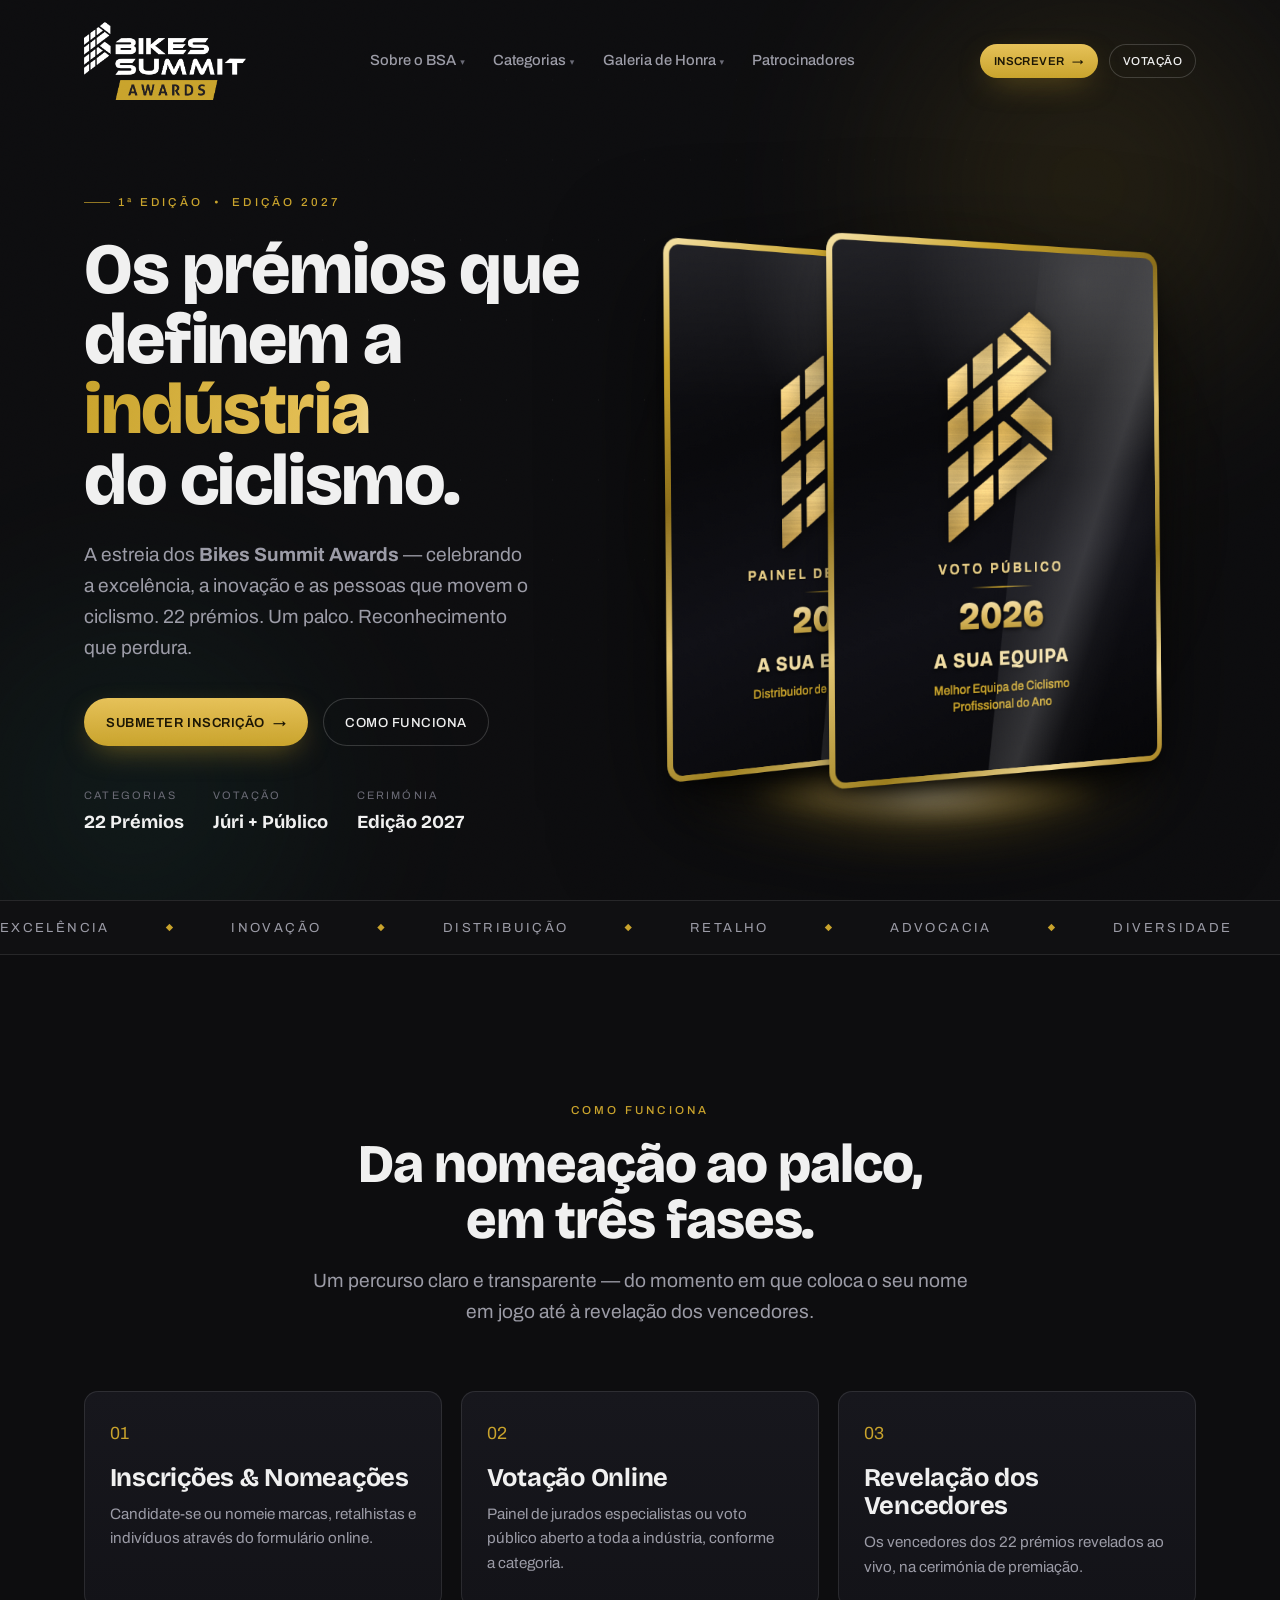
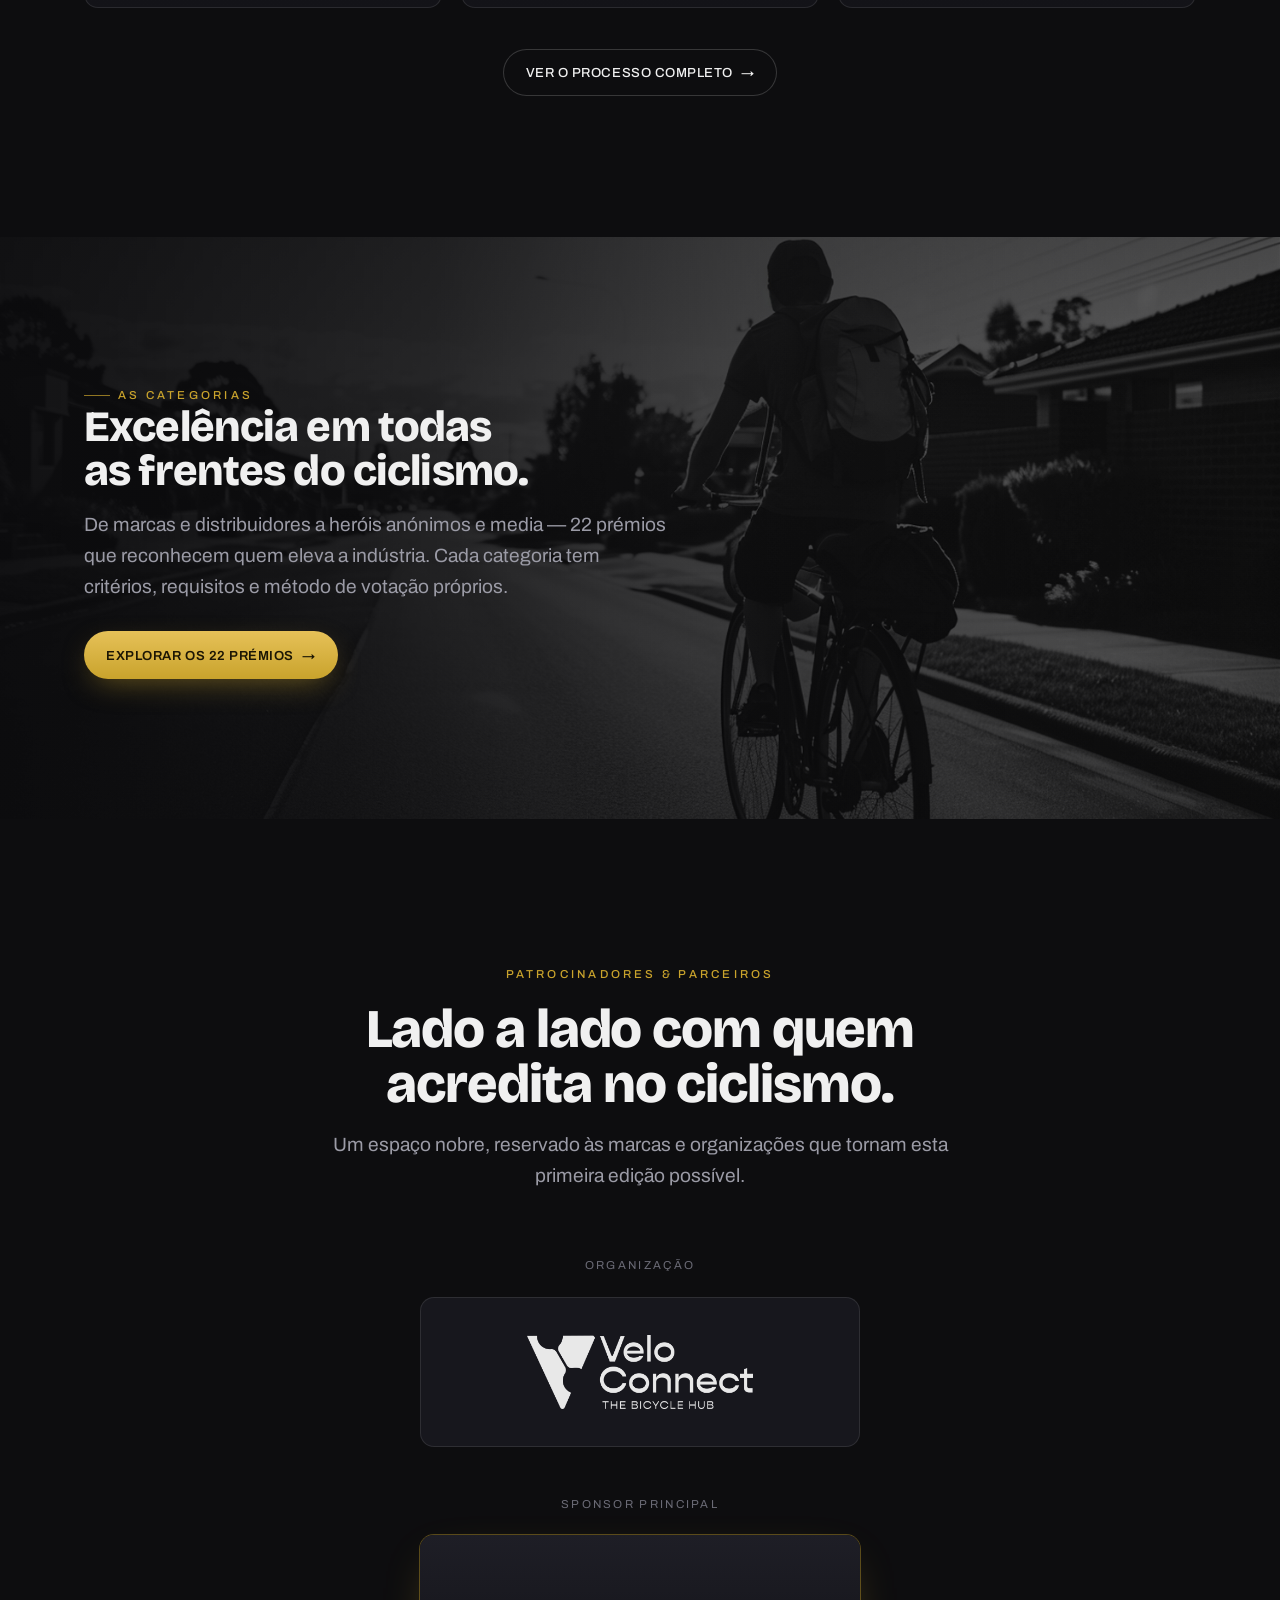
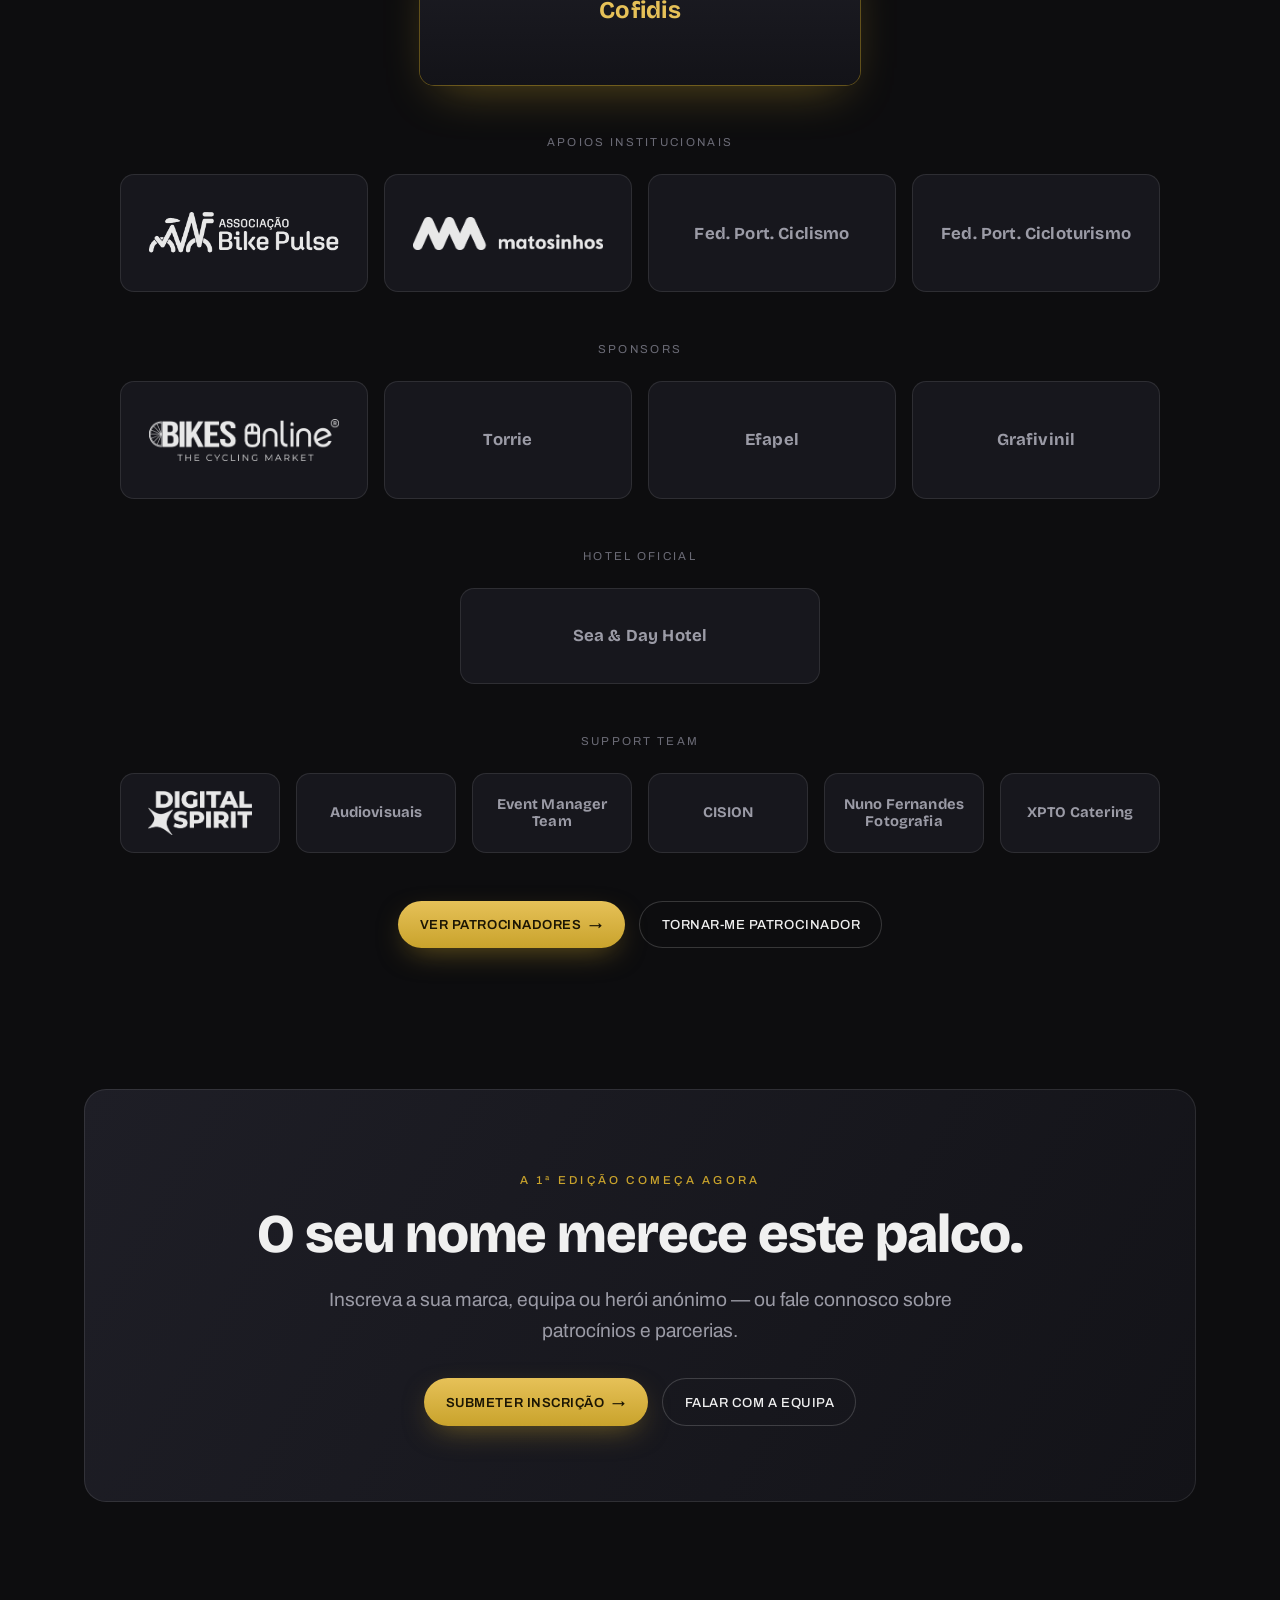
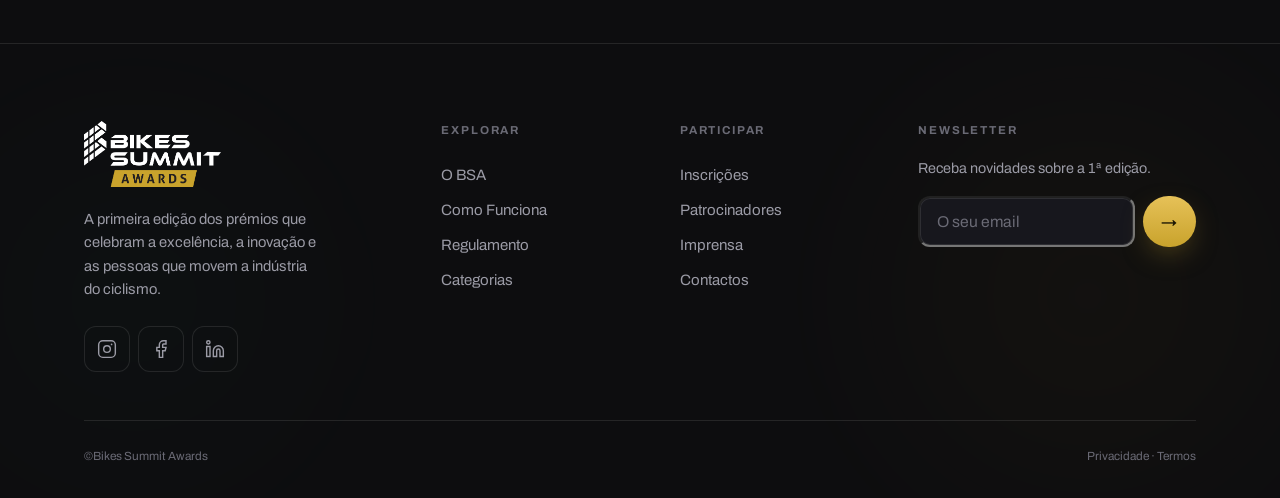
<file: index.html>
<!DOCTYPE html>
<html lang="pt-PT">
<head>
  <meta charset="UTF-8" />
  <meta name="viewport" content="width=device-width, initial-scale=1.0" />
  <title>Bikes Summit Awards — 1ª Edição | Os prémios da indústria do ciclismo</title>
  <meta name="description" content="Bikes Summit Awards: a primeira edição dos prémios que celebram a excelência, a inovação e o impacto na indústria do ciclismo. Inscrições, votação e cerimónia de premiação." />

  <!-- Tipografia (Elementor: Global Fonts) -->
  <link rel="preconnect" href="https://fonts.googleapis.com" />
  <link rel="preconnect" href="https://fonts.gstatic.com" crossorigin />
  <link href="https://fonts.googleapis.com/css2?family=Archivo:wght@400;500;600;700&family=Bricolage+Grotesque:opsz,wght@12..96,600;12..96,700;12..96,800&display=swap" rel="stylesheet" />
  <link rel="stylesheet" href="assets/css/style.css" />
</head>
<body>

<!-- ============================================================
     [ELEMENTOR] HEADER (Theme Builder → Header global)
     ============================================================ -->
<header class="bsa-header">
  <div class="bsa-container bsa-header__inner">
    <a class="bsa-logo" href="index.html" aria-label="Bikes Summit Awards — início">
      <img src="assets/img/logo-light.png" alt="Bikes Summit Awards" />
    </a>
    <nav class="bsa-nav" aria-label="Navegação principal">
      <div class="bsa-nav__item bsa-nav__item--sub">
        <span class="bsa-nav__link bsa-nav__link--static" tabindex="0" role="button" aria-haspopup="true">Sobre o BSA <span class="bsa-nav__caret" aria-hidden="true">▾</span></span>
        <div class="bsa-nav__sub">
          <a href="sobre.html">O BSA</a>
          <a href="como-funciona.html">Como Funciona</a>
          <a href="regulamento.html">Regulamento</a>
        </div>
      </div>
      <div class="bsa-nav__item bsa-nav__item--sub">
        <a class="bsa-nav__link" href="categorias.html">Categorias <span class="bsa-nav__caret" aria-hidden="true">▾</span></a>
        <div class="bsa-nav__sub">
          <a href="juri.html">Júri</a>
        </div>
      </div>
      <div class="bsa-nav__item bsa-nav__item--sub">
        <a class="bsa-nav__link" href="galeria-2027.html">Galeria de Honra <span class="bsa-nav__caret" aria-hidden="true">▾</span></a>
        <div class="bsa-nav__sub">
          <a href="galeria-2027.html">Vencedores 2027</a>
        </div>
      </div>
      <a class="bsa-nav__link" href="patrocinadores.html">Patrocinadores</a>
    </nav>
    <div class="bsa-header__cta">
      <a class="bsa-btn bsa-btn--gold bsa-btn--sm" href="inscricoes.html">Inscrever <span class="bsa-arrow" aria-hidden="true">→</span></a>
      <a class="bsa-btn bsa-btn--ghost bsa-btn--sm" href="votacao.html">Votação</a>
      <button class="bsa-burger" aria-label="Abrir menu" aria-expanded="false"><span></span><span></span><span></span></button>
    </div>
  </div>
</header>

<main>

<!-- ============================================================
     [ELEMENTOR] SECÇÃO: HERO
     ============================================================ -->
<section class="bsa-hero" id="inicio">
  <div class="bsa-mesh" aria-hidden="true"></div>
  <div class="bsa-iso" aria-hidden="true"></div>
  <div class="bsa-container bsa-hero__grid">
    <div class="bsa-hero__content">
      <span class="bsa-eyebrow">1ª Edição &nbsp;•&nbsp; Edição 2027</span>
      <h1 class="bsa-display bsa-hero__title">
        <span class="line"><span>Os prémios que</span></span>
        <span class="line"><span>definem a <span class="bsa-shine">indústria</span></span></span>
        <span class="line"><span>do ciclismo.</span></span>
      </h1>
      <p class="bsa-lead bsa-hero__lead">
        A estreia dos <strong>Bikes Summit Awards</strong> — celebrando a excelência, a inovação
        e as pessoas que movem o ciclismo. 22 prémios. Um palco. Reconhecimento que perdura.
      </p>
      <div class="bsa-hero__actions">
        <a class="bsa-btn bsa-btn--gold" href="inscricoes.html">Submeter inscrição <span class="bsa-arrow" aria-hidden="true">→</span></a>
        <a class="bsa-btn bsa-btn--ghost" href="como-funciona.html">Como funciona</a>
      </div>
      <div class="bsa-hero__meta">
        <div class="item"><span class="k">Categorias</span><span class="v">22 Prémios</span></div>
        <div class="item"><span class="k">Votação</span><span class="v">Júri + Público</span></div>
        <div class="item"><span class="k">Cerimónia</span><span class="v">Edição 2027</span></div>
      </div>
    </div>
    <div class="bsa-hero__visual">
      <span class="bsa-hero__glow" aria-hidden="true"></span>
      <img class="bsa-hero__trophy" src="assets/img/placas.png" alt="Placas dos Bikes Summit Awards" />
    </div>
  </div>
</section>

<!-- [ELEMENTOR] Tira marquee -->
<div class="bsa-marquee" aria-hidden="true">
  <div class="bsa-marquee__track">
    <span>Excelência</span><span>Inovação</span><span>Distribuição</span><span>Retalho</span><span>Advocacia</span><span>Diversidade</span><span>Comunidade</span>
    <span>Excelência</span><span>Inovação</span><span>Distribuição</span><span>Retalho</span><span>Advocacia</span><span>Diversidade</span><span>Comunidade</span>
  </div>
</div>

<!-- ============================================================
     [ELEMENTOR] TEASER: COMO FUNCIONA → como-funciona.html
     ============================================================ -->
<section class="bsa-section">
  <div class="bsa-container">
    <div class="bsa-section__head is-center" data-reveal>
      <span class="bsa-eyebrow is-center">Como Funciona</span>
      <h2 class="bsa-h2">Da nomeação ao palco,<br />em três fases.</h2>
      <p class="bsa-lead" style="margin-inline:auto">Um percurso claro e transparente — do momento em que coloca o seu nome em jogo até à revelação dos vencedores.</p>
    </div>
    <div class="bsa-teaser-steps">
      <article class="bsa-teaser-step" data-reveal data-reveal-delay="1"><span class="bsa-teaser-step__n">01</span><h3 class="bsa-h3">Inscrições &amp; Nomeações</h3><p>Candidate-se ou nomeie marcas, retalhistas e indivíduos através do formulário online.</p></article>
      <article class="bsa-teaser-step" data-reveal data-reveal-delay="2"><span class="bsa-teaser-step__n">02</span><h3 class="bsa-h3">Votação Online</h3><p>Painel de jurados especialistas ou voto público aberto a toda a indústria, conforme a categoria.</p></article>
      <article class="bsa-teaser-step" data-reveal data-reveal-delay="3"><span class="bsa-teaser-step__n">03</span><h3 class="bsa-h3">Revelação dos Vencedores</h3><p>Os vencedores dos 22 prémios revelados ao vivo, na cerimónia de premiação.</p></article>
    </div>
    <div class="bsa-center" style="margin-top:2.6rem" data-reveal>
      <a class="bsa-btn bsa-btn--ghost" href="como-funciona.html">Ver o processo completo <span class="bsa-arrow" aria-hidden="true">→</span></a>
    </div>
  </div>
</section>

<!-- ============================================================
     [ELEMENTOR] TEASER: CATEGORIAS → categorias.html
     ============================================================ -->
<section class="bsa-section bsa-cat-teaser-sec">
  <div class="bsa-cat-teaser-sec__overlay" aria-hidden="true"></div>
  <div class="bsa-container bsa-teaser-split" style="position:relative;z-index:2">
    <div data-reveal>
      <span class="bsa-eyebrow">As Categorias</span>
      <h2 class="bsa-h2 bsa-teaser-split__title" style="margin:0 0 1.1rem">Excelência em todas as frentes do ciclismo.</h2>
      <p class="bsa-lead">De marcas e distribuidores a heróis anónimos e media — 22 prémios que reconhecem quem eleva a indústria. Cada categoria tem critérios, requisitos e método de votação próprios.</p>
      <div class="bsa-hero__actions" style="margin-top:1.8rem">
        <a class="bsa-btn bsa-btn--gold" href="categorias.html">Explorar os 22 prémios <span class="bsa-arrow" aria-hidden="true">→</span></a>
      </div>
    </div>
  </div>
</section>

<!-- ============================================================
     [ELEMENTOR] TEASER: PATROCINADORES → patrocinadores.html
     ============================================================ -->
<section class="bsa-section">
  <div class="bsa-container">
    <div class="bsa-section__head is-center" data-reveal>
      <span class="bsa-eyebrow is-center">Patrocinadores &amp; Parceiros</span>
      <h2 class="bsa-h2">Lado a lado com quem<br />acredita no ciclismo.</h2>
      <p class="bsa-lead" style="margin-inline:auto">Um espaço nobre, reservado às marcas e organizações que tornam esta primeira edição possível.</p>
    </div>
    <!-- Hierarquia de marcas (simulação — logótipos a confirmar) -->
    <div class="bsa-spon-tier" data-reveal>
      <p class="bsa-spon-tier__label">Organização</p>
      <div class="bsa-spon-grid bsa-spon-grid--solo">
        <div class="bsa-spon bsa-spon--main"><img src="assets/img/sponsors/velo-connect.png" alt="Velo Connect" loading="lazy" /></div>
      </div>
    </div>
    <div class="bsa-spon-tier" data-reveal>
      <p class="bsa-spon-tier__label">Sponsor Principal</p>
      <div class="bsa-spon-grid bsa-spon-grid--solo">
        <div class="bsa-spon bsa-spon--main bsa-spon--principal">Cofidis</div>
      </div>
    </div>
    <div class="bsa-spon-tier" data-reveal>
      <p class="bsa-spon-tier__label">Apoios Institucionais</p>
      <div class="bsa-spon-grid bsa-spon-grid--row4">
        <div class="bsa-spon"><img src="assets/img/sponsors/abp.png" alt="Ass. Bike Pulse" loading="lazy" /></div>
        <div class="bsa-spon"><img src="assets/img/sponsors/cm-matosinhos.png" alt="CM Matosinhos" loading="lazy" /></div>
        <div class="bsa-spon">Fed. Port. Ciclismo</div>
        <div class="bsa-spon">Fed. Port. Cicloturismo</div>
      </div>
    </div>
    <div class="bsa-spon-tier" data-reveal>
      <p class="bsa-spon-tier__label">Sponsors</p>
      <div class="bsa-spon-grid bsa-spon-grid--row4">
        <div class="bsa-spon"><img src="assets/img/sponsors/bikes-online.png" alt="Bikes Online" loading="lazy" /></div>
        <div class="bsa-spon">Torrie</div>
        <div class="bsa-spon">Efapel</div>
        <div class="bsa-spon">Grafivinil</div>
      </div>
    </div>
    <div class="bsa-spon-tier" data-reveal>
      <p class="bsa-spon-tier__label">Hotel Oficial</p>
      <div class="bsa-spon-grid bsa-spon-grid--solo is-sm">
        <div class="bsa-spon">Sea &amp; Day Hotel</div>
      </div>
    </div>
    <div class="bsa-spon-tier" data-reveal>
      <p class="bsa-spon-tier__label">Support Team</p>
      <div class="bsa-spon-grid bsa-spon-grid--row6">
        <div class="bsa-spon bsa-spon--sm"><img src="assets/img/sponsors/digital-spirit.png" alt="Digital Spirit" loading="lazy" /></div>
        <div class="bsa-spon bsa-spon--sm">Audiovisuais</div>
        <div class="bsa-spon bsa-spon--sm">Event Manager Team</div>
        <div class="bsa-spon bsa-spon--sm">CISION</div>
        <div class="bsa-spon bsa-spon--sm">Nuno Fernandes Fotografia</div>
        <div class="bsa-spon bsa-spon--sm">XPTO Catering</div>
      </div>
    </div>
    <div class="bsa-center" style="margin-top:3rem;gap:.9rem;flex-wrap:wrap" data-reveal>
      <a class="bsa-btn bsa-btn--gold" href="patrocinadores.html">Ver patrocinadores <span class="bsa-arrow" aria-hidden="true">→</span></a>
      <a class="bsa-btn bsa-btn--ghost" href="contactos.html">Tornar-me patrocinador</a>
    </div>
  </div>
</section>

<!-- ============================================================
     [ELEMENTOR] CTA FINAL (Inscrições + Contactos)
     ============================================================ -->
<section class="bsa-section" style="padding-top:0">
  <div class="bsa-container">
    <div class="bsa-cta-banner" data-reveal>
      <div class="bsa-mesh" aria-hidden="true"></div>
      <span class="bsa-eyebrow is-center" style="justify-content:center">A 1ª Edição começa agora</span>
      <h2 class="bsa-h2">O seu nome merece este palco.</h2>
      <p class="bsa-lead" style="margin:0 auto 2rem">Inscreva a sua marca, equipa ou herói anónimo — ou fale connosco sobre patrocínios e parcerias.</p>
      <div class="bsa-flex" style="gap:.9rem;justify-content:center;flex-wrap:wrap">
        <a class="bsa-btn bsa-btn--gold" href="inscricoes.html">Submeter inscrição <span class="bsa-arrow" aria-hidden="true">→</span></a>
        <a class="bsa-btn bsa-btn--ghost" href="contactos.html">Falar com a equipa</a>
      </div>
    </div>
  </div>
</section>

</main>

<!-- ============================================================
     [ELEMENTOR] FOOTER (Theme Builder → Footer global)
     ============================================================ -->
<footer class="bsa-footer">
  <div class="bsa-mesh" aria-hidden="true" style="opacity:.3"></div>
  <div class="bsa-container" style="position:relative;z-index:2">
    <div class="bsa-footer__grid">
      <div class="bsa-footer__brand">
        <div class="bsa-footer__logo"><img src="assets/img/logo-light.png" alt="Bikes Summit Awards" /></div>
        <p>A primeira edição dos prémios que celebram a excelência, a inovação e as pessoas que movem a indústria do ciclismo.</p>
        <div class="bsa-social-row bsa-social-row--footer" aria-label="Redes sociais">
          <a class="bsa-social" href="https://instagram.com/" target="_blank" rel="noopener" aria-label="Instagram"><svg viewBox="0 0 24 24" fill="none" stroke="currentColor" stroke-width="1.7"><rect x="2" y="2" width="20" height="20" rx="5"/><circle cx="12" cy="12" r="4"/><circle cx="17.5" cy="6.5" r="1" fill="currentColor" stroke="none"/></svg></a>
          <a class="bsa-social" href="https://facebook.com/" target="_blank" rel="noopener" aria-label="Facebook"><svg viewBox="0 0 24 24" fill="none" stroke="currentColor" stroke-width="1.7"><path d="M18 2h-3a5 5 0 0 0-5 5v3H7v4h3v8h4v-8h3l1-4h-4V7a1 1 0 0 1 1-1h3z"/></svg></a>
          <a class="bsa-social" href="https://linkedin.com/" target="_blank" rel="noopener" aria-label="LinkedIn"><svg viewBox="0 0 24 24" fill="none" stroke="currentColor" stroke-width="1.7"><path d="M16 8a6 6 0 0 1 6 6v7h-4v-7a2 2 0 0 0-4 0v7h-4v-7a6 6 0 0 1 6-6Z"/><rect x="2" y="9" width="4" height="12"/><circle cx="4" cy="4" r="2"/></svg></a>
        </div>
      </div>
      <div class="bsa-footer__col">
        <h4>Explorar</h4>
        <a href="sobre.html">O BSA</a>
        <a href="como-funciona.html">Como Funciona</a>
        <a href="regulamento.html">Regulamento</a>
        <a href="categorias.html">Categorias</a>
      </div>
      <div class="bsa-footer__col">
        <h4>Participar</h4>
        <a href="inscricoes.html">Inscrições</a>
        
        <a href="patrocinadores.html">Patrocinadores</a>
        <a href="contactos.html">Imprensa</a>
        <a href="contactos.html">Contactos</a>
      </div>
      <div class="bsa-footer__col">
        <h4>Newsletter</h4>
        <p style="font-size:.9rem">Receba novidades sobre a 1ª edição.</p>
        <form class="bsa-newsletter" data-prototype>
          <input class="bsa-input" type="email" placeholder="O seu email" required aria-label="Email" />
          <button class="bsa-btn bsa-btn--gold bsa-btn--sm" type="submit" aria-label="Subscrever">→</button>
        </form>
      </div>
    </div>
    <div class="bsa-footer__bottom">
      <p>©Bikes Summit Awards</p>
      <p>Privacidade · Termos</p>
    </div>
  </div>
</footer>

<script src="assets/js/main.js"></script>
</body>
</html>
</file>
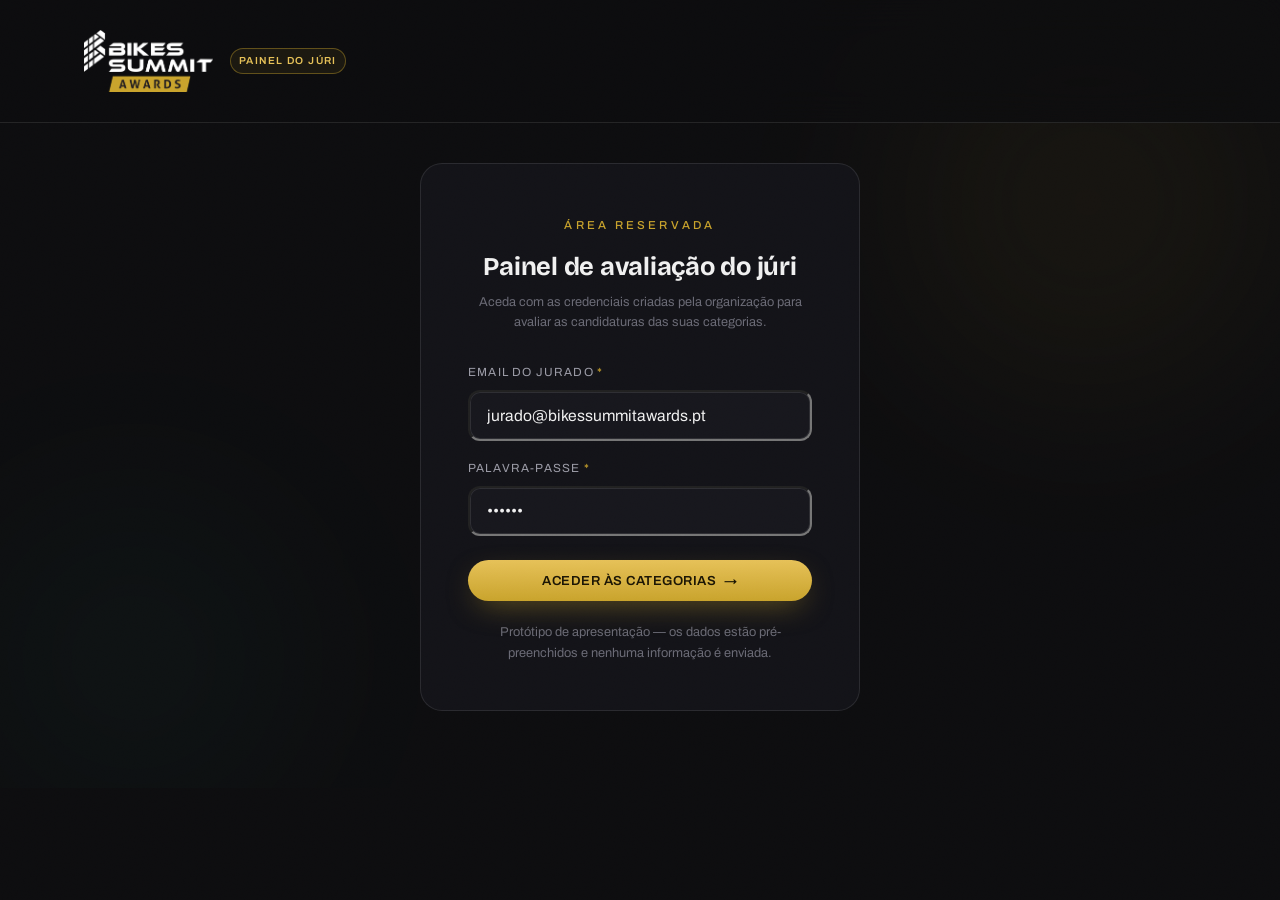
<file: jurado/index.html>
<!DOCTYPE html>
<html lang="pt-PT">
<head>
  <meta charset="UTF-8" />
  <meta name="viewport" content="width=device-width, initial-scale=1.0" />
  <meta name="robots" content="noindex, nofollow" />
  <title>Painel do Júri — Bikes Summit Awards</title>
  <meta name="description" content="Área reservada aos jurados dos Bikes Summit Awards. Avaliação das candidaturas por categoria." />
  <link rel="preconnect" href="https://fonts.googleapis.com" />
  <link rel="preconnect" href="https://fonts.gstatic.com" crossorigin />
  <link href="https://fonts.googleapis.com/css2?family=Archivo:wght@400;500;600;700&family=Bricolage+Grotesque:opsz,wght@12..96,600;12..96,700;12..96,800&display=swap" rel="stylesheet" />
  <link rel="stylesheet" href="../assets/css/style.css" />
  <link rel="stylesheet" href="panel.css" />
</head>
<body class="pnl-body">

<!-- [ELEMENTOR] HEADER — painel do júri (área reservada, sem navegação pública) -->
<header class="bsa-header bsa-header--panel">
  <div class="bsa-container bsa-header__inner">
    <a class="bsa-logo" href="../index.html" aria-label="Bikes Summit Awards — início">
      <img src="../assets/img/logo-light.png" alt="Bikes Summit Awards" />
    </a>
    <span class="pnl-tag">Painel do Júri</span>
    <div class="pnl-user" id="pnl-user" hidden>
      <span class="pnl-user__mail" id="pnl-mail">jurado@bikessummitawards.pt</span>
      <button class="bsa-btn bsa-btn--ghost bsa-btn--sm" type="button" id="pnl-logout">Sair</button>
    </div>
  </div>
</header>

<main class="pnl-main">
  <div class="bsa-mesh" aria-hidden="true"></div>

  <!-- =========================================================
       [ELEMENTOR] VISTA 1 — Autenticação
       ========================================================= -->
  <section class="pnl-view is-active" id="view-login">
    <div class="bsa-container pnl-login">
      <div class="bsa-form-card pnl-login__card">
        <span class="bsa-eyebrow is-center">Área reservada</span>
        <h1 class="bsa-h3 pnl-login__title">Painel de avaliação do júri</h1>
        <p class="bsa-hint pnl-login__sub">Aceda com as credenciais criadas pela organização para avaliar as candidaturas das suas categorias.</p>

        <form id="pnl-form" class="pnl-form" novalidate>
          <div class="bsa-field">
            <label class="bsa-label" for="pnl-email">Email do jurado <span class="req">*</span></label>
            <input class="bsa-input" id="pnl-email" type="email" value="jurado@bikessummitawards.pt" required />
          </div>
          <div class="bsa-field">
            <label class="bsa-label" for="pnl-pass">Palavra-passe <span class="req">*</span></label>
            <input class="bsa-input" id="pnl-pass" type="password" value="123456" required />
          </div>
          <button class="bsa-btn bsa-btn--gold bsa-btn--block" type="submit">
            Aceder às categorias <span class="bsa-arrow" aria-hidden="true">→</span>
          </button>
        </form>

        <p class="bsa-hint pnl-login__note">Protótipo de apresentação — os dados estão pré-preenchidos e nenhuma informação é enviada.</p>
      </div>
    </div>
  </section>

  <!-- =========================================================
       [ELEMENTOR] VISTA 2 — Categorias atribuídas
       ========================================================= -->
  <section class="pnl-view" id="view-cats">
    <div class="bsa-container">
      <div class="pnl-head">
        <div>
          <span class="bsa-eyebrow">As suas categorias</span>
          <h1 class="bsa-h2 pnl-head__title">Categorias em avaliação.</h1>
          <p class="bsa-lead pnl-head__lead">Analise a declaração de apoio de cada candidatura e aprove todos os indicados que cumpram os critérios da categoria. Não há número fixo de aprovações.</p>
        </div>
        <div class="pnl-progress" id="pnl-progress">
          <span class="pnl-progress__label">Progresso</span>
          <span class="pnl-progress__num"><b id="pnl-done">0</b> / <span id="pnl-total">6</span></span>
          <span class="pnl-progress__sub">categorias concluídas</span>
          <span class="pnl-progress__bar"><i id="pnl-bar"></i></span>
        </div>
      </div>

      <div class="pnl-grid" id="pnl-cats"><!-- cartões injetados por panel.js --></div>

      <p class="bsa-hint pnl-foot-note">Protótipo — categorias, candidatos e declarações são ilustrativos.</p>
    </div>
  </section>

  <!-- =========================================================
       [ELEMENTOR] VISTA 3 — Avaliação dos indicados
       ========================================================= -->
  <section class="pnl-view" id="view-noms">
    <div class="bsa-container">
      <button class="pnl-back" type="button" id="pnl-back">
        <span aria-hidden="true">←</span> Voltar às categorias
      </button>

      <div class="pnl-head pnl-head--tight">
        <div>
          <span class="bsa-badge" id="pnl-cat-badge">Painel de Jurados</span>
          <h1 class="bsa-h2 pnl-head__title" id="pnl-cat-title">Categoria</h1>
          <p class="bsa-lead pnl-head__lead" id="pnl-cat-desc"></p>
        </div>
        <div class="pnl-counter">
          <span class="pnl-counter__label">Aprovados</span>
          <span class="pnl-counter__num" id="pnl-approved">0</span>
          <span class="pnl-counter__sub">de <span id="pnl-nom-total">0</span> indicados</span>
        </div>
      </div>

      <div class="pnl-noms" id="pnl-noms"><!-- indicados injetados por panel.js --></div>

      <!-- [ELEMENTOR] Barra fixa — regra da categoria + declaração + submissão -->
      <div class="pnl-bar">
        <p class="pnl-bar__rule" id="pnl-rule"></p>
        <label class="pnl-declare">
          <input type="checkbox" id="pnl-declare" />
          <span>Confirmo que os candidatos que aprovei cumprem os critérios desta categoria e assumo a responsabilidade pelo meu voto.</span>
        </label>
        <button class="bsa-btn bsa-btn--gold" type="button" id="pnl-finish" disabled>
          Finalizar categoria <span class="bsa-arrow" aria-hidden="true">→</span>
        </button>
      </div>
    </div>
  </section>

</main>

<script src="panel.js"></script>
</body>
</html>
</file>
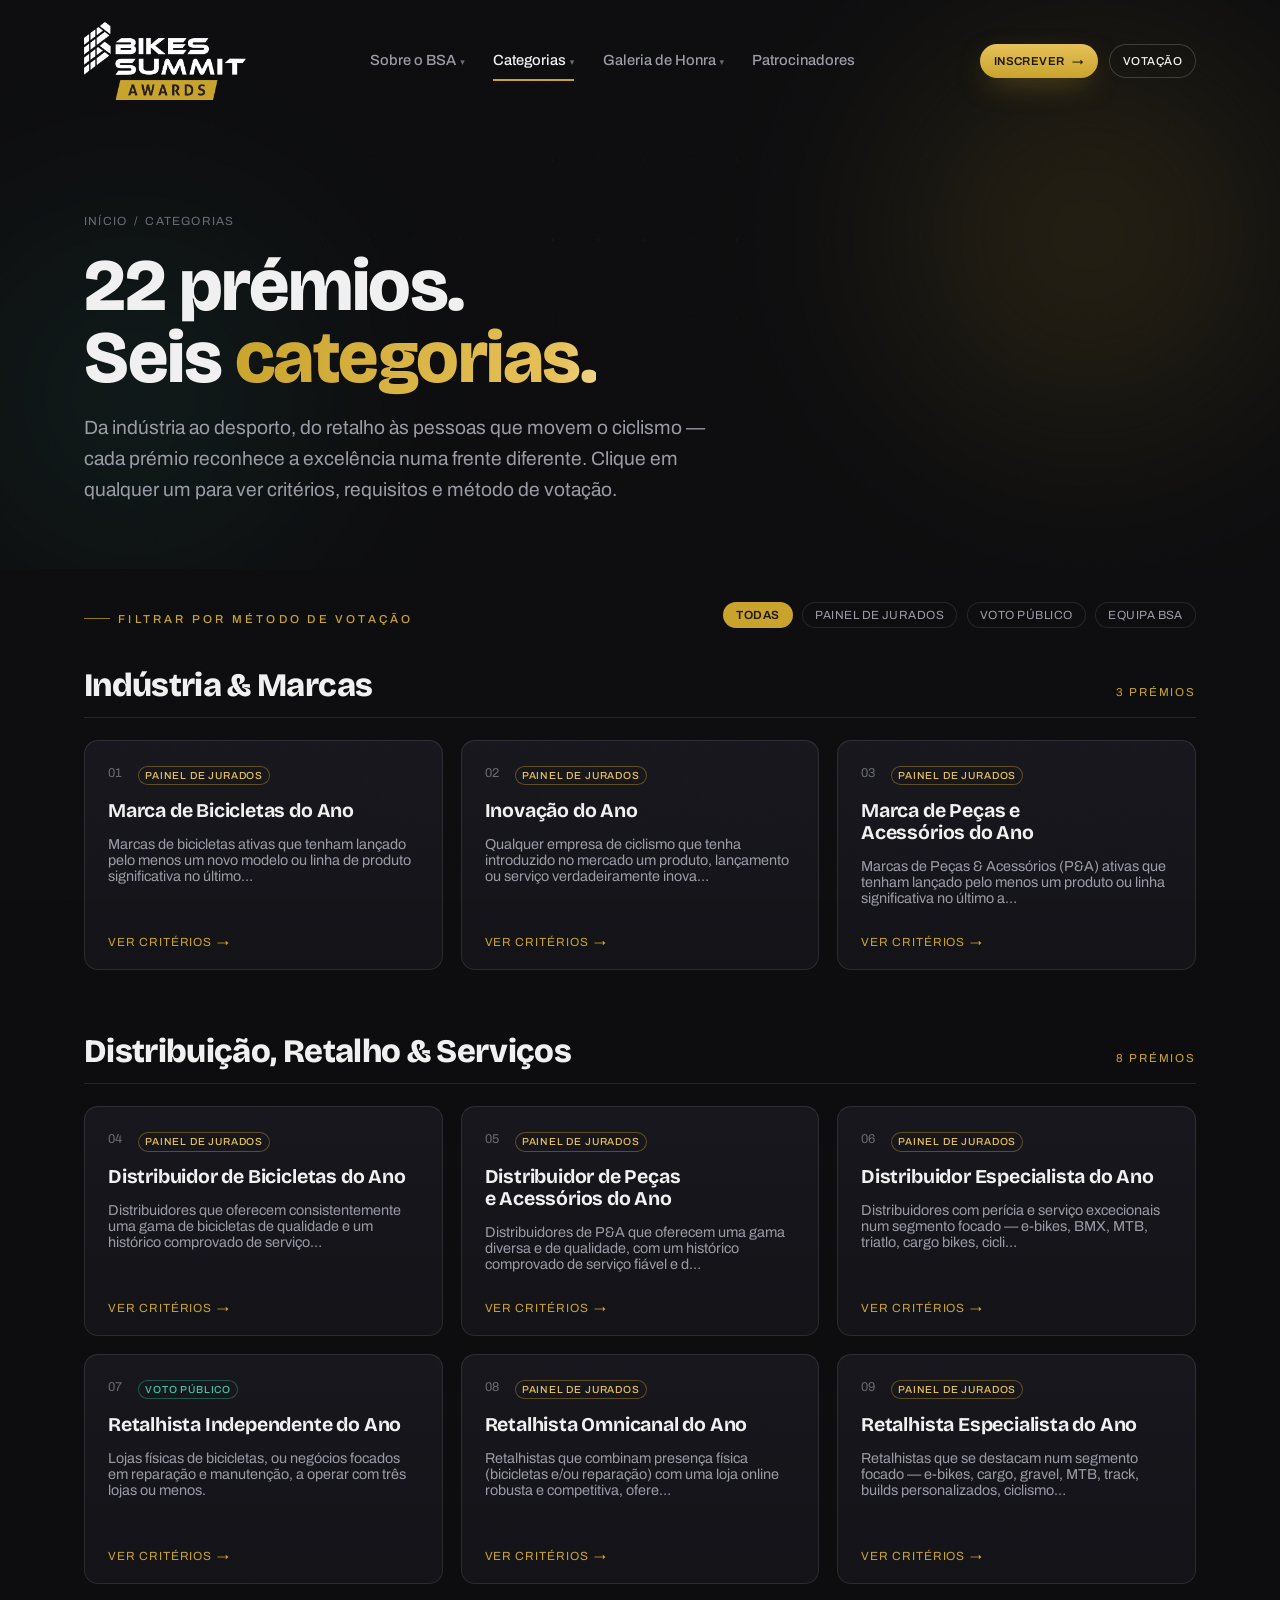
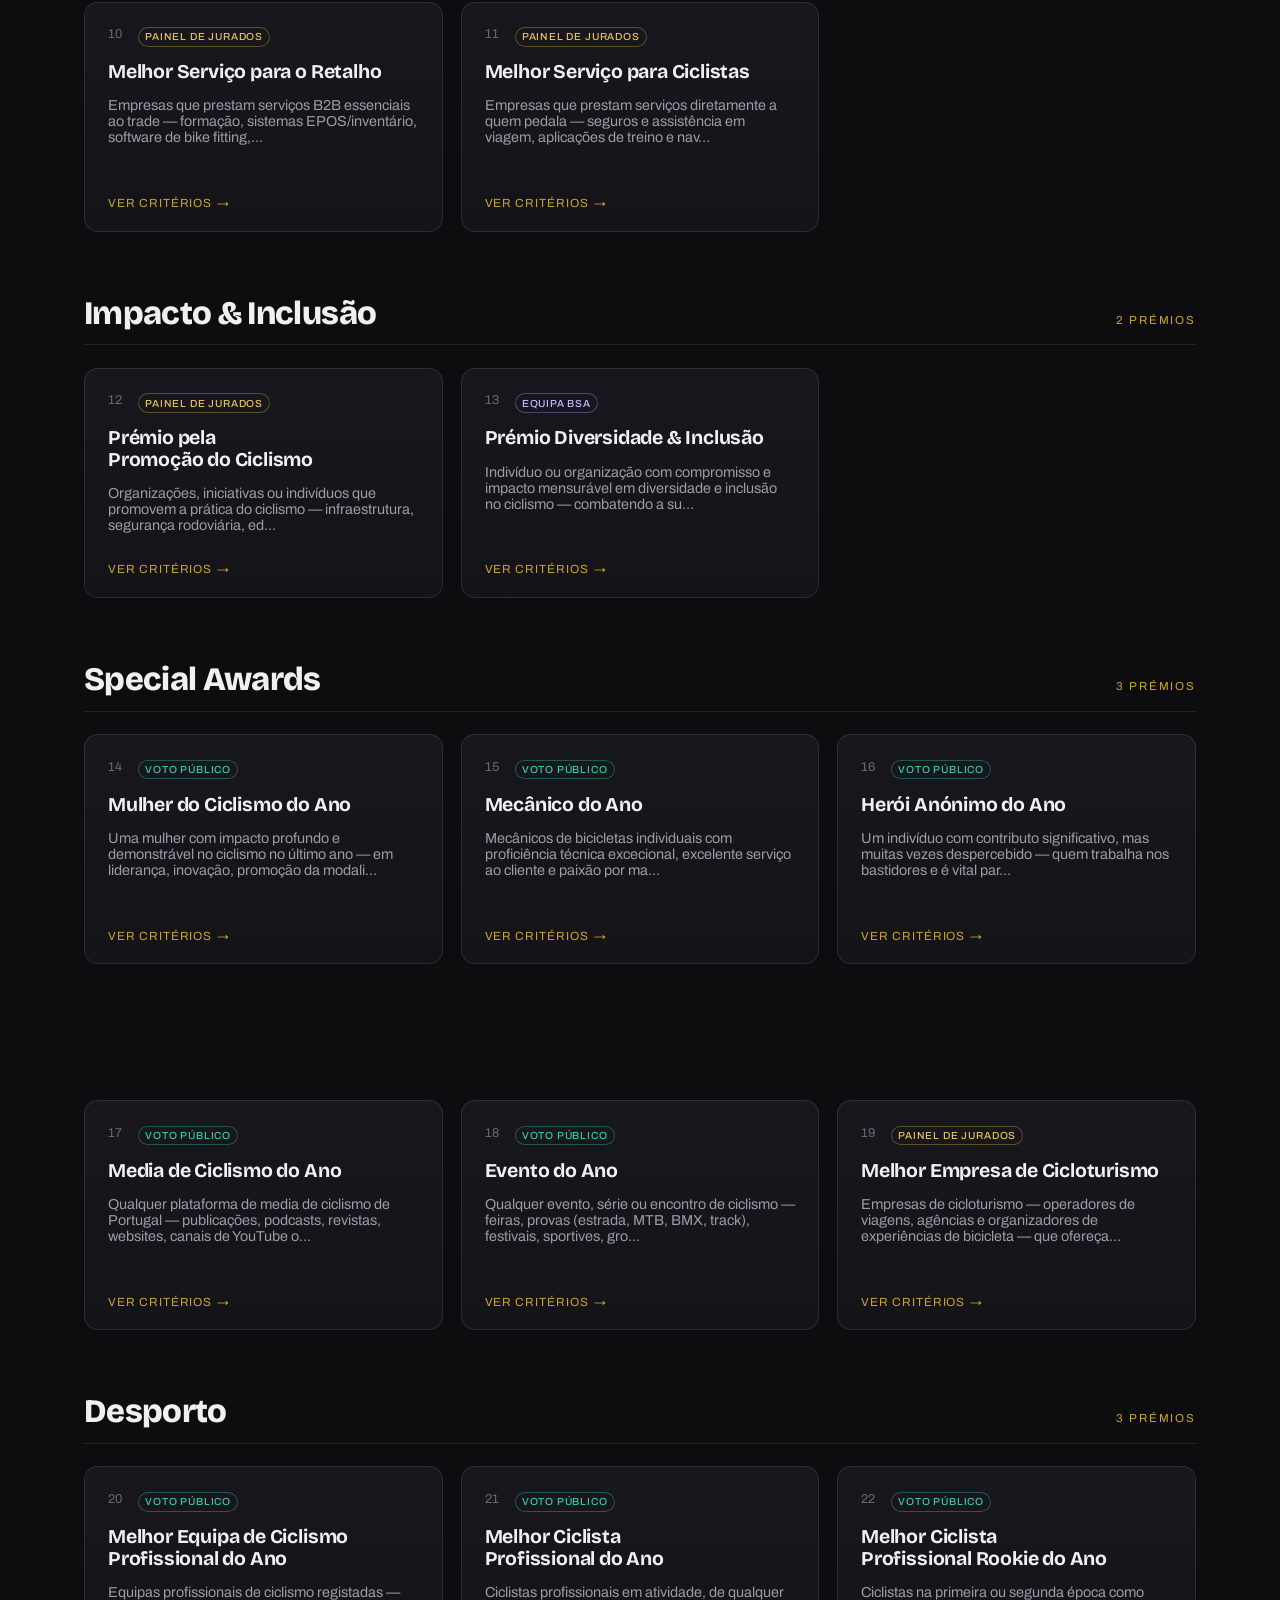
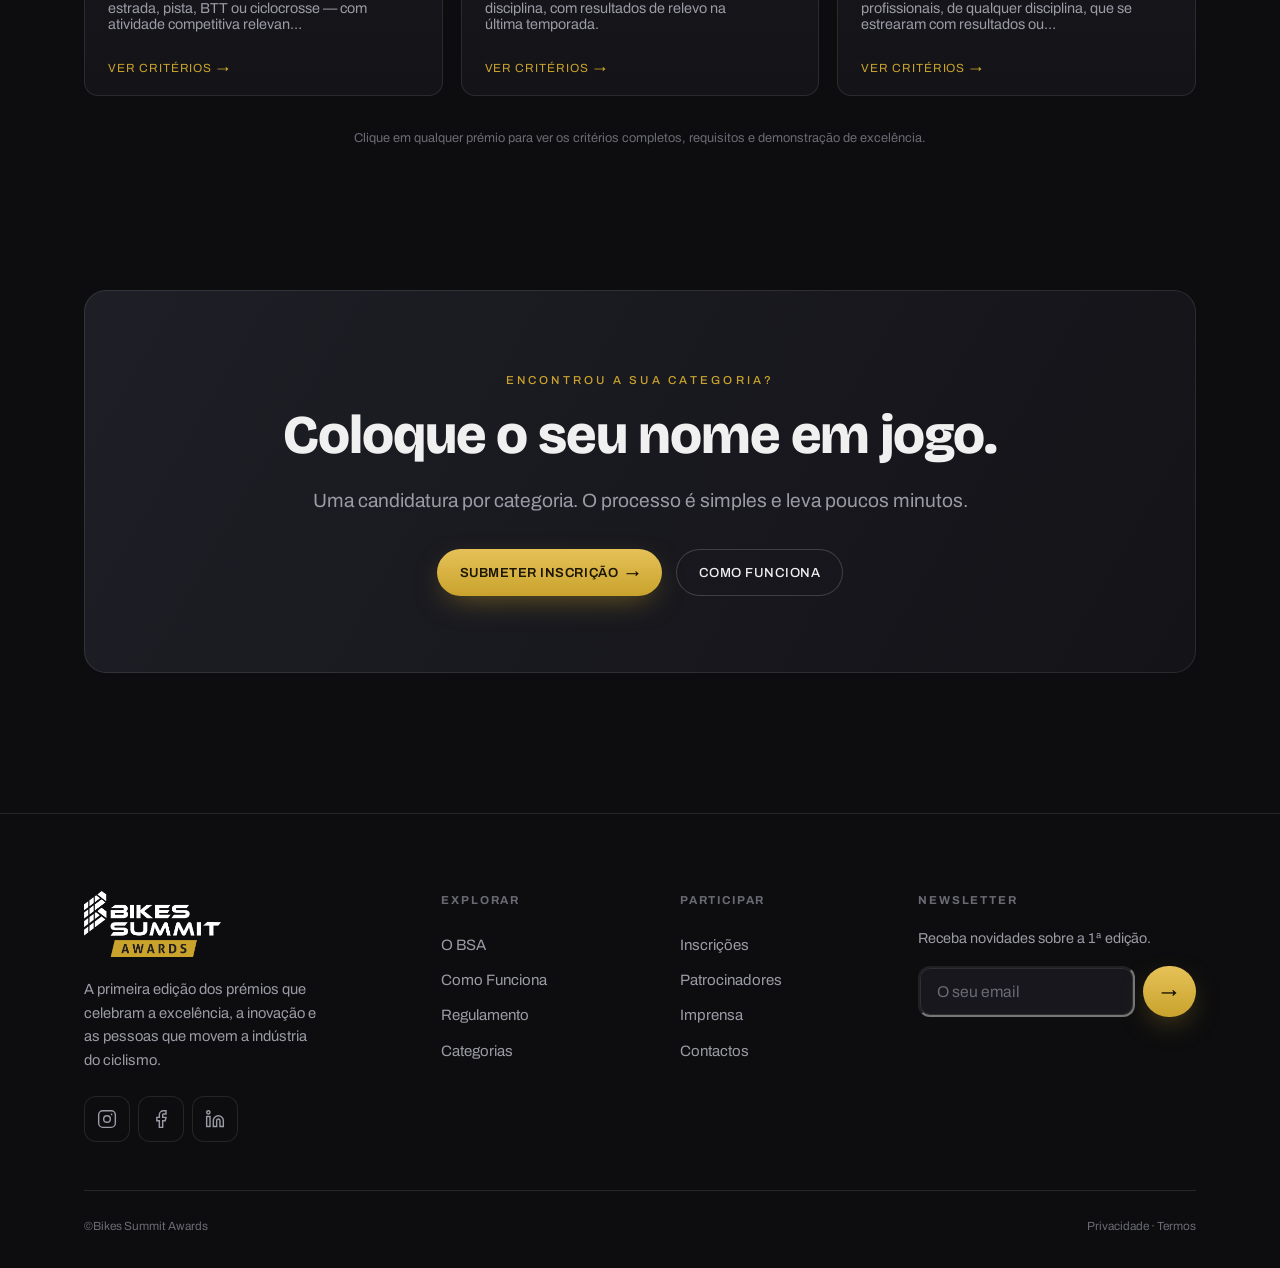
<file: categorias.html>
<!DOCTYPE html>
<html lang="pt-PT">
<head>
  <meta charset="UTF-8" />
  <meta name="viewport" content="width=device-width, initial-scale=1.0" />
  <title>Categorias — Bikes Summit Awards | 22 Prémios</title>
  <meta name="description" content="Os 22 prémios dos Bikes Summit Awards. Critérios, requisitos e método de votação de cada prémio da indústria do ciclismo." />
  <link rel="preconnect" href="https://fonts.googleapis.com" />
  <link rel="preconnect" href="https://fonts.gstatic.com" crossorigin />
  <link href="https://fonts.googleapis.com/css2?family=Archivo:wght@400;500;600;700&family=Bricolage+Grotesque:opsz,wght@12..96,600;12..96,700;12..96,800&display=swap" rel="stylesheet" />
  <link rel="stylesheet" href="assets/css/style.css" />
</head>
<body>

<!-- [ELEMENTOR] HEADER global -->
<header class="bsa-header">
  <div class="bsa-container bsa-header__inner">
    <a class="bsa-logo" href="index.html" aria-label="Bikes Summit Awards — início"><img src="assets/img/logo-light.png" alt="Bikes Summit Awards" /></a>
    <nav class="bsa-nav" aria-label="Navegação principal">
      <div class="bsa-nav__item bsa-nav__item--sub">
        <span class="bsa-nav__link bsa-nav__link--static" tabindex="0" role="button" aria-haspopup="true">Sobre o BSA <span class="bsa-nav__caret" aria-hidden="true">▾</span></span>
        <div class="bsa-nav__sub">
          <a href="sobre.html">O BSA</a>
          <a href="como-funciona.html">Como Funciona</a>
          <a href="regulamento.html">Regulamento</a>
        </div>
      </div>
      <div class="bsa-nav__item bsa-nav__item--sub">
        <a class="bsa-nav__link is-active" href="categorias.html">Categorias <span class="bsa-nav__caret" aria-hidden="true">▾</span></a>
        <div class="bsa-nav__sub">
          <a href="juri.html">Júri</a>
        </div>
      </div>
      <div class="bsa-nav__item bsa-nav__item--sub">
        <a class="bsa-nav__link" href="galeria-2027.html">Galeria de Honra <span class="bsa-nav__caret" aria-hidden="true">▾</span></a>
        <div class="bsa-nav__sub">
          <a href="galeria-2027.html">Vencedores 2027</a>
        </div>
      </div>
      <a class="bsa-nav__link" href="patrocinadores.html">Patrocinadores</a>
    </nav>
    <div class="bsa-header__cta">
      <a class="bsa-btn bsa-btn--gold bsa-btn--sm" href="inscricoes.html">Inscrever <span class="bsa-arrow" aria-hidden="true">→</span></a>
      <a class="bsa-btn bsa-btn--ghost bsa-btn--sm" href="votacao.html">Votação</a>
      <button class="bsa-burger" aria-label="Abrir menu" aria-expanded="false"><span></span><span></span><span></span></button>
    </div>
  </div>
</header>

<main>

<!-- [ELEMENTOR] PAGE HERO -->
<section class="bsa-page-hero">
  <div class="bsa-mesh" aria-hidden="true"></div>
  <div class="bsa-iso" aria-hidden="true"></div>
  <div class="bsa-container" style="position:relative;z-index:2">
    <nav class="bsa-breadcrumb" aria-label="Breadcrumb"><a href="index.html">Início</a> <span aria-hidden="true">/</span> Categorias</nav>
    <h1 class="bsa-display" style="font-size:clamp(2.4rem,6vw,4.6rem);margin:1.2rem 0 1.2rem">22 prémios.<br />Seis <span class="bsa-shine">categorias.</span></h1>
    <p class="bsa-lead">Da indústria ao desporto, do retalho às pessoas que movem o ciclismo — cada prémio reconhece a excelência numa frente diferente. Clique em qualquer um para ver critérios, requisitos e método de votação.</p>
  </div>
</section>

<!-- [ELEMENTOR] SECÇÃO: GRID DE CATEGORIAS (Loop Grid + Popup) -->
<section class="bsa-section" style="padding-top:clamp(1rem,3vw,2rem)">
  <div class="bsa-container">
    <div class="bsa-cat-head">
      <div class="bsa-section__head" style="margin-bottom:0" data-reveal>
        <span class="bsa-eyebrow">Filtrar por método de votação</span>
      </div>
      <div class="bsa-filters" data-reveal>
        <button class="bsa-chip is-active" data-filter="all">Todas</button>
        <button class="bsa-chip" data-filter="panel">Painel de Jurados</button>
        <button class="bsa-chip" data-filter="public">Voto Público</button>
        <button class="bsa-chip" data-filter="team">Equipa BSA</button>
      </div>
    </div>

    <div id="bsa-cat-grid">
      <!-- grupos de categorias + cartões dos prémios, injetados por main.js -->
    </div>

    <p class="bsa-hint" style="text-align:center;margin-top:2rem" data-reveal>Clique em qualquer prémio para ver os critérios completos, requisitos e demonstração de excelência.</p>
  </div>
</section>

<!-- [ELEMENTOR] CTA FINAL -->
<section class="bsa-section" style="padding-top:0">
  <div class="bsa-container">
    <div class="bsa-cta-banner" data-reveal>
      <div class="bsa-mesh" aria-hidden="true"></div>
      <span class="bsa-eyebrow is-center" style="justify-content:center">Encontrou a sua categoria?</span>
      <h2 class="bsa-h2">Coloque o seu nome em jogo.</h2>
      <p class="bsa-lead" style="margin:0 auto 2rem">Uma candidatura por categoria. O processo é simples e leva poucos minutos.</p>
      <div class="bsa-flex" style="gap:.9rem;justify-content:center;flex-wrap:wrap">
        <a class="bsa-btn bsa-btn--gold" href="inscricoes.html">Submeter inscrição <span class="bsa-arrow" aria-hidden="true">→</span></a>
        <a class="bsa-btn bsa-btn--ghost" href="como-funciona.html">Como funciona</a>
      </div>
    </div>
  </div>
</section>

</main>

<!-- [ELEMENTOR] FOOTER global -->
<footer class="bsa-footer">
  <div class="bsa-container">
    <div class="bsa-footer__grid">
      <div class="bsa-footer__brand">
        <div class="bsa-footer__logo"><img src="assets/img/logo-light.png" alt="Bikes Summit Awards" /></div>
        <p>A primeira edição dos prémios que celebram a excelência, a inovação e as pessoas que movem a indústria do ciclismo.</p>
        <div class="bsa-social-row bsa-social-row--footer" aria-label="Redes sociais">
          <a class="bsa-social" href="https://instagram.com/" target="_blank" rel="noopener" aria-label="Instagram"><svg viewBox="0 0 24 24" fill="none" stroke="currentColor" stroke-width="1.7"><rect x="2" y="2" width="20" height="20" rx="5"/><circle cx="12" cy="12" r="4"/><circle cx="17.5" cy="6.5" r="1" fill="currentColor" stroke="none"/></svg></a>
          <a class="bsa-social" href="https://facebook.com/" target="_blank" rel="noopener" aria-label="Facebook"><svg viewBox="0 0 24 24" fill="none" stroke="currentColor" stroke-width="1.7"><path d="M18 2h-3a5 5 0 0 0-5 5v3H7v4h3v8h4v-8h3l1-4h-4V7a1 1 0 0 1 1-1h3z"/></svg></a>
          <a class="bsa-social" href="https://linkedin.com/" target="_blank" rel="noopener" aria-label="LinkedIn"><svg viewBox="0 0 24 24" fill="none" stroke="currentColor" stroke-width="1.7"><path d="M16 8a6 6 0 0 1 6 6v7h-4v-7a2 2 0 0 0-4 0v7h-4v-7a6 6 0 0 1 6-6Z"/><rect x="2" y="9" width="4" height="12"/><circle cx="4" cy="4" r="2"/></svg></a>
        </div>
      </div>
      <div class="bsa-footer__col"><h4>Explorar</h4><a href="sobre.html">O BSA</a><a href="como-funciona.html">Como Funciona</a><a href="regulamento.html">Regulamento</a><a href="categorias.html">Categorias</a></div>
      <div class="bsa-footer__col"><h4>Participar</h4><a href="inscricoes.html">Inscrições</a><a href="patrocinadores.html">Patrocinadores</a><a href="contactos.html">Imprensa</a><a href="contactos.html">Contactos</a></div>
      <div class="bsa-footer__col"><h4>Newsletter</h4><p style="font-size:.9rem">Receba novidades sobre a 1ª edição.</p><form class="bsa-newsletter" data-prototype><input class="bsa-input" type="email" placeholder="O seu email" required aria-label="Email" /><button class="bsa-btn bsa-btn--gold bsa-btn--sm" type="submit" aria-label="Subscrever">→</button></form></div>
    </div>
    <div class="bsa-footer__bottom"><p>©Bikes Summit Awards</p><p>Privacidade · Termos</p></div>
  </div>
</footer>

<!-- [ELEMENTOR] POPUP: detalhe da categoria (modal centrado) -->
<div class="bsa-modal" id="bsa-modal" aria-hidden="true" role="dialog" aria-modal="true" aria-labelledby="bsa-modal-title">
  <div class="bsa-modal__overlay" data-close></div>
  <div class="bsa-modal__panel">
    <button class="bsa-modal__close" data-close aria-label="Fechar"><svg viewBox="0 0 24 24" width="20" height="20" fill="none" stroke="currentColor" stroke-width="2"><path d="M18 6 6 18M6 6l12 12"/></svg></button>
    <div id="bsa-modal-body"></div>
  </div>
</div>

<script src="assets/js/main.js"></script>
</body>
</html>
</file>
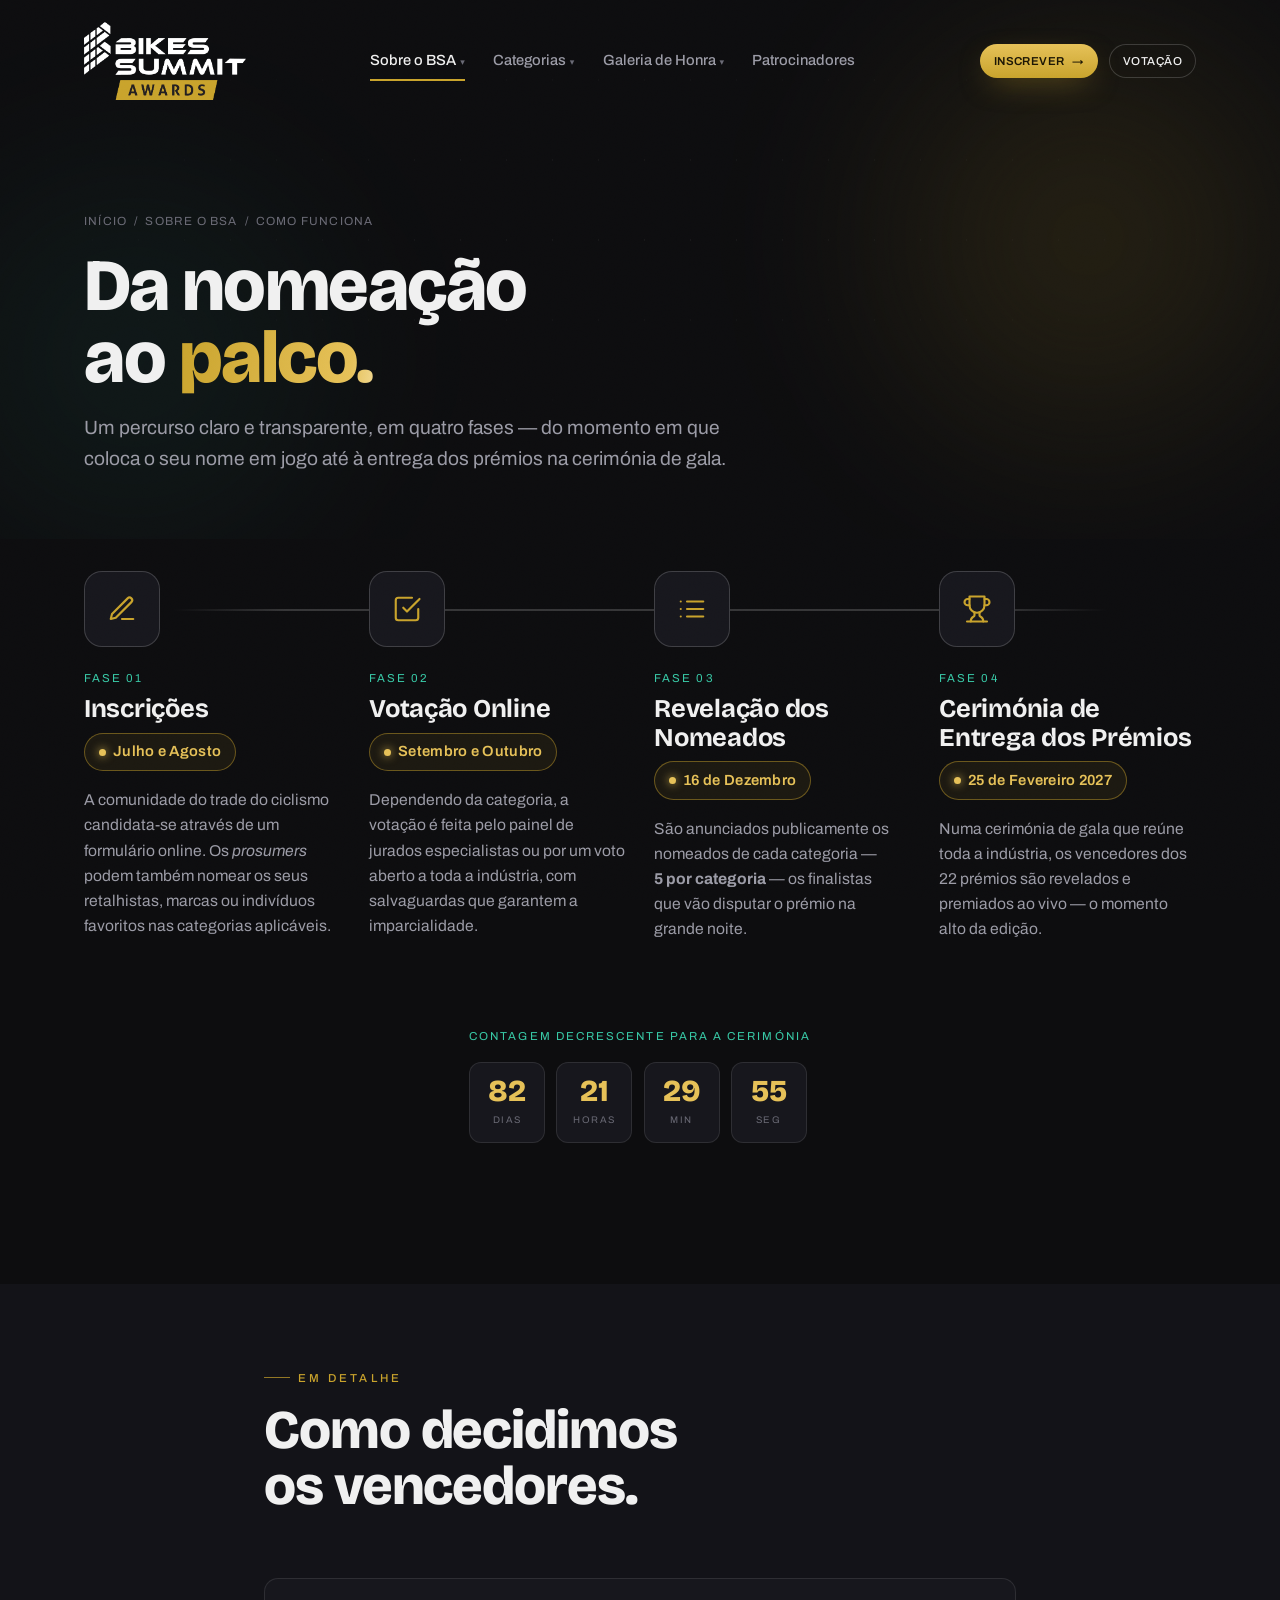
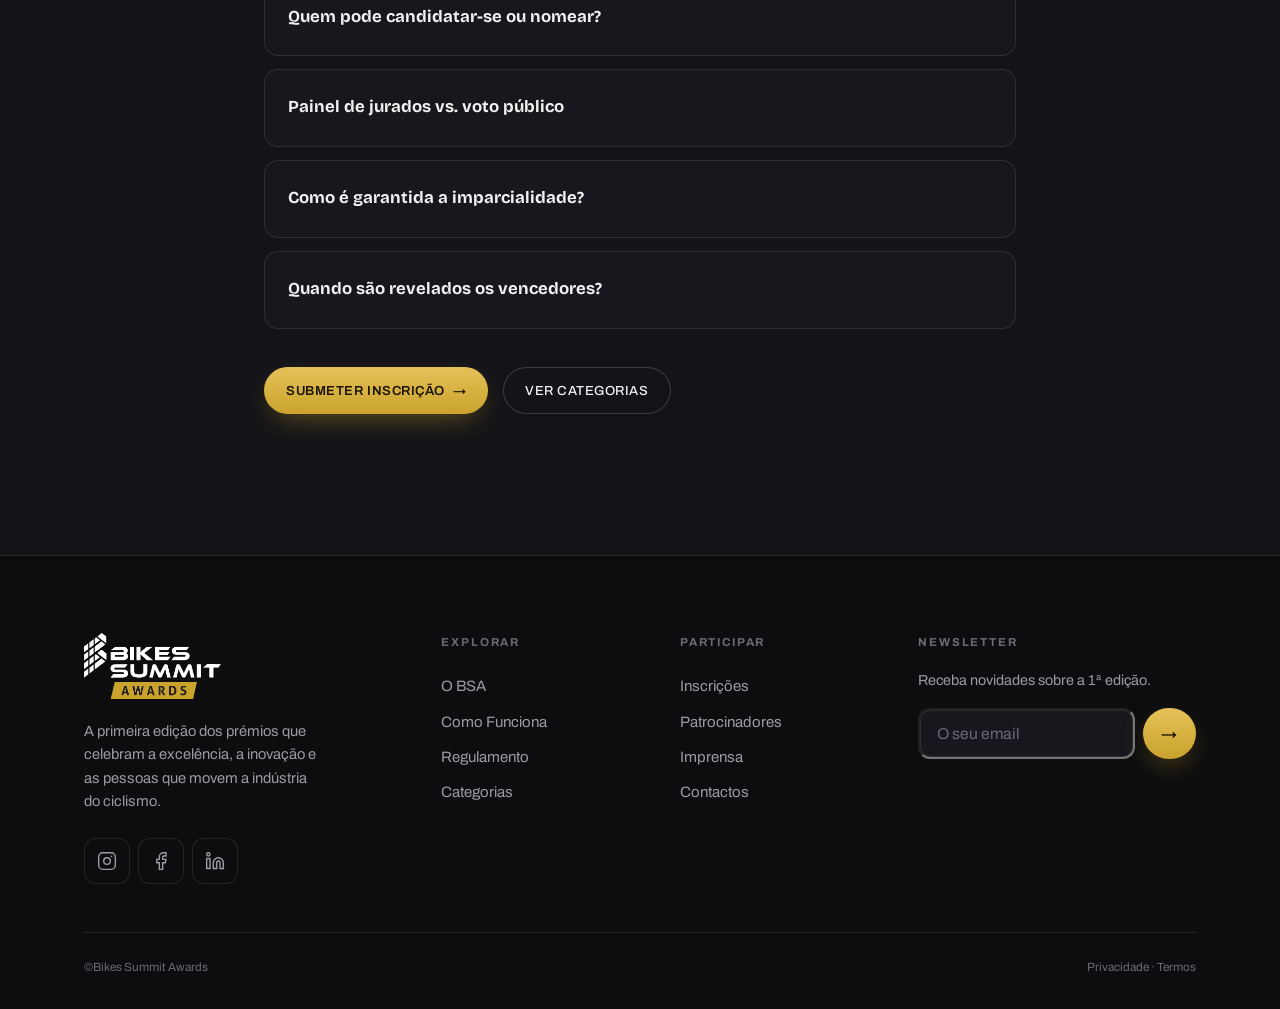
<file: como-funciona.html>
<!DOCTYPE html>
<html lang="pt-PT">
<head>
  <meta charset="UTF-8" />
  <meta name="viewport" content="width=device-width, initial-scale=1.0" />
  <title>Como Funciona — Bikes Summit Awards | 1ª Edição</title>
  <meta name="description" content="O processo dos Bikes Summit Awards em três fases: Inscrições & Nomeações, Votação Online e Revelação dos Vencedores." />
  <link rel="preconnect" href="https://fonts.googleapis.com" />
  <link rel="preconnect" href="https://fonts.gstatic.com" crossorigin />
  <link href="https://fonts.googleapis.com/css2?family=Archivo:wght@400;500;600;700&family=Bricolage+Grotesque:opsz,wght@12..96,600;12..96,700;12..96,800&display=swap" rel="stylesheet" />
  <link rel="stylesheet" href="assets/css/style.css" />
</head>
<body>

<!-- [ELEMENTOR] HEADER global -->
<header class="bsa-header">
  <div class="bsa-container bsa-header__inner">
    <a class="bsa-logo" href="index.html" aria-label="Bikes Summit Awards — início"><img src="assets/img/logo-light.png" alt="Bikes Summit Awards" /></a>
    <nav class="bsa-nav" aria-label="Navegação principal">
      <div class="bsa-nav__item bsa-nav__item--sub">
        <span class="bsa-nav__link bsa-nav__link--static is-active" tabindex="0" role="button" aria-haspopup="true">Sobre o BSA <span class="bsa-nav__caret" aria-hidden="true">▾</span></span>
        <div class="bsa-nav__sub">
          <a href="sobre.html">O BSA</a>
          <a href="como-funciona.html">Como Funciona</a>
          <a href="regulamento.html">Regulamento</a>
        </div>
      </div>
      <div class="bsa-nav__item bsa-nav__item--sub">
        <a class="bsa-nav__link" href="categorias.html">Categorias <span class="bsa-nav__caret" aria-hidden="true">▾</span></a>
        <div class="bsa-nav__sub">
          <a href="juri.html">Júri</a>
        </div>
      </div>
      <div class="bsa-nav__item bsa-nav__item--sub">
        <a class="bsa-nav__link" href="galeria-2027.html">Galeria de Honra <span class="bsa-nav__caret" aria-hidden="true">▾</span></a>
        <div class="bsa-nav__sub">
          <a href="galeria-2027.html">Vencedores 2027</a>
        </div>
      </div>
      <a class="bsa-nav__link" href="patrocinadores.html">Patrocinadores</a>
    </nav>
    <div class="bsa-header__cta">
      <a class="bsa-btn bsa-btn--gold bsa-btn--sm" href="inscricoes.html">Inscrever <span class="bsa-arrow" aria-hidden="true">→</span></a>
      <a class="bsa-btn bsa-btn--ghost bsa-btn--sm" href="votacao.html">Votação</a>
      <button class="bsa-burger" aria-label="Abrir menu" aria-expanded="false"><span></span><span></span><span></span></button>
    </div>
  </div>
</header>

<main>

<!-- [ELEMENTOR] PAGE HERO -->
<section class="bsa-page-hero">
  <div class="bsa-mesh" aria-hidden="true"></div>
  <div class="bsa-iso" aria-hidden="true"></div>
  <div class="bsa-container" style="position:relative;z-index:2">
    <nav class="bsa-breadcrumb" aria-label="Breadcrumb"><a href="index.html">Início</a> <span aria-hidden="true">/</span> Sobre o BSA <span aria-hidden="true">/</span> Como Funciona</nav>
    <h1 class="bsa-display" style="font-size:clamp(2.4rem,6vw,4.6rem);margin:1.2rem 0 1.2rem">Da nomeação<br />ao <span class="bsa-shine">palco.</span></h1>
    <p class="bsa-lead">Um percurso claro e transparente, em quatro fases — do momento em que coloca o seu nome em jogo até à entrega dos prémios na cerimónia de gala.</p>
  </div>
</section>

<!-- [ELEMENTOR] SECÇÃO: TIMELINE -->
<section class="bsa-section" style="padding-top:clamp(1rem,3vw,2rem)">
  <div class="bsa-container">
    <div class="bsa-timeline">
      <article class="bsa-step" data-reveal data-reveal-delay="1">
        <div class="bsa-step__node"><svg viewBox="0 0 24 24" fill="none" stroke="currentColor" stroke-width="1.7" stroke-linecap="round" stroke-linejoin="round"><path d="M12 20h9"/><path d="M16.5 3.5a2.12 2.12 0 0 1 3 3L7 19l-4 1 1-4Z"/></svg></div>
        <p class="bsa-step__phase">Fase 01</p>
        <h3 class="bsa-h3 bsa-step__title">Inscrições</h3>
        <span class="bsa-step__date">Julho e Agosto</span>
        <p class="bsa-step__text">A comunidade do trade do ciclismo candidata-se através de um formulário online. Os <em>prosumers</em> podem também nomear os seus retalhistas, marcas ou indivíduos favoritos nas categorias aplicáveis.</p>
      </article>
      <article class="bsa-step" data-reveal data-reveal-delay="2">
        <div class="bsa-step__node"><svg viewBox="0 0 24 24" fill="none" stroke="currentColor" stroke-width="1.7" stroke-linecap="round" stroke-linejoin="round"><path d="m9 11 3 3L22 4"/><path d="M21 12v7a2 2 0 0 1-2 2H5a2 2 0 0 1-2-2V5a2 2 0 0 1 2-2h11"/></svg></div>
        <p class="bsa-step__phase">Fase 02</p>
        <h3 class="bsa-h3 bsa-step__title">Votação Online</h3>
        <span class="bsa-step__date">Setembro e Outubro</span>
        <p class="bsa-step__text">Dependendo da categoria, a votação é feita pelo painel de jurados especialistas ou por um voto aberto a toda a indústria, com salvaguardas que garantem a imparcialidade.</p>
      </article>
      <article class="bsa-step" data-reveal data-reveal-delay="3">
        <div class="bsa-step__node"><svg viewBox="0 0 24 24" fill="none" stroke="currentColor" stroke-width="1.7" stroke-linecap="round" stroke-linejoin="round"><path d="M8 6h13"/><path d="M8 12h13"/><path d="M8 18h13"/><path d="M3 6h.01"/><path d="M3 12h.01"/><path d="M3 18h.01"/></svg></div>
        <p class="bsa-step__phase">Fase 03</p>
        <h3 class="bsa-h3 bsa-step__title">Revelação dos Nomeados</h3>
        <span class="bsa-step__date">16 de Dezembro</span>
        <p class="bsa-step__text">São anunciados publicamente os nomeados de cada categoria — <strong>5 por categoria</strong> — os finalistas que vão disputar o prémio na grande noite.</p>
      </article>
      <article class="bsa-step" data-reveal data-reveal-delay="4">
        <div class="bsa-step__node"><svg viewBox="0 0 24 24" fill="none" stroke="currentColor" stroke-width="1.7" stroke-linecap="round" stroke-linejoin="round"><path d="M6 9H4.5a2.5 2.5 0 0 1 0-5H6"/><path d="M18 9h1.5a2.5 2.5 0 0 0 0-5H18"/><path d="M4 22h16"/><path d="M10 14.66V17c0 .55-.47.98-.97 1.21C7.85 18.75 7 20.24 7 22"/><path d="M14 14.66V17c0 .55.47.98.97 1.21C16.15 18.75 17 20.24 17 22"/><path d="M18 2H6v7a6 6 0 0 0 12 0V2Z"/></svg></div>
        <p class="bsa-step__phase">Fase 04</p>
        <h3 class="bsa-h3 bsa-step__title">Cerimónia de Entrega dos Prémios</h3>
        <span class="bsa-step__date">25 de Fevereiro 2027</span>
        <p class="bsa-step__text">Numa cerimónia de gala que reúne toda a indústria, os vencedores dos 22 prémios são revelados e premiados ao vivo — o momento alto da edição.</p>
      </article>
    </div>

    <div class="bsa-flex" style="justify-content:center;margin-top:clamp(2.5rem,5vw,4rem)" data-reveal>
      <div style="text-align:center">
        <p class="bsa-step__phase" style="margin-bottom:1rem">Contagem decrescente para a cerimónia</p>
        <div class="bsa-countdown" id="bsa-countdown" data-target="2027-02-25T19:00:00"></div>
      </div>
    </div>
  </div>
</section>

<!-- [ELEMENTOR] SECÇÃO: DETALHE DO PROCESSO -->
<section class="bsa-section" style="background:var(--bsa-bg-soft);padding-top:clamp(2.5rem,6vw,5rem)">
  <div class="bsa-container" style="max-width:880px">
    <div class="bsa-section__head" data-reveal>
      <span class="bsa-eyebrow">Em detalhe</span>
      <h2 class="bsa-h2" style="margin-top:1rem">Como decidimos os vencedores.</h2>
    </div>
    <div class="bsa-grid" style="gap:.8rem">
      <details class="bsa-rule" data-reveal style="cursor:pointer"><summary style="font-family:var(--bsa-font-display);font-weight:700;font-size:1.05rem;list-style:none">Quem pode candidatar-se ou nomear?</summary><p style="margin-top:.8rem">Membros da comunidade do trade podem candidatar-se a si próprios. Os prosumers podem nomear marcas, retalhistas ou indivíduos nas categorias relevantes. Cada entrada é revista para garantir que cumpre os critérios.</p></details>
      <details class="bsa-rule" data-reveal style="cursor:pointer"><summary style="font-family:var(--bsa-font-display);font-weight:700;font-size:1.05rem;list-style:none">Painel de jurados vs. voto público</summary><p style="margin-top:.8rem">A maioria dos prémios — como as marcas e os distribuidores do ano — é decidida pelo painel de jurados, com vasta experiência na indústria. Outras categorias, como Mulher do Ano e IBD do Ano, abrem a votação a toda a indústria através de um formulário online.</p></details>
      <details class="bsa-rule" data-reveal style="cursor:pointer"><summary style="font-family:var(--bsa-font-display);font-weight:700;font-size:1.05rem;list-style:none">Como é garantida a imparcialidade?</summary><p style="margin-top:.8rem">Os jurados abstêm-se de votar em qualquer categoria ligada à sua própria organização. Votam através de um formulário próprio, indicando o vencedor preferido e justificando a escolha.</p></details>
      <details class="bsa-rule" data-reveal style="cursor:pointer"><summary style="font-family:var(--bsa-font-display);font-weight:700;font-size:1.05rem;list-style:none">Quando são revelados os vencedores?</summary><p style="margin-top:.8rem">Os vencedores são anunciados ao vivo na cerimónia de premiação da 1ª edição. A data e o local serão comunicados em breve — subscreva a newsletter para ser o primeiro a saber.</p></details>
    </div>
    <div class="bsa-flex" style="gap:.9rem;flex-wrap:wrap;margin-top:2.4rem" data-reveal>
      <a class="bsa-btn bsa-btn--gold" href="inscricoes.html">Submeter inscrição <span class="bsa-arrow" aria-hidden="true">→</span></a>
      <a class="bsa-btn bsa-btn--ghost" href="categorias.html">Ver categorias</a>
    </div>
  </div>
</section>

</main>

<!-- [ELEMENTOR] FOOTER global -->
<footer class="bsa-footer">
  <div class="bsa-container">
    <div class="bsa-footer__grid">
      <div class="bsa-footer__brand">
        <div class="bsa-footer__logo"><img src="assets/img/logo-light.png" alt="Bikes Summit Awards" /></div>
        <p>A primeira edição dos prémios que celebram a excelência, a inovação e as pessoas que movem a indústria do ciclismo.</p>
        <div class="bsa-social-row bsa-social-row--footer" aria-label="Redes sociais">
          <a class="bsa-social" href="https://instagram.com/" target="_blank" rel="noopener" aria-label="Instagram"><svg viewBox="0 0 24 24" fill="none" stroke="currentColor" stroke-width="1.7"><rect x="2" y="2" width="20" height="20" rx="5"/><circle cx="12" cy="12" r="4"/><circle cx="17.5" cy="6.5" r="1" fill="currentColor" stroke="none"/></svg></a>
          <a class="bsa-social" href="https://facebook.com/" target="_blank" rel="noopener" aria-label="Facebook"><svg viewBox="0 0 24 24" fill="none" stroke="currentColor" stroke-width="1.7"><path d="M18 2h-3a5 5 0 0 0-5 5v3H7v4h3v8h4v-8h3l1-4h-4V7a1 1 0 0 1 1-1h3z"/></svg></a>
          <a class="bsa-social" href="https://linkedin.com/" target="_blank" rel="noopener" aria-label="LinkedIn"><svg viewBox="0 0 24 24" fill="none" stroke="currentColor" stroke-width="1.7"><path d="M16 8a6 6 0 0 1 6 6v7h-4v-7a2 2 0 0 0-4 0v7h-4v-7a6 6 0 0 1 6-6Z"/><rect x="2" y="9" width="4" height="12"/><circle cx="4" cy="4" r="2"/></svg></a>
        </div>
      </div>
      <div class="bsa-footer__col"><h4>Explorar</h4><a href="sobre.html">O BSA</a><a href="como-funciona.html">Como Funciona</a><a href="regulamento.html">Regulamento</a><a href="categorias.html">Categorias</a></div>
      <div class="bsa-footer__col"><h4>Participar</h4><a href="inscricoes.html">Inscrições</a><a href="patrocinadores.html">Patrocinadores</a><a href="contactos.html">Imprensa</a><a href="contactos.html">Contactos</a></div>
      <div class="bsa-footer__col"><h4>Newsletter</h4><p style="font-size:.9rem">Receba novidades sobre a 1ª edição.</p><form class="bsa-newsletter" data-prototype><input class="bsa-input" type="email" placeholder="O seu email" required aria-label="Email" /><button class="bsa-btn bsa-btn--gold bsa-btn--sm" type="submit" aria-label="Subscrever">→</button></form></div>
    </div>
    <div class="bsa-footer__bottom"><p>©Bikes Summit Awards</p><p>Privacidade · Termos</p></div>
  </div>
</footer>

<script src="assets/js/main.js"></script>
</body>
</html>
</file>
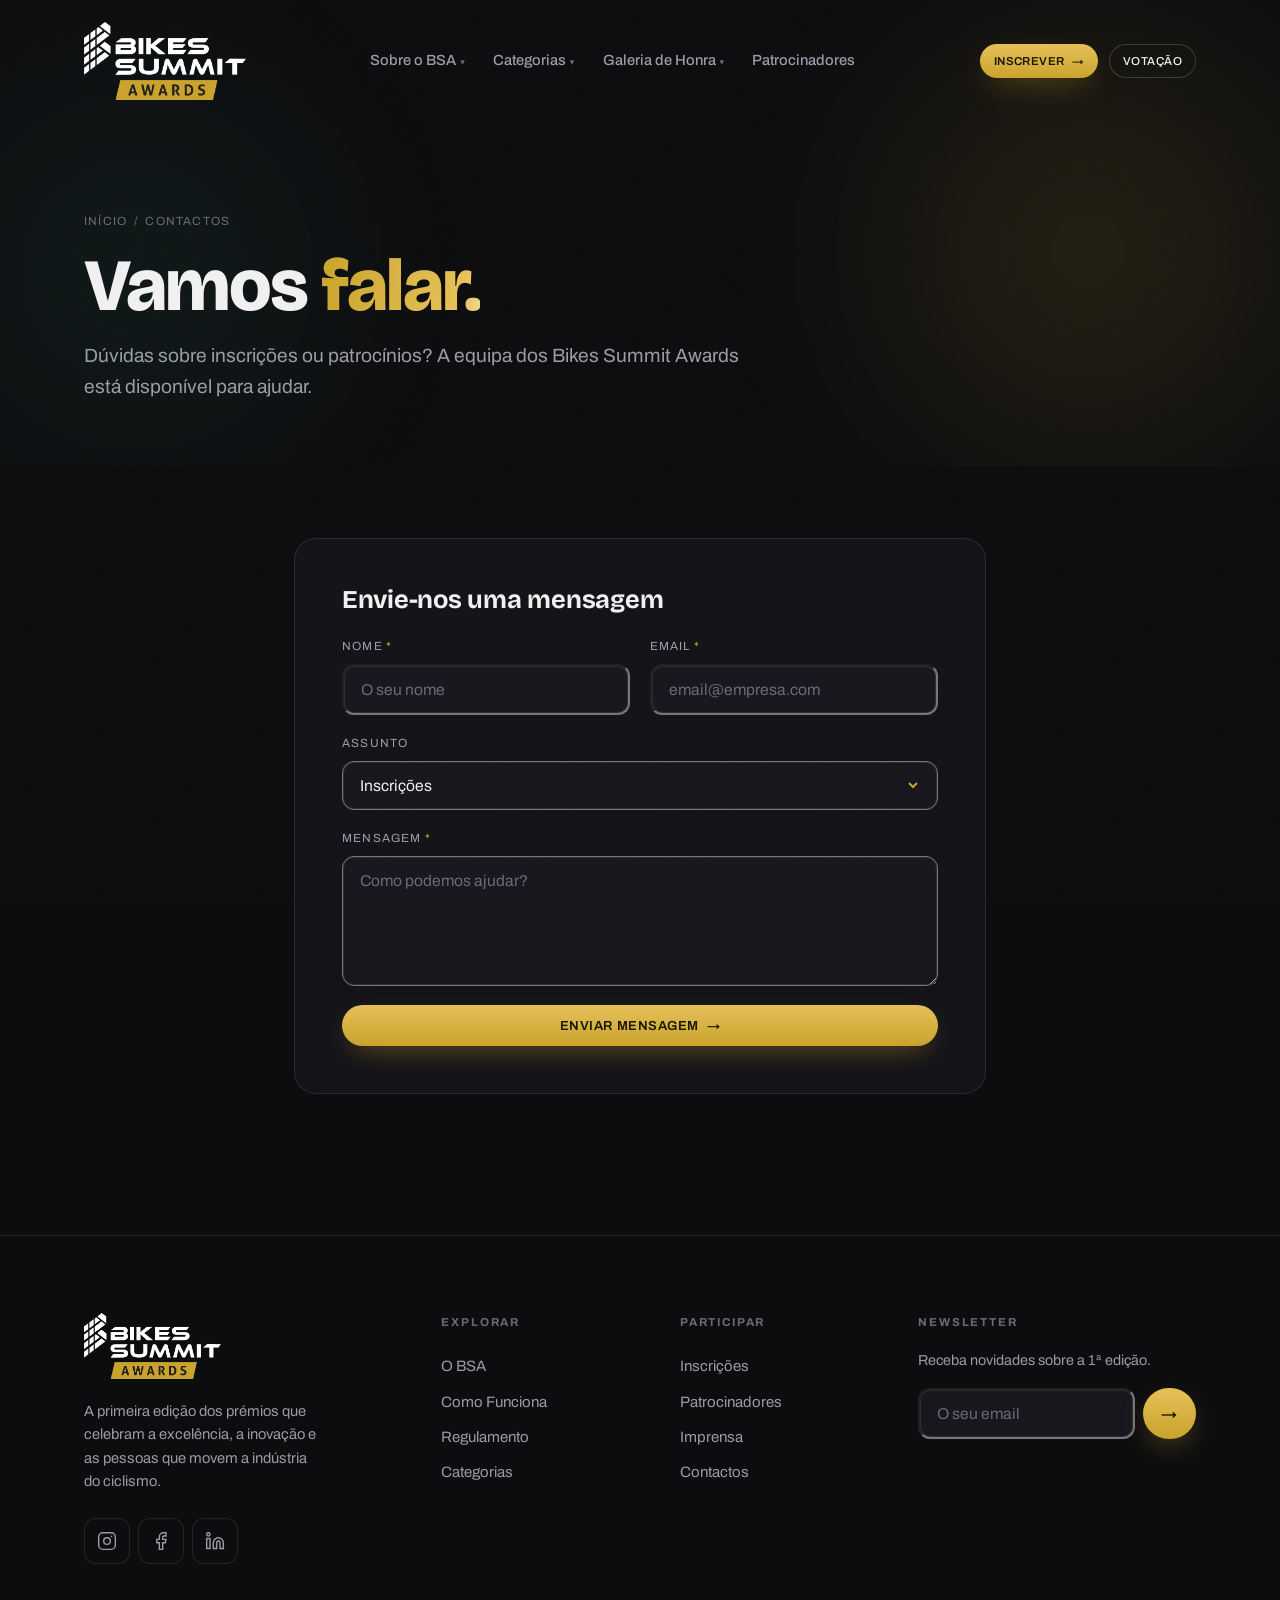
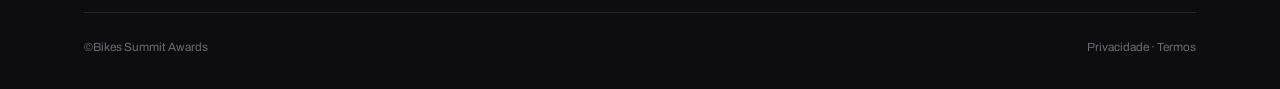
<file: contactos.html>
<!DOCTYPE html>
<html lang="pt-PT">
<head>
  <meta charset="UTF-8" />
  <meta name="viewport" content="width=device-width, initial-scale=1.0" />
  <title>Contactos — Bikes Summit Awards | 1ª Edição</title>
  <meta name="description" content="Contacte a equipa dos Bikes Summit Awards. Dúvidas sobre inscrições, patrocínios ou imprensa." />
  <link rel="preconnect" href="https://fonts.googleapis.com" />
  <link rel="preconnect" href="https://fonts.gstatic.com" crossorigin />
  <link href="https://fonts.googleapis.com/css2?family=Archivo:wght@400;500;600;700&family=Bricolage+Grotesque:opsz,wght@12..96,600;12..96,700;12..96,800&display=swap" rel="stylesheet" />
  <link rel="stylesheet" href="assets/css/style.css" />
</head>
<body>

<!-- [ELEMENTOR] HEADER global -->
<header class="bsa-header">
  <div class="bsa-container bsa-header__inner">
    <a class="bsa-logo" href="index.html" aria-label="Bikes Summit Awards — início"><img src="assets/img/logo-light.png" alt="Bikes Summit Awards" /></a>
    <nav class="bsa-nav" aria-label="Navegação principal">
      <div class="bsa-nav__item bsa-nav__item--sub">
        <span class="bsa-nav__link bsa-nav__link--static" tabindex="0" role="button" aria-haspopup="true">Sobre o BSA <span class="bsa-nav__caret" aria-hidden="true">▾</span></span>
        <div class="bsa-nav__sub">
          <a href="sobre.html">O BSA</a>
          <a href="como-funciona.html">Como Funciona</a>
          <a href="regulamento.html">Regulamento</a>
        </div>
      </div>
      <div class="bsa-nav__item bsa-nav__item--sub">
        <a class="bsa-nav__link" href="categorias.html">Categorias <span class="bsa-nav__caret" aria-hidden="true">▾</span></a>
        <div class="bsa-nav__sub">
          <a href="juri.html">Júri</a>
        </div>
      </div>
      <div class="bsa-nav__item bsa-nav__item--sub">
        <a class="bsa-nav__link" href="galeria-2027.html">Galeria de Honra <span class="bsa-nav__caret" aria-hidden="true">▾</span></a>
        <div class="bsa-nav__sub">
          <a href="galeria-2027.html">Vencedores 2027</a>
        </div>
      </div>
      <a class="bsa-nav__link" href="patrocinadores.html">Patrocinadores</a>
    </nav>
    <div class="bsa-header__cta">
      <a class="bsa-btn bsa-btn--gold bsa-btn--sm" href="inscricoes.html">Inscrever <span class="bsa-arrow" aria-hidden="true">→</span></a>
      <a class="bsa-btn bsa-btn--ghost bsa-btn--sm" href="votacao.html">Votação</a>
      <button class="bsa-burger" aria-label="Abrir menu" aria-expanded="false"><span></span><span></span><span></span></button>
    </div>
  </div>
</header>

<main>

<!-- [ELEMENTOR] PAGE HERO -->
<section class="bsa-page-hero">
  <div class="bsa-mesh" aria-hidden="true"></div>
  <div class="bsa-iso" aria-hidden="true"></div>
  <div class="bsa-container" style="position:relative;z-index:2">
    <nav class="bsa-breadcrumb" aria-label="Breadcrumb"><a href="index.html">Início</a> <span aria-hidden="true">/</span> Contactos</nav>
    <h1 class="bsa-display" style="font-size:clamp(2.4rem,6vw,4.6rem);margin:1.2rem 0 1.2rem">Vamos <span class="bsa-shine">falar.</span></h1>
    <p class="bsa-lead">Dúvidas sobre inscrições ou patrocínios? A equipa dos Bikes Summit Awards está disponível para ajudar.</p>
  </div>
</section>

<!-- [ELEMENTOR] SECÇÃO: CONTACTOS (apenas formulário) -->
<section class="bsa-section" style="padding-top:clamp(2.5rem,6vw,4.5rem)">
  <div class="bsa-container" style="max-width:820px">
    <!-- [ELEMENTOR] Form widget (protótipo, sem backend) -->
    <div class="bsa-form-card" data-reveal>
      <h3 class="bsa-h3" style="margin-bottom:1.4rem">Envie-nos uma mensagem</h3>
      <form class="bsa-form" data-prototype>
        <div class="bsa-form-grid">
          <div class="bsa-field"><label class="bsa-label" for="c-nome">Nome <span class="req">*</span></label><input class="bsa-input" id="c-nome" name="nome" type="text" placeholder="O seu nome" required /></div>
          <div class="bsa-field"><label class="bsa-label" for="c-email">Email <span class="req">*</span></label><input class="bsa-input" id="c-email" name="email" type="email" placeholder="email@empresa.com" required /></div>
        </div>
        <div class="bsa-field"><label class="bsa-label" for="c-assunto">Assunto</label><select class="bsa-select" id="c-assunto" name="assunto"><option>Inscrições</option><option>Patrocínios</option><option>Imprensa</option><option>Outro</option></select></div>
        <div class="bsa-field"><label class="bsa-label" for="c-msg">Mensagem <span class="req">*</span></label><textarea class="bsa-textarea" id="c-msg" name="mensagem" placeholder="Como podemos ajudar?" required></textarea></div>
        <button class="bsa-btn bsa-btn--gold bsa-btn--block" type="submit">Enviar mensagem <span class="bsa-arrow" aria-hidden="true">→</span></button>
      </form>
    </div>
  </div>
</section>

</main>

<!-- [ELEMENTOR] FOOTER global -->
<footer class="bsa-footer">
  <div class="bsa-container">
    <div class="bsa-footer__grid">
      <div class="bsa-footer__brand">
        <div class="bsa-footer__logo"><img src="assets/img/logo-light.png" alt="Bikes Summit Awards" /></div>
        <p>A primeira edição dos prémios que celebram a excelência, a inovação e as pessoas que movem a indústria do ciclismo.</p>
        <div class="bsa-social-row bsa-social-row--footer" aria-label="Redes sociais">
          <a class="bsa-social" href="https://instagram.com/" target="_blank" rel="noopener" aria-label="Instagram"><svg viewBox="0 0 24 24" fill="none" stroke="currentColor" stroke-width="1.7"><rect x="2" y="2" width="20" height="20" rx="5"/><circle cx="12" cy="12" r="4"/><circle cx="17.5" cy="6.5" r="1" fill="currentColor" stroke="none"/></svg></a>
          <a class="bsa-social" href="https://facebook.com/" target="_blank" rel="noopener" aria-label="Facebook"><svg viewBox="0 0 24 24" fill="none" stroke="currentColor" stroke-width="1.7"><path d="M18 2h-3a5 5 0 0 0-5 5v3H7v4h3v8h4v-8h3l1-4h-4V7a1 1 0 0 1 1-1h3z"/></svg></a>
          <a class="bsa-social" href="https://linkedin.com/" target="_blank" rel="noopener" aria-label="LinkedIn"><svg viewBox="0 0 24 24" fill="none" stroke="currentColor" stroke-width="1.7"><path d="M16 8a6 6 0 0 1 6 6v7h-4v-7a2 2 0 0 0-4 0v7h-4v-7a6 6 0 0 1 6-6Z"/><rect x="2" y="9" width="4" height="12"/><circle cx="4" cy="4" r="2"/></svg></a>
        </div>
      </div>
      <div class="bsa-footer__col"><h4>Explorar</h4><a href="sobre.html">O BSA</a><a href="como-funciona.html">Como Funciona</a><a href="regulamento.html">Regulamento</a><a href="categorias.html">Categorias</a></div>
      <div class="bsa-footer__col"><h4>Participar</h4><a href="inscricoes.html">Inscrições</a><a href="patrocinadores.html">Patrocinadores</a><a href="contactos.html">Imprensa</a><a href="contactos.html">Contactos</a></div>
      <div class="bsa-footer__col"><h4>Newsletter</h4><p style="font-size:.9rem">Receba novidades sobre a 1ª edição.</p><form class="bsa-newsletter" data-prototype><input class="bsa-input" type="email" placeholder="O seu email" required aria-label="Email" /><button class="bsa-btn bsa-btn--gold bsa-btn--sm" type="submit" aria-label="Subscrever">→</button></form></div>
    </div>
    <div class="bsa-footer__bottom"><p>©Bikes Summit Awards</p><p>Privacidade · Termos</p></div>
  </div>
</footer>

<script src="assets/js/main.js"></script>
</body>
</html>
</file>
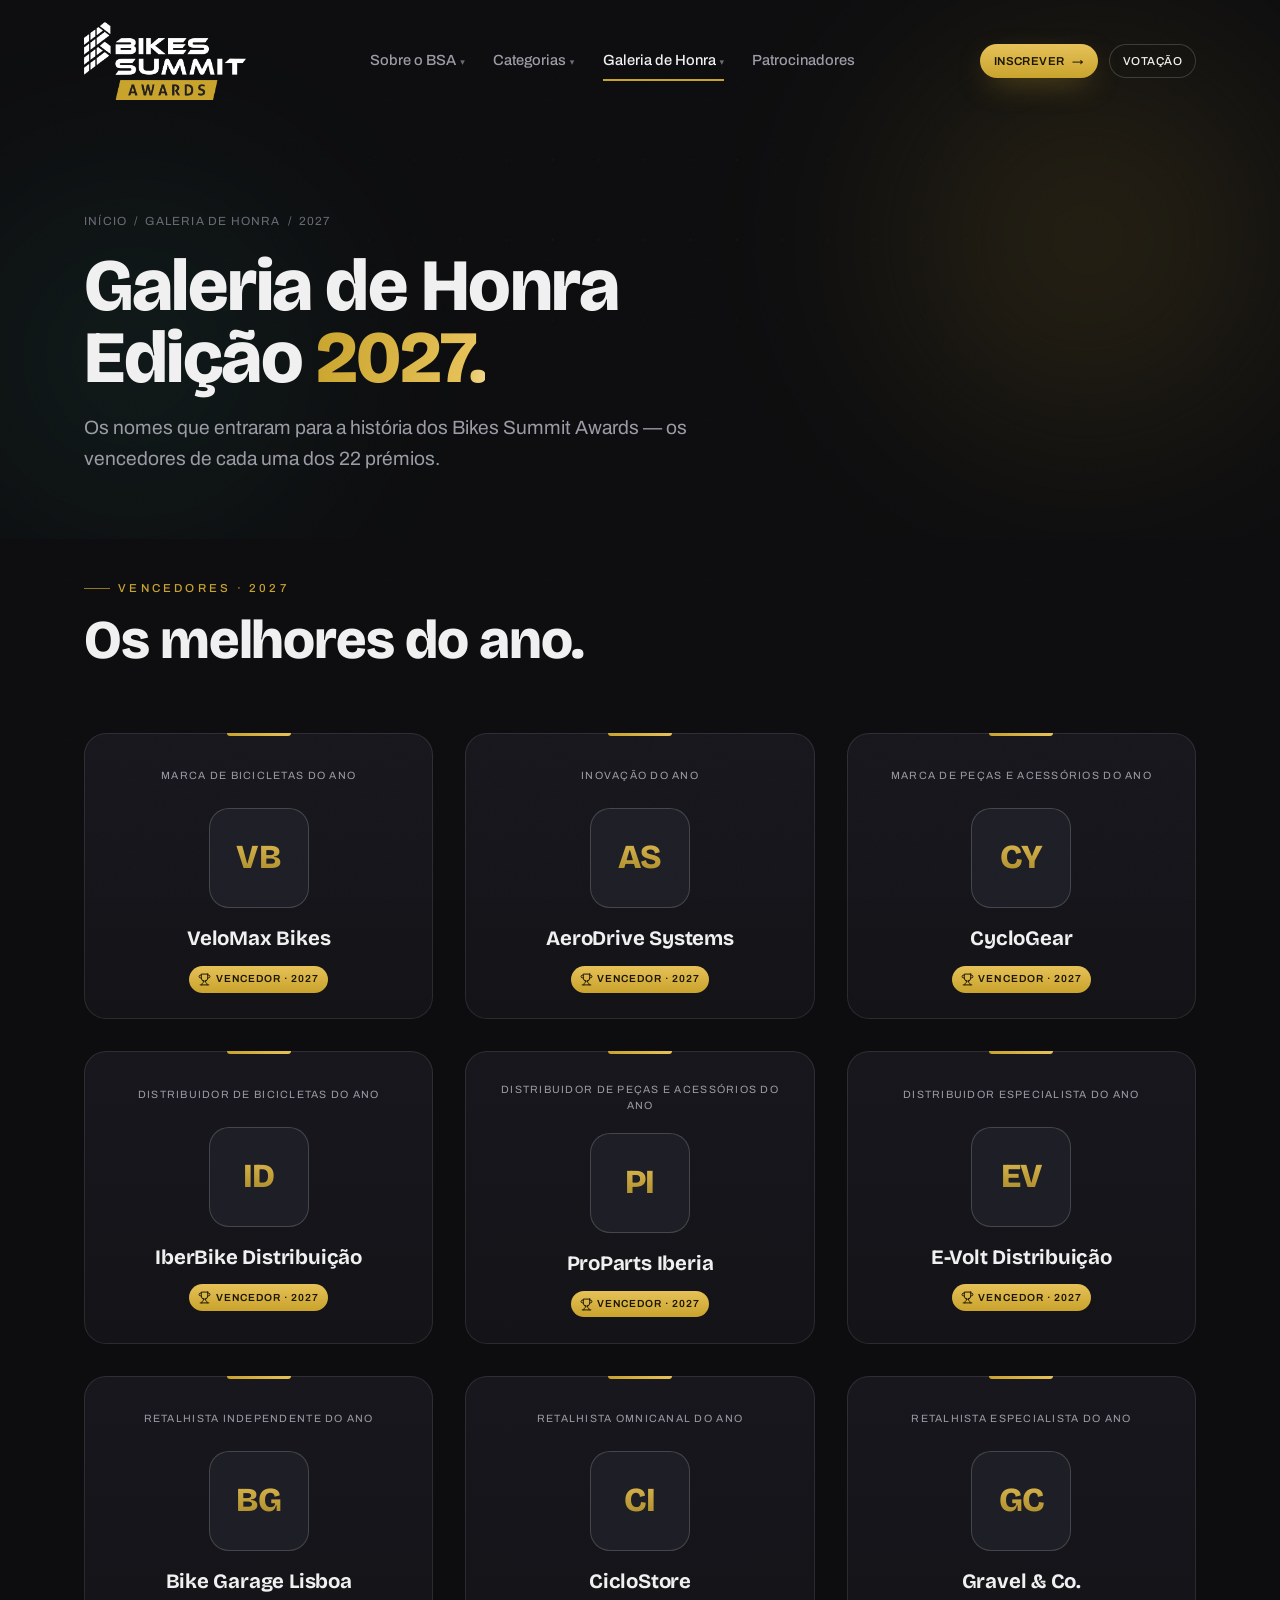
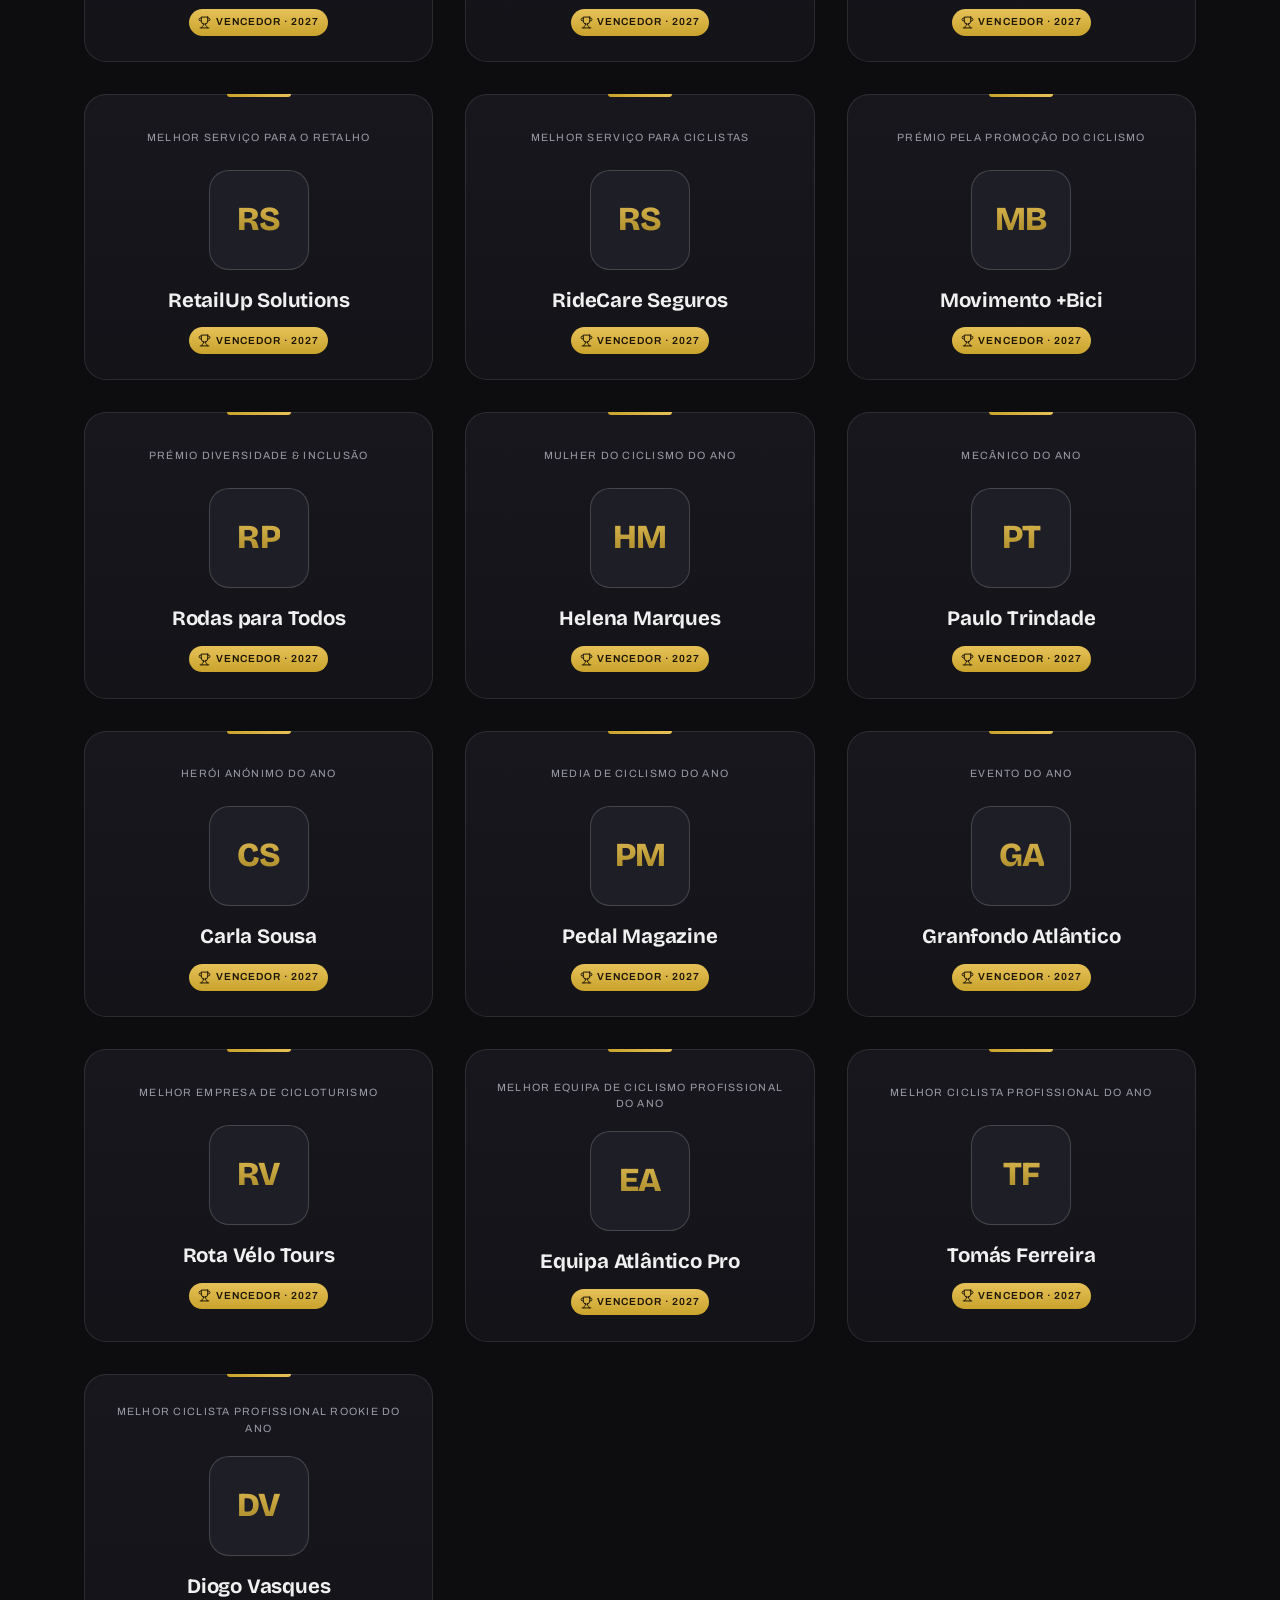
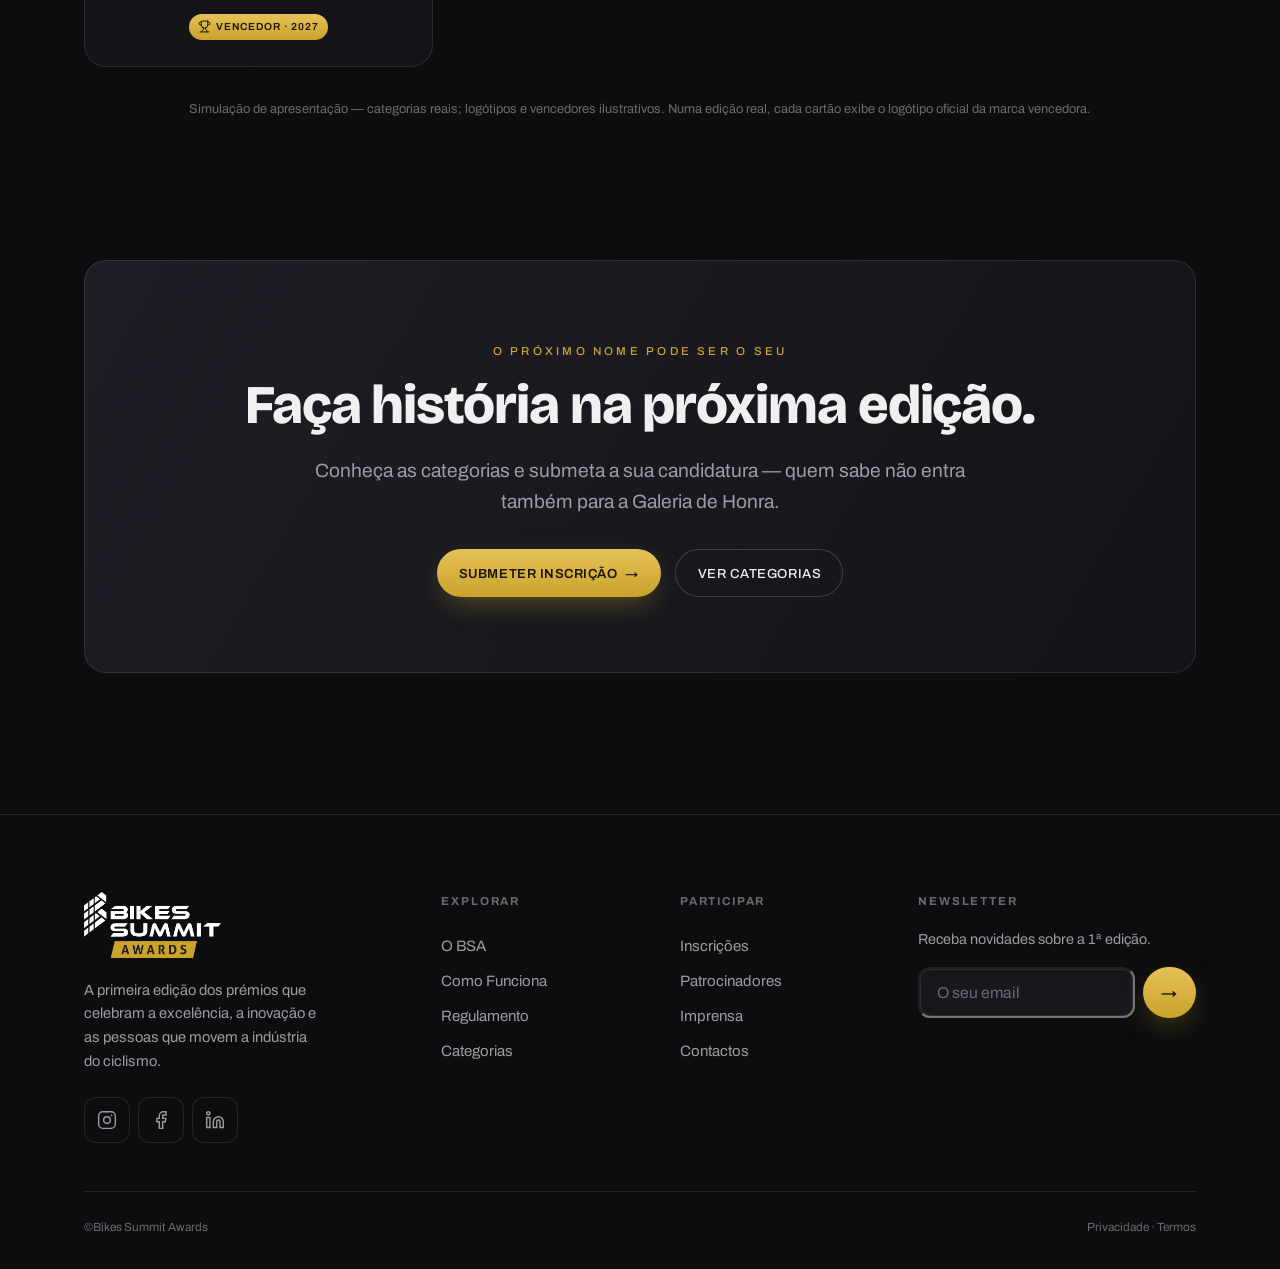
<file: galeria-2027.html>
<!DOCTYPE html>
<html lang="pt-PT">
<head>
  <meta charset="UTF-8" />
  <meta name="viewport" content="width=device-width, initial-scale=1.0" />
  <title>Galeria de Honra · 2027 — Bikes Summit Awards</title>
  <meta name="description" content="Galeria de Honra dos Bikes Summit Awards — os vencedores da edição 2027 (simulação de apresentação)." />
  <link rel="preconnect" href="https://fonts.googleapis.com" />
  <link rel="preconnect" href="https://fonts.gstatic.com" crossorigin />
  <link href="https://fonts.googleapis.com/css2?family=Archivo:wght@400;500;600;700&family=Bricolage+Grotesque:opsz,wght@12..96,600;12..96,700;12..96,800&display=swap" rel="stylesheet" />
  <link rel="stylesheet" href="assets/css/style.css" />
</head>
<body>

<!-- [ELEMENTOR] HEADER global -->
<header class="bsa-header">
  <div class="bsa-container bsa-header__inner">
    <a class="bsa-logo" href="index.html" aria-label="Bikes Summit Awards — início"><img src="assets/img/logo-light.png" alt="Bikes Summit Awards" /></a>
    <nav class="bsa-nav" aria-label="Navegação principal">
      <div class="bsa-nav__item bsa-nav__item--sub">
        <span class="bsa-nav__link bsa-nav__link--static" tabindex="0" role="button" aria-haspopup="true">Sobre o BSA <span class="bsa-nav__caret" aria-hidden="true">▾</span></span>
        <div class="bsa-nav__sub">
          <a href="sobre.html">O BSA</a>
          <a href="como-funciona.html">Como Funciona</a>
          <a href="regulamento.html">Regulamento</a>
        </div>
      </div>
      <div class="bsa-nav__item bsa-nav__item--sub">
        <a class="bsa-nav__link" href="categorias.html">Categorias <span class="bsa-nav__caret" aria-hidden="true">▾</span></a>
        <div class="bsa-nav__sub">
          <a href="juri.html">Júri</a>
        </div>
      </div>
      <div class="bsa-nav__item bsa-nav__item--sub">
        <a class="bsa-nav__link is-active" href="galeria-2027.html">Galeria de Honra <span class="bsa-nav__caret" aria-hidden="true">▾</span></a>
        <div class="bsa-nav__sub">
          <a href="galeria-2027.html">Vencedores 2027</a>
        </div>
      </div>
      <a class="bsa-nav__link" href="patrocinadores.html">Patrocinadores</a>
    </nav>
    <div class="bsa-header__cta">
      <a class="bsa-btn bsa-btn--gold bsa-btn--sm" href="inscricoes.html">Inscrever <span class="bsa-arrow" aria-hidden="true">→</span></a>
      <a class="bsa-btn bsa-btn--ghost bsa-btn--sm" href="votacao.html">Votação</a>
      <button class="bsa-burger" aria-label="Abrir menu" aria-expanded="false"><span></span><span></span><span></span></button>
    </div>
  </div>
</header>

<main>

<!-- [ELEMENTOR] PAGE HERO -->
<section class="bsa-page-hero">
  <div class="bsa-mesh" aria-hidden="true"></div>
  <div class="bsa-iso" aria-hidden="true"></div>
  <div class="bsa-container" style="position:relative;z-index:2">
    <nav class="bsa-breadcrumb" aria-label="Breadcrumb"><a href="index.html">Início</a> <span aria-hidden="true">/</span> Galeria de Honra <span aria-hidden="true">/</span> 2027</nav>
    <h1 class="bsa-display" style="font-size:clamp(2.4rem,6vw,4.6rem);margin:1.2rem 0 1.2rem">Galeria de Honra<br />Edição <span class="bsa-shine">2027.</span></h1>
    <p class="bsa-lead">Os nomes que entraram para a história dos Bikes Summit Awards — os vencedores de cada uma dos 22 prémios.</p>
  </div>
</section>

<!-- [ELEMENTOR] SECÇÃO: VENCEDORES (Loop Grid) -->
<section class="bsa-section" style="padding-top:clamp(1rem,3vw,2rem)">
  <div class="bsa-container">
    <div class="bsa-section__head" data-reveal>
      <span class="bsa-eyebrow">Vencedores · 2027</span>
      <h2 class="bsa-h2" style="margin-top:1rem">Os melhores do ano.</h2>
    </div>

    <!-- cartões de vencedores injetados por main.js (WINNERS_2027) -->
    <div class="bsa-winners-grid" id="bsa-winners-grid"></div>

    <p class="bsa-hint" style="text-align:center;margin-top:2rem" data-reveal>Simulação de apresentação — categorias reais; logótipos e vencedores ilustrativos. Numa edição real, cada cartão exibe o logótipo oficial da marca vencedora.</p>
  </div>
</section>

<!-- [ELEMENTOR] CTA FINAL -->
<section class="bsa-section" style="padding-top:0">
  <div class="bsa-container">
    <div class="bsa-cta-banner" data-reveal>
      <div class="bsa-mesh" aria-hidden="true"></div>
      <span class="bsa-eyebrow is-center" style="justify-content:center">O próximo nome pode ser o seu</span>
      <h2 class="bsa-h2">Faça história na próxima edição.</h2>
      <p class="bsa-lead" style="margin:0 auto 2rem">Conheça as categorias e submeta a sua candidatura — quem sabe não entra também para a Galeria de Honra.</p>
      <div class="bsa-flex" style="gap:.9rem;justify-content:center;flex-wrap:wrap">
        <a class="bsa-btn bsa-btn--gold" href="inscricoes.html">Submeter inscrição <span class="bsa-arrow" aria-hidden="true">→</span></a>
        <a class="bsa-btn bsa-btn--ghost" href="categorias.html">Ver categorias</a>
      </div>
    </div>
  </div>
</section>

</main>

<!-- [ELEMENTOR] FOOTER global -->
<footer class="bsa-footer">
  <div class="bsa-container">
    <div class="bsa-footer__grid">
      <div class="bsa-footer__brand">
        <div class="bsa-footer__logo"><img src="assets/img/logo-light.png" alt="Bikes Summit Awards" /></div>
        <p>A primeira edição dos prémios que celebram a excelência, a inovação e as pessoas que movem a indústria do ciclismo.</p>
        <div class="bsa-social-row bsa-social-row--footer" aria-label="Redes sociais">
          <a class="bsa-social" href="https://instagram.com/" target="_blank" rel="noopener" aria-label="Instagram"><svg viewBox="0 0 24 24" fill="none" stroke="currentColor" stroke-width="1.7"><rect x="2" y="2" width="20" height="20" rx="5"/><circle cx="12" cy="12" r="4"/><circle cx="17.5" cy="6.5" r="1" fill="currentColor" stroke="none"/></svg></a>
          <a class="bsa-social" href="https://facebook.com/" target="_blank" rel="noopener" aria-label="Facebook"><svg viewBox="0 0 24 24" fill="none" stroke="currentColor" stroke-width="1.7"><path d="M18 2h-3a5 5 0 0 0-5 5v3H7v4h3v8h4v-8h3l1-4h-4V7a1 1 0 0 1 1-1h3z"/></svg></a>
          <a class="bsa-social" href="https://linkedin.com/" target="_blank" rel="noopener" aria-label="LinkedIn"><svg viewBox="0 0 24 24" fill="none" stroke="currentColor" stroke-width="1.7"><path d="M16 8a6 6 0 0 1 6 6v7h-4v-7a2 2 0 0 0-4 0v7h-4v-7a6 6 0 0 1 6-6Z"/><rect x="2" y="9" width="4" height="12"/><circle cx="4" cy="4" r="2"/></svg></a>
        </div>
      </div>
      <div class="bsa-footer__col"><h4>Explorar</h4><a href="sobre.html">O BSA</a><a href="como-funciona.html">Como Funciona</a><a href="regulamento.html">Regulamento</a><a href="categorias.html">Categorias</a></div>
      <div class="bsa-footer__col"><h4>Participar</h4><a href="inscricoes.html">Inscrições</a><a href="patrocinadores.html">Patrocinadores</a><a href="contactos.html">Imprensa</a><a href="contactos.html">Contactos</a></div>
      <div class="bsa-footer__col"><h4>Newsletter</h4><p style="font-size:.9rem">Receba novidades sobre a 1ª edição.</p><form class="bsa-newsletter" data-prototype><input class="bsa-input" type="email" placeholder="O seu email" required aria-label="Email" /><button class="bsa-btn bsa-btn--gold bsa-btn--sm" type="submit" aria-label="Subscrever">→</button></form></div>
    </div>
    <div class="bsa-footer__bottom"><p>©Bikes Summit Awards</p><p>Privacidade · Termos</p></div>
  </div>
</footer>

<script src="assets/js/main.js"></script>
</body>
</html>
</file>
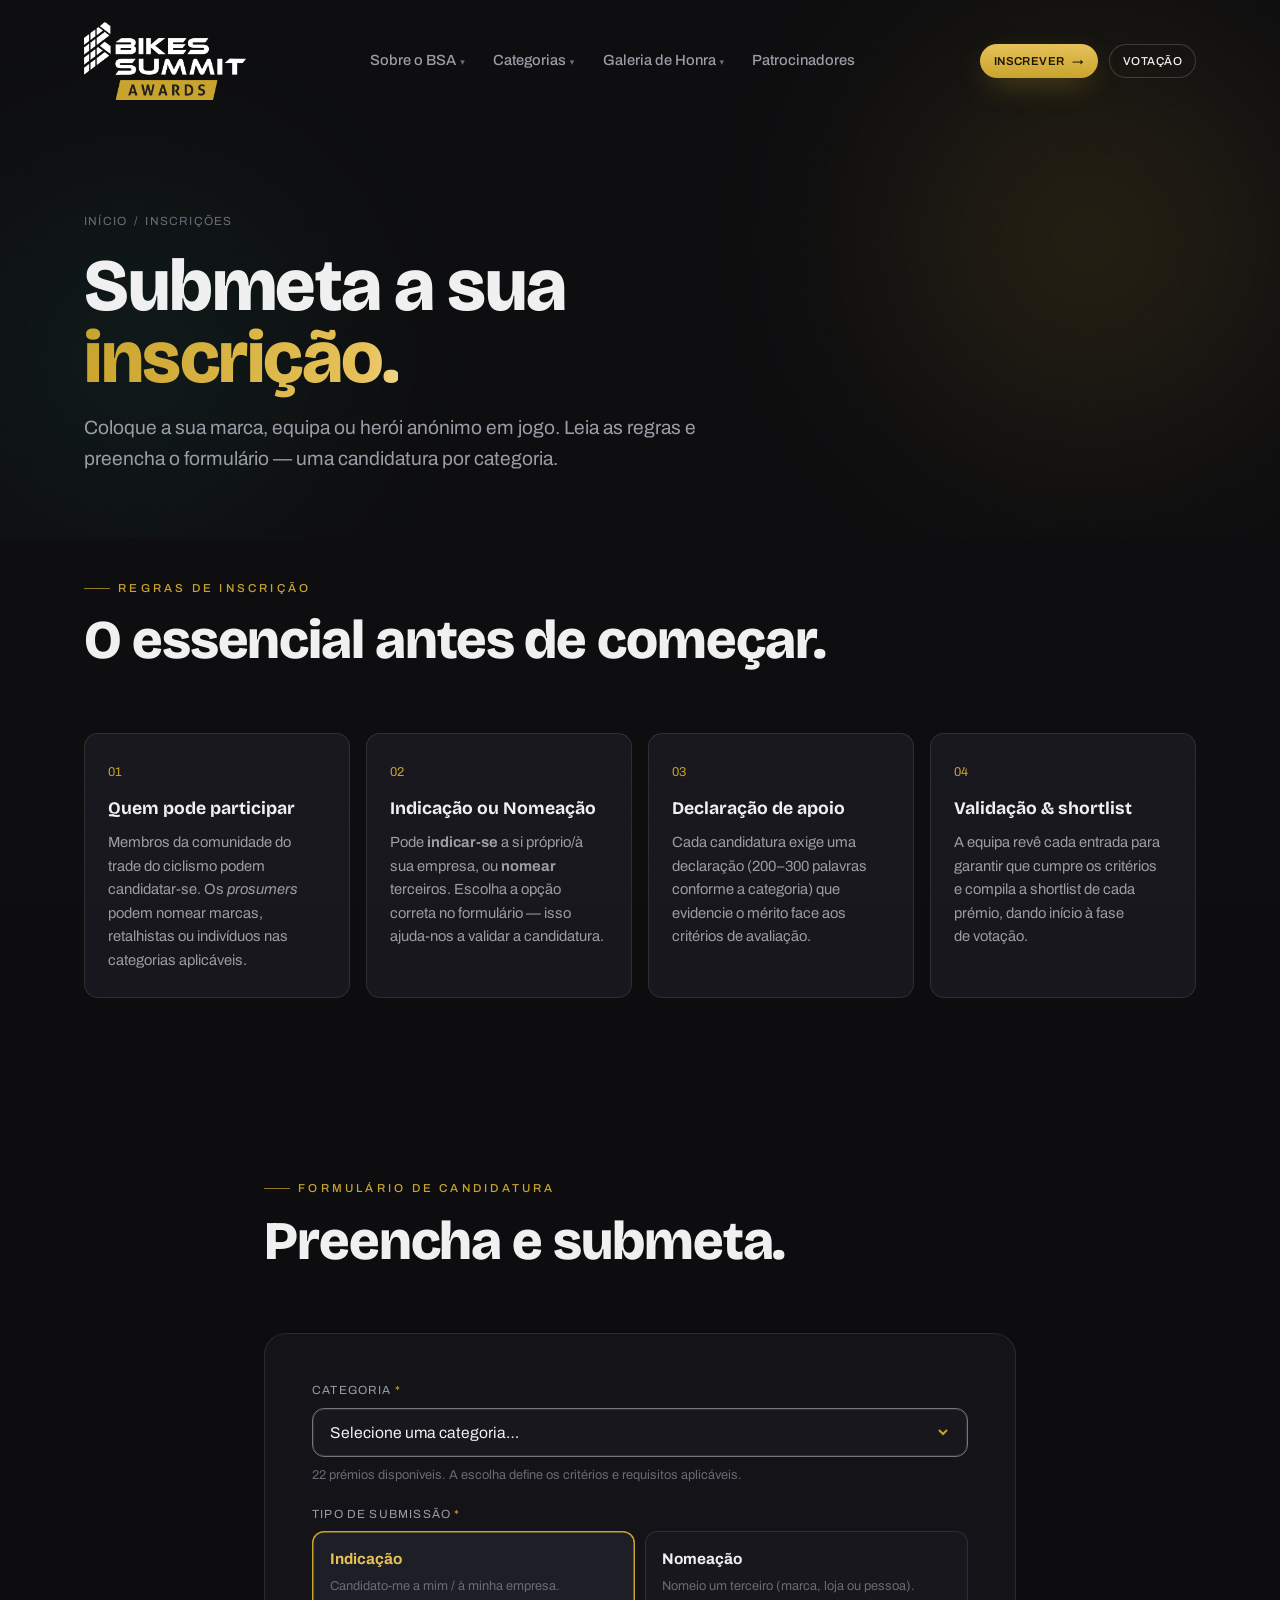
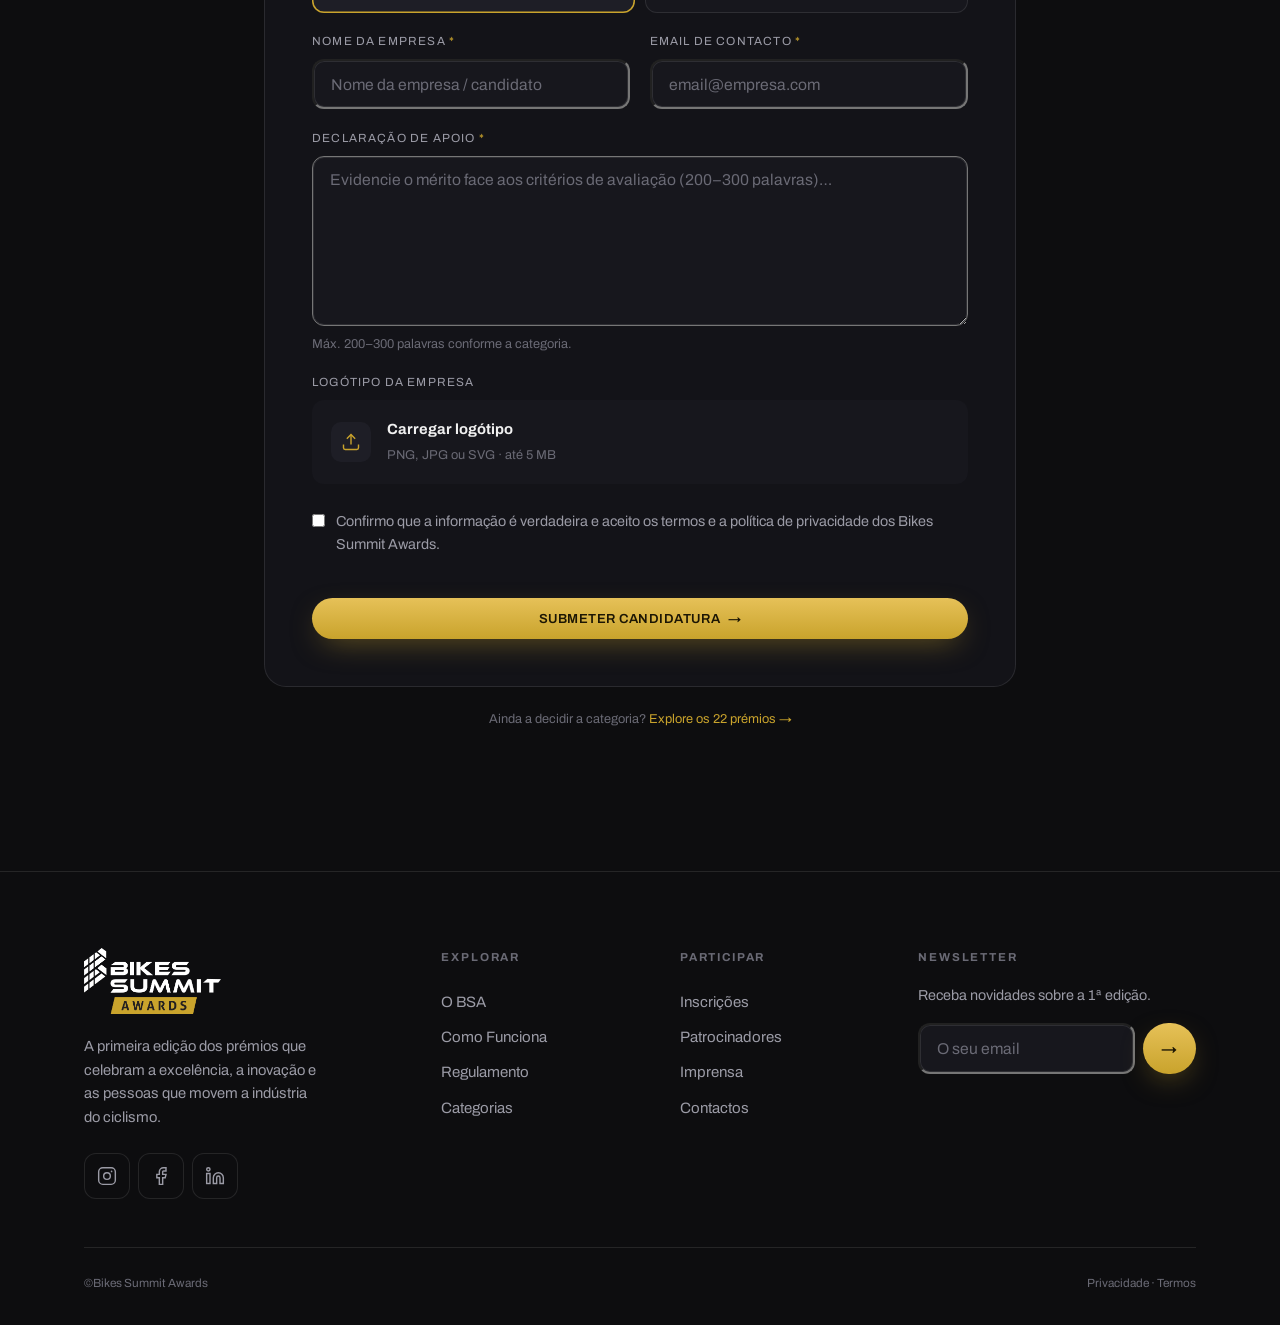
<file: inscricoes.html>
<!DOCTYPE html>
<html lang="pt-PT">
<head>
  <meta charset="UTF-8" />
  <meta name="viewport" content="width=device-width, initial-scale=1.0" />
  <title>Inscrições — Bikes Summit Awards | 1ª Edição</title>
  <meta name="description" content="Regras e formulário de inscrição dos Bikes Summit Awards. Submeta a sua candidatura ou nomeação numa dos 22 prémios." />
  <link rel="preconnect" href="https://fonts.googleapis.com" />
  <link rel="preconnect" href="https://fonts.gstatic.com" crossorigin />
  <link href="https://fonts.googleapis.com/css2?family=Archivo:wght@400;500;600;700&family=Bricolage+Grotesque:opsz,wght@12..96,600;12..96,700;12..96,800&display=swap" rel="stylesheet" />
  <link rel="stylesheet" href="assets/css/style.css" />
</head>
<body>

<!-- [ELEMENTOR] HEADER global -->
<header class="bsa-header">
  <div class="bsa-container bsa-header__inner">
    <a class="bsa-logo" href="index.html" aria-label="Bikes Summit Awards — início"><img src="assets/img/logo-light.png" alt="Bikes Summit Awards" /></a>
    <nav class="bsa-nav" aria-label="Navegação principal">
      <div class="bsa-nav__item bsa-nav__item--sub">
        <span class="bsa-nav__link bsa-nav__link--static" tabindex="0" role="button" aria-haspopup="true">Sobre o BSA <span class="bsa-nav__caret" aria-hidden="true">▾</span></span>
        <div class="bsa-nav__sub">
          <a href="sobre.html">O BSA</a>
          <a href="como-funciona.html">Como Funciona</a>
          <a href="regulamento.html">Regulamento</a>
        </div>
      </div>
      <div class="bsa-nav__item bsa-nav__item--sub">
        <a class="bsa-nav__link" href="categorias.html">Categorias <span class="bsa-nav__caret" aria-hidden="true">▾</span></a>
        <div class="bsa-nav__sub">
          <a href="juri.html">Júri</a>
        </div>
      </div>
      <div class="bsa-nav__item bsa-nav__item--sub">
        <a class="bsa-nav__link" href="galeria-2027.html">Galeria de Honra <span class="bsa-nav__caret" aria-hidden="true">▾</span></a>
        <div class="bsa-nav__sub">
          <a href="galeria-2027.html">Vencedores 2027</a>
        </div>
      </div>
      <a class="bsa-nav__link" href="patrocinadores.html">Patrocinadores</a>
    </nav>
    <div class="bsa-header__cta">
      <a class="bsa-btn bsa-btn--gold bsa-btn--sm" href="inscricoes.html">Inscrever <span class="bsa-arrow" aria-hidden="true">→</span></a>
      <a class="bsa-btn bsa-btn--ghost bsa-btn--sm" href="votacao.html">Votação</a>
      <button class="bsa-burger" aria-label="Abrir menu" aria-expanded="false"><span></span><span></span><span></span></button>
    </div>
  </div>
</header>

<main>

<!-- [ELEMENTOR] PAGE HERO -->
<section class="bsa-page-hero">
  <div class="bsa-mesh" aria-hidden="true"></div>
  <div class="bsa-iso" aria-hidden="true"></div>
  <div class="bsa-container" style="position:relative;z-index:2">
    <nav class="bsa-breadcrumb" aria-label="Breadcrumb"><a href="index.html">Início</a> <span aria-hidden="true">/</span> Inscrições</nav>
    <h1 class="bsa-display" style="font-size:clamp(2.4rem,6vw,4.6rem);margin:1.2rem 0 1.2rem">Submeta a sua<br /><span class="bsa-shine">inscrição.</span></h1>
    <p class="bsa-lead">Coloque a sua marca, equipa ou herói anónimo em jogo. Leia as regras e preencha o formulário — uma candidatura por categoria.</p>
  </div>
</section>

<!-- [ELEMENTOR] SECÇÃO: REGRAS -->
<section class="bsa-section" style="padding-top:clamp(1rem,3vw,2rem)">
  <div class="bsa-container">
    <div class="bsa-section__head" data-reveal>
      <span class="bsa-eyebrow">Regras de Inscrição</span>
      <h2 class="bsa-h2" style="margin-top:1rem">O essencial antes de começar.</h2>
    </div>
    <div class="bsa-rules">
      <article class="bsa-rule" data-reveal data-reveal-delay="1"><span class="bsa-rule__n">01</span><h3>Quem pode participar</h3><p>Membros da comunidade do trade do ciclismo podem candidatar-se. Os <em>prosumers</em> podem nomear marcas, retalhistas ou indivíduos nas categorias aplicáveis.</p></article>
      <article class="bsa-rule" data-reveal data-reveal-delay="2"><span class="bsa-rule__n">02</span><h3>Indicação ou Nomeação</h3><p>Pode <strong>indicar-se</strong> a si próprio/à sua empresa, ou <strong>nomear</strong> terceiros. Escolha a opção correta no formulário — isso ajuda-nos a validar a candidatura.</p></article>
      <article class="bsa-rule" data-reveal data-reveal-delay="3"><span class="bsa-rule__n">03</span><h3>Declaração de apoio</h3><p>Cada candidatura exige uma declaração (200–300 palavras conforme a categoria) que evidencie o mérito face aos critérios de avaliação.</p></article>
      <article class="bsa-rule" data-reveal data-reveal-delay="4"><span class="bsa-rule__n">04</span><h3>Validação &amp; shortlist</h3><p>A equipa revê cada entrada para garantir que cumpre os critérios e compila a shortlist de cada prémio, dando início à fase de votação.</p></article>
    </div>
  </div>
</section>

<!-- [ELEMENTOR] SECÇÃO: FORMULÁRIO -->
<section class="bsa-section" id="formulario" style="padding-top:clamp(1rem,3vw,2rem)">
  <div class="bsa-container" style="max-width:880px">
    <div class="bsa-section__head" data-reveal>
      <span class="bsa-eyebrow">Formulário de Candidatura</span>
      <h2 class="bsa-h2" style="margin-top:1rem">Preencha e submeta.</h2>
    </div>

    <div class="bsa-form-card" data-reveal>
      <!-- data-prototype: previne envio real e dá feedback visual -->
      <form class="bsa-form" data-prototype>
        <div class="bsa-form-grid">

          <!-- Seleção de Categoria -->
          <div class="bsa-field bsa-field--full">
            <label class="bsa-label" for="bsa-cat-select">Categoria <span class="req">*</span></label>
            <select class="bsa-select" id="bsa-cat-select" name="categoria" required>
              <!-- opções injetadas por main.js a partir de BSA_CATEGORIES -->
            </select>
            <span class="bsa-hint">22 prémios disponíveis. A escolha define os critérios e requisitos aplicáveis.</span>
          </div>

          <!-- CAMPO CONDICIONAL: Produto (visível só p/ categorias de produto, ex.: Inovação do Ano) -->
          <div class="bsa-field bsa-field--full bsa-conditional" id="bsa-product-field">
            <label class="bsa-label" for="f-produto">Produto <span class="req">*</span></label>
            <input class="bsa-input" id="f-produto" name="produto" type="text" placeholder="Nome do produto / inovação a concurso" />
            <span class="bsa-hint">Esta categoria é de <strong>Produto do Ano</strong> — indique o produto específico a concurso.</span>
          </div>

          <!-- Tipo: Indicação ou Nomeação -->
          <div class="bsa-field bsa-field--full">
            <label class="bsa-label">Tipo de submissão <span class="req">*</span></label>
            <div class="bsa-segment">
              <label>
                <input type="radio" name="tipo" value="indicacao" checked />
                <span class="box"><b>Indicação</b><span>Candidato-me a mim / à minha empresa.</span></span>
              </label>
              <label>
                <input type="radio" name="tipo" value="nomeacao" />
                <span class="box"><b>Nomeação</b><span>Nomeio um terceiro (marca, loja ou pessoa).</span></span>
              </label>
            </div>
          </div>

          <!-- Nome da Empresa -->
          <div class="bsa-field">
            <label class="bsa-label" for="f-empresa">Nome da Empresa <span class="req">*</span></label>
            <input class="bsa-input" id="f-empresa" name="empresa" type="text" placeholder="Nome da empresa / candidato" required />
          </div>

          <!-- Email de contacto -->
          <div class="bsa-field">
            <label class="bsa-label" for="f-email">Email de contacto <span class="req">*</span></label>
            <input class="bsa-input" id="f-email" name="email" type="email" placeholder="email@empresa.com" required />
          </div>

          <!-- Declaração de Apoio -->
          <div class="bsa-field bsa-field--full">
            <label class="bsa-label" for="f-declaracao">Declaração de Apoio <span class="req">*</span></label>
            <textarea class="bsa-textarea" id="f-declaracao" name="declaracao" placeholder="Evidencie o mérito face aos critérios de avaliação (200–300 palavras)…" required style="min-height:170px"></textarea>
            <span class="bsa-hint">Máx. 200–300 palavras conforme a categoria.</span>
          </div>

          <!-- Upload de logótipo -->
          <div class="bsa-field bsa-field--full">
            <label class="bsa-label" for="f-logo">Logótipo da empresa</label>
            <label class="bsa-upload" for="f-logo">
              <span class="bsa-upload__ico"><svg viewBox="0 0 24 24" width="20" height="20" fill="none" stroke="currentColor" stroke-width="1.7"><path d="M21 15v4a2 2 0 0 1-2 2H5a2 2 0 0 1-2-2v-4"/><path d="M17 8l-5-5-5 5"/><path d="M12 3v12"/></svg></span>
              <span class="bsa-upload__txt"><b>Carregar logótipo</b><span>PNG, JPG ou SVG · até 5 MB</span></span>
              <input id="f-logo" name="logo" type="file" accept=".png,.jpg,.jpeg,.svg" />
            </label>
          </div>

        </div>

        <label class="bsa-flex" style="gap:.7rem;align-items:flex-start;margin-top:.4rem;color:var(--bsa-muted);font-size:.9rem">
          <input type="checkbox" required style="margin-top:.25rem;accent-color:var(--bsa-gold)" />
          <span>Confirmo que a informação é verdadeira e aceito os termos e a política de privacidade dos Bikes Summit Awards.</span>
        </label>

        <button class="bsa-btn bsa-btn--gold bsa-btn--block" type="submit" style="margin-top:1.4rem">Submeter candidatura <span class="bsa-arrow" aria-hidden="true">→</span></button>
      </form>
    </div>

    <p class="bsa-hint" style="text-align:center;margin-top:1.4rem">Ainda a decidir a categoria? <a href="categorias.html" class="bsa-gold-text">Explore os 22 prémios →</a></p>
  </div>
</section>

</main>

<!-- [ELEMENTOR] FOOTER global -->
<footer class="bsa-footer">
  <div class="bsa-container">
    <div class="bsa-footer__grid">
      <div class="bsa-footer__brand">
        <div class="bsa-footer__logo"><img src="assets/img/logo-light.png" alt="Bikes Summit Awards" /></div>
        <p>A primeira edição dos prémios que celebram a excelência, a inovação e as pessoas que movem a indústria do ciclismo.</p>
        <div class="bsa-social-row bsa-social-row--footer" aria-label="Redes sociais">
          <a class="bsa-social" href="https://instagram.com/" target="_blank" rel="noopener" aria-label="Instagram"><svg viewBox="0 0 24 24" fill="none" stroke="currentColor" stroke-width="1.7"><rect x="2" y="2" width="20" height="20" rx="5"/><circle cx="12" cy="12" r="4"/><circle cx="17.5" cy="6.5" r="1" fill="currentColor" stroke="none"/></svg></a>
          <a class="bsa-social" href="https://facebook.com/" target="_blank" rel="noopener" aria-label="Facebook"><svg viewBox="0 0 24 24" fill="none" stroke="currentColor" stroke-width="1.7"><path d="M18 2h-3a5 5 0 0 0-5 5v3H7v4h3v8h4v-8h3l1-4h-4V7a1 1 0 0 1 1-1h3z"/></svg></a>
          <a class="bsa-social" href="https://linkedin.com/" target="_blank" rel="noopener" aria-label="LinkedIn"><svg viewBox="0 0 24 24" fill="none" stroke="currentColor" stroke-width="1.7"><path d="M16 8a6 6 0 0 1 6 6v7h-4v-7a2 2 0 0 0-4 0v7h-4v-7a6 6 0 0 1 6-6Z"/><rect x="2" y="9" width="4" height="12"/><circle cx="4" cy="4" r="2"/></svg></a>
        </div>
      </div>
      <div class="bsa-footer__col"><h4>Explorar</h4><a href="sobre.html">O BSA</a><a href="como-funciona.html">Como Funciona</a><a href="regulamento.html">Regulamento</a><a href="categorias.html">Categorias</a></div>
      <div class="bsa-footer__col"><h4>Participar</h4><a href="inscricoes.html">Inscrições</a><a href="patrocinadores.html">Patrocinadores</a><a href="contactos.html">Imprensa</a><a href="contactos.html">Contactos</a></div>
      <div class="bsa-footer__col"><h4>Newsletter</h4><p style="font-size:.9rem">Receba novidades sobre a 1ª edição.</p><form class="bsa-newsletter" data-prototype><input class="bsa-input" type="email" placeholder="O seu email" required aria-label="Email" /><button class="bsa-btn bsa-btn--gold bsa-btn--sm" type="submit" aria-label="Subscrever">→</button></form></div>
    </div>
    <div class="bsa-footer__bottom"><p>©Bikes Summit Awards</p><p>Privacidade · Termos</p></div>
  </div>
</footer>

<script src="assets/js/main.js"></script>
</body>
</html>
</file>
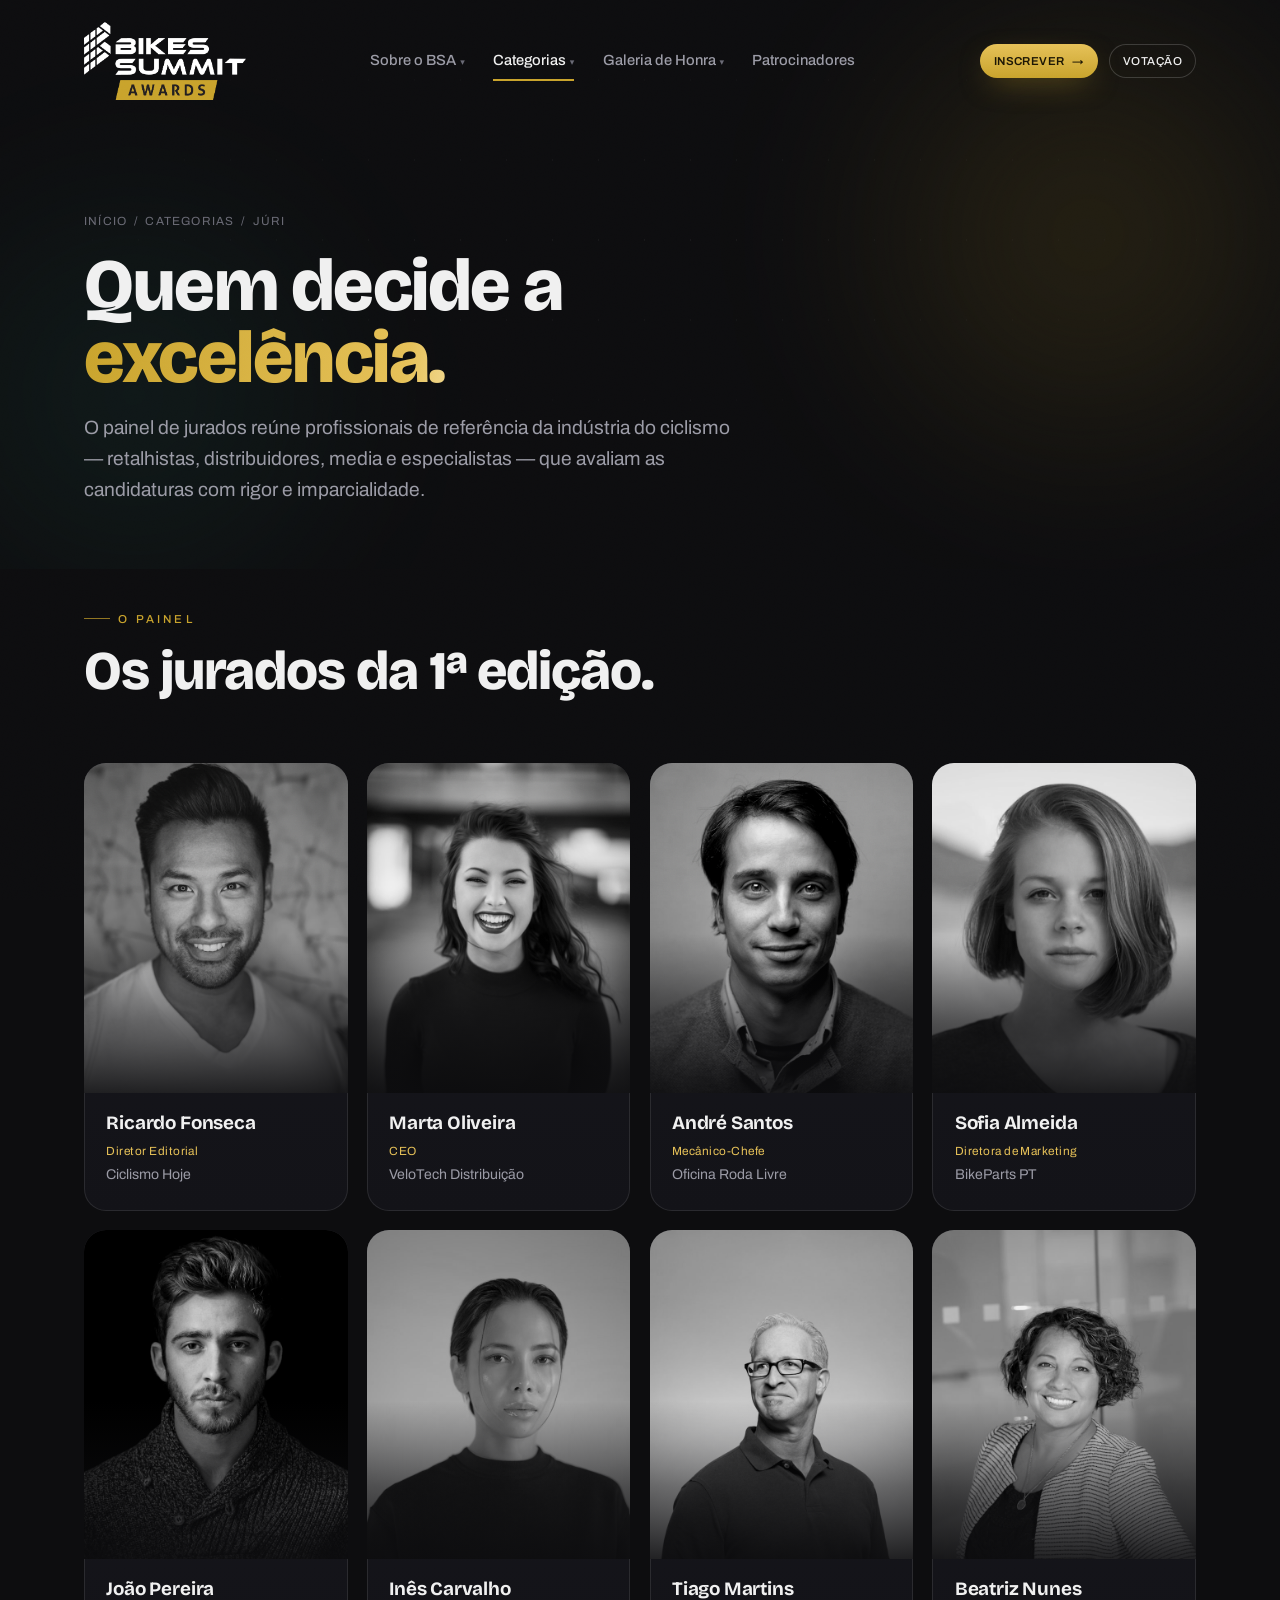
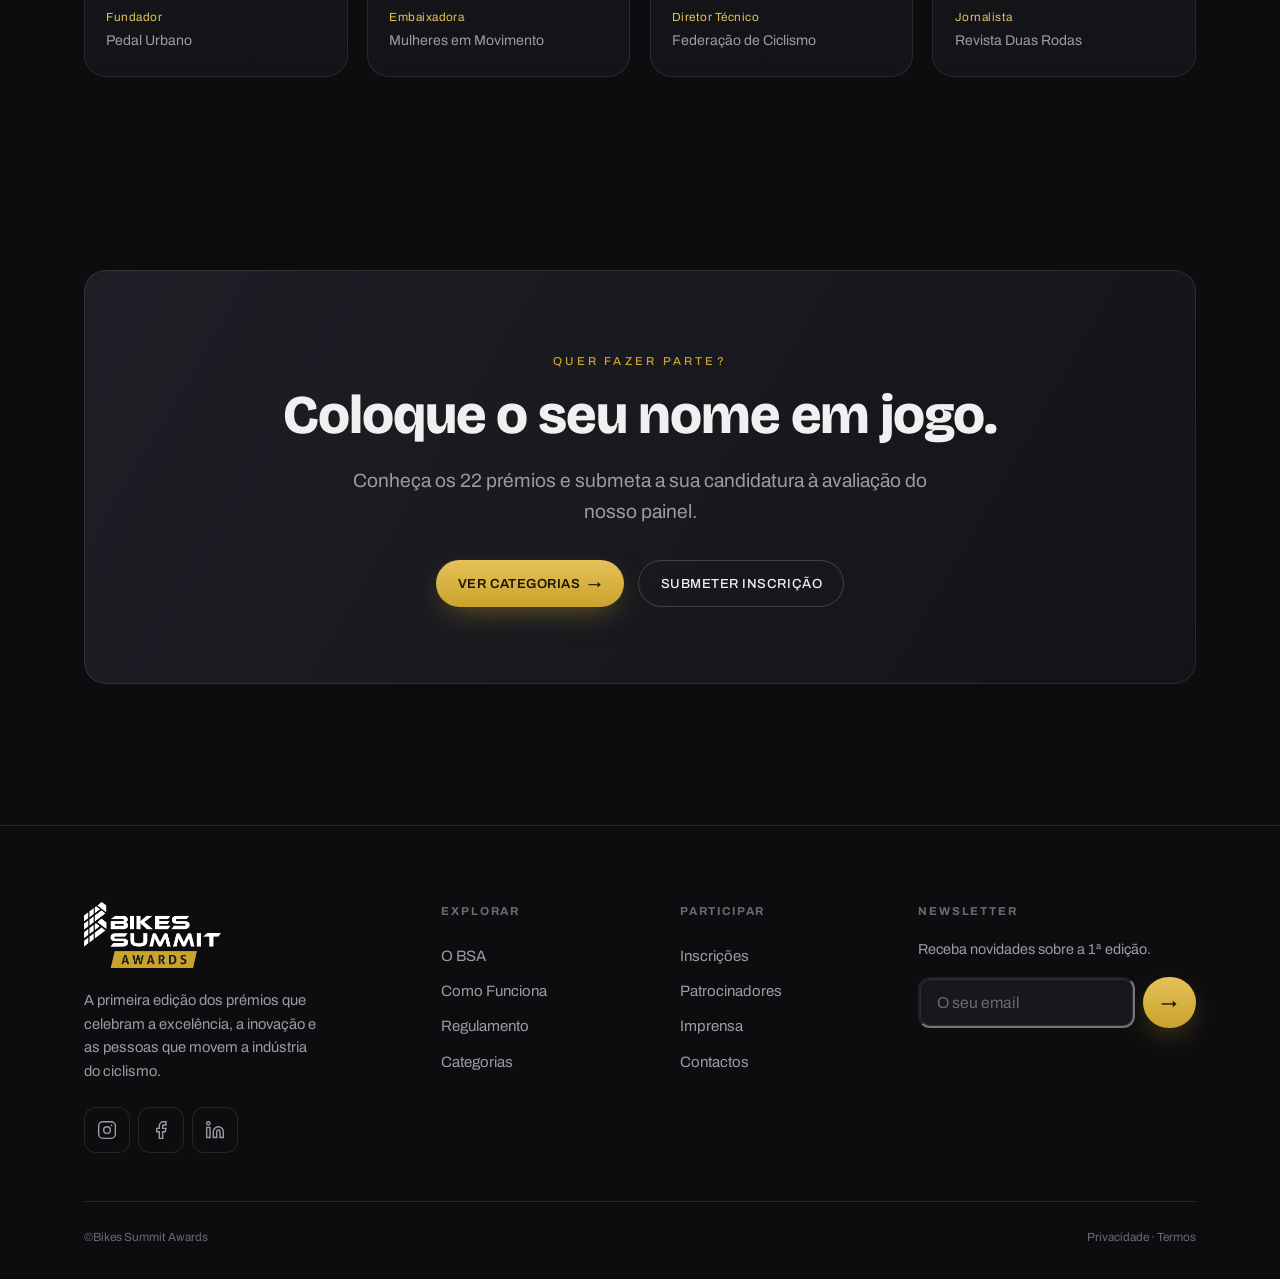
<file: juri.html>
<!DOCTYPE html>
<html lang="pt-PT">
<head>
  <meta charset="UTF-8" />
  <meta name="viewport" content="width=device-width, initial-scale=1.0" />
  <title>Júri — Bikes Summit Awards | 1ª Edição</title>
  <meta name="description" content="Conheça o painel de jurados dos Bikes Summit Awards — profissionais de referência da indústria do ciclismo que decidem os vencedores." />
  <link rel="preconnect" href="https://fonts.googleapis.com" />
  <link rel="preconnect" href="https://fonts.gstatic.com" crossorigin />
  <link href="https://fonts.googleapis.com/css2?family=Archivo:wght@400;500;600;700&family=Bricolage+Grotesque:opsz,wght@12..96,600;12..96,700;12..96,800&display=swap" rel="stylesheet" />
  <link rel="stylesheet" href="assets/css/style.css" />
</head>
<body>

<!-- [ELEMENTOR] HEADER global -->
<header class="bsa-header">
  <div class="bsa-container bsa-header__inner">
    <a class="bsa-logo" href="index.html" aria-label="Bikes Summit Awards — início"><img src="assets/img/logo-light.png" alt="Bikes Summit Awards" /></a>
    <nav class="bsa-nav" aria-label="Navegação principal">
      <div class="bsa-nav__item bsa-nav__item--sub">
        <span class="bsa-nav__link bsa-nav__link--static" tabindex="0" role="button" aria-haspopup="true">Sobre o BSA <span class="bsa-nav__caret" aria-hidden="true">▾</span></span>
        <div class="bsa-nav__sub">
          <a href="sobre.html">O BSA</a>
          <a href="como-funciona.html">Como Funciona</a>
          <a href="regulamento.html">Regulamento</a>
        </div>
      </div>
      <div class="bsa-nav__item bsa-nav__item--sub">
        <a class="bsa-nav__link is-active" href="categorias.html">Categorias <span class="bsa-nav__caret" aria-hidden="true">▾</span></a>
        <div class="bsa-nav__sub">
          <a href="juri.html">Júri</a>
        </div>
      </div>
      <div class="bsa-nav__item bsa-nav__item--sub">
        <a class="bsa-nav__link" href="galeria-2027.html">Galeria de Honra <span class="bsa-nav__caret" aria-hidden="true">▾</span></a>
        <div class="bsa-nav__sub">
          <a href="galeria-2027.html">Vencedores 2027</a>
        </div>
      </div>
      <a class="bsa-nav__link" href="patrocinadores.html">Patrocinadores</a>
    </nav>
    <div class="bsa-header__cta">
      <a class="bsa-btn bsa-btn--gold bsa-btn--sm" href="inscricoes.html">Inscrever <span class="bsa-arrow" aria-hidden="true">→</span></a>
      <a class="bsa-btn bsa-btn--ghost bsa-btn--sm" href="votacao.html">Votação</a>
      <button class="bsa-burger" aria-label="Abrir menu" aria-expanded="false"><span></span><span></span><span></span></button>
    </div>
  </div>
</header>

<main>

<!-- [ELEMENTOR] PAGE HERO -->
<section class="bsa-page-hero">
  <div class="bsa-mesh" aria-hidden="true"></div>
  <div class="bsa-iso" aria-hidden="true"></div>
  <div class="bsa-container" style="position:relative;z-index:2">
    <nav class="bsa-breadcrumb" aria-label="Breadcrumb"><a href="index.html">Início</a> <span aria-hidden="true">/</span> <a href="categorias.html">Categorias</a> <span aria-hidden="true">/</span> Júri</nav>
    <h1 class="bsa-display" style="font-size:clamp(2.4rem,6vw,4.6rem);margin:1.2rem 0 1.2rem">Quem decide a<br /><span class="bsa-shine">excelência.</span></h1>
    <p class="bsa-lead">O painel de jurados reúne profissionais de referência da indústria do ciclismo — retalhistas, distribuidores, media e especialistas — que avaliam as candidaturas com rigor e imparcialidade.</p>
  </div>
</section>

<!-- [ELEMENTOR] SECÇÃO: JÚRI (Loop Grid de membros) -->
<section class="bsa-section" style="padding-top:clamp(1rem,3vw,2rem)">
  <div class="bsa-container">
    <div class="bsa-section__head" data-reveal>
      <span class="bsa-eyebrow">O Painel</span>
      <h2 class="bsa-h2" style="margin-top:1rem">Os jurados da 1ª edição.</h2>
    </div>

    <div class="bsa-juri-grid">

      <article class="bsa-juri-card" data-reveal data-reveal-delay="1">
        <div class="bsa-juri-card__photo"><img src="assets/img/juri/juri-1.jpg" alt="Ricardo Fonseca" loading="lazy" /></div>
        <div class="bsa-juri-card__body">
          <h3 class="bsa-juri-card__name">Ricardo Fonseca</h3>
          <p class="bsa-juri-card__role">Diretor Editorial</p>
          <p class="bsa-juri-card__company">Ciclismo Hoje</p>
        </div>
      </article>

      <article class="bsa-juri-card" data-reveal data-reveal-delay="2">
        <div class="bsa-juri-card__photo"><img src="assets/img/juri/juri-2.jpg" alt="Marta Oliveira" loading="lazy" /></div>
        <div class="bsa-juri-card__body">
          <h3 class="bsa-juri-card__name">Marta Oliveira</h3>
          <p class="bsa-juri-card__role">CEO</p>
          <p class="bsa-juri-card__company">VeloTech Distribuição</p>
        </div>
      </article>

      <article class="bsa-juri-card" data-reveal data-reveal-delay="3">
        <div class="bsa-juri-card__photo"><img src="assets/img/juri/juri-3.jpg" alt="André Santos" loading="lazy" /></div>
        <div class="bsa-juri-card__body">
          <h3 class="bsa-juri-card__name">André Santos</h3>
          <p class="bsa-juri-card__role">Mecânico-Chefe</p>
          <p class="bsa-juri-card__company">Oficina Roda Livre</p>
        </div>
      </article>

      <article class="bsa-juri-card" data-reveal data-reveal-delay="4">
        <div class="bsa-juri-card__photo"><img src="assets/img/juri/juri-4.jpg" alt="Sofia Almeida" loading="lazy" /></div>
        <div class="bsa-juri-card__body">
          <h3 class="bsa-juri-card__name">Sofia Almeida</h3>
          <p class="bsa-juri-card__role">Diretora de Marketing</p>
          <p class="bsa-juri-card__company">BikeParts PT</p>
        </div>
      </article>

      <article class="bsa-juri-card" data-reveal data-reveal-delay="1">
        <div class="bsa-juri-card__photo"><img src="assets/img/juri/juri-5.jpg" alt="João Pereira" loading="lazy" /></div>
        <div class="bsa-juri-card__body">
          <h3 class="bsa-juri-card__name">João Pereira</h3>
          <p class="bsa-juri-card__role">Fundador</p>
          <p class="bsa-juri-card__company">Pedal Urbano</p>
        </div>
      </article>

      <article class="bsa-juri-card" data-reveal data-reveal-delay="2">
        <div class="bsa-juri-card__photo"><img src="assets/img/juri/juri-6.jpg" alt="Inês Carvalho" loading="lazy" /></div>
        <div class="bsa-juri-card__body">
          <h3 class="bsa-juri-card__name">Inês Carvalho</h3>
          <p class="bsa-juri-card__role">Embaixadora</p>
          <p class="bsa-juri-card__company">Mulheres em Movimento</p>
        </div>
      </article>

      <article class="bsa-juri-card" data-reveal data-reveal-delay="3">
        <div class="bsa-juri-card__photo"><img src="assets/img/juri/juri-7.jpg" alt="Tiago Martins" loading="lazy" /></div>
        <div class="bsa-juri-card__body">
          <h3 class="bsa-juri-card__name">Tiago Martins</h3>
          <p class="bsa-juri-card__role">Diretor Técnico</p>
          <p class="bsa-juri-card__company">Federação de Ciclismo</p>
        </div>
      </article>

      <article class="bsa-juri-card" data-reveal data-reveal-delay="4">
        <div class="bsa-juri-card__photo"><img src="assets/img/juri/juri-8.jpg" alt="Beatriz Nunes" loading="lazy" /></div>
        <div class="bsa-juri-card__body">
          <h3 class="bsa-juri-card__name">Beatriz Nunes</h3>
          <p class="bsa-juri-card__role">Jornalista</p>
          <p class="bsa-juri-card__company">Revista Duas Rodas</p>
        </div>
      </article>

    </div>

    <p class="bsa-hint" style="text-align:center;margin-top:2rem" data-reveal>Painel de protótipo — nomes e cargos ilustrativos. A composição final do júri será anunciada oficialmente.</p>
  </div>
</section>

<!-- [ELEMENTOR] CTA FINAL -->
<section class="bsa-section" style="padding-top:0">
  <div class="bsa-container">
    <div class="bsa-cta-banner" data-reveal>
      <div class="bsa-mesh" aria-hidden="true"></div>
      <span class="bsa-eyebrow is-center" style="justify-content:center">Quer fazer parte?</span>
      <h2 class="bsa-h2">Coloque o seu nome em jogo.</h2>
      <p class="bsa-lead" style="margin:0 auto 2rem">Conheça os 22 prémios e submeta a sua candidatura à avaliação do nosso painel.</p>
      <div class="bsa-flex" style="gap:.9rem;justify-content:center;flex-wrap:wrap">
        <a class="bsa-btn bsa-btn--gold" href="categorias.html">Ver categorias <span class="bsa-arrow" aria-hidden="true">→</span></a>
        <a class="bsa-btn bsa-btn--ghost" href="inscricoes.html">Submeter inscrição</a>
      </div>
    </div>
  </div>
</section>

</main>

<!-- [ELEMENTOR] FOOTER global -->
<footer class="bsa-footer">
  <div class="bsa-container">
    <div class="bsa-footer__grid">
      <div class="bsa-footer__brand">
        <div class="bsa-footer__logo"><img src="assets/img/logo-light.png" alt="Bikes Summit Awards" /></div>
        <p>A primeira edição dos prémios que celebram a excelência, a inovação e as pessoas que movem a indústria do ciclismo.</p>
        <div class="bsa-social-row bsa-social-row--footer" aria-label="Redes sociais">
          <a class="bsa-social" href="https://instagram.com/" target="_blank" rel="noopener" aria-label="Instagram"><svg viewBox="0 0 24 24" fill="none" stroke="currentColor" stroke-width="1.7"><rect x="2" y="2" width="20" height="20" rx="5"/><circle cx="12" cy="12" r="4"/><circle cx="17.5" cy="6.5" r="1" fill="currentColor" stroke="none"/></svg></a>
          <a class="bsa-social" href="https://facebook.com/" target="_blank" rel="noopener" aria-label="Facebook"><svg viewBox="0 0 24 24" fill="none" stroke="currentColor" stroke-width="1.7"><path d="M18 2h-3a5 5 0 0 0-5 5v3H7v4h3v8h4v-8h3l1-4h-4V7a1 1 0 0 1 1-1h3z"/></svg></a>
          <a class="bsa-social" href="https://linkedin.com/" target="_blank" rel="noopener" aria-label="LinkedIn"><svg viewBox="0 0 24 24" fill="none" stroke="currentColor" stroke-width="1.7"><path d="M16 8a6 6 0 0 1 6 6v7h-4v-7a2 2 0 0 0-4 0v7h-4v-7a6 6 0 0 1 6-6Z"/><rect x="2" y="9" width="4" height="12"/><circle cx="4" cy="4" r="2"/></svg></a>
        </div>
      </div>
      <div class="bsa-footer__col"><h4>Explorar</h4><a href="sobre.html">O BSA</a><a href="como-funciona.html">Como Funciona</a><a href="regulamento.html">Regulamento</a><a href="categorias.html">Categorias</a></div>
      <div class="bsa-footer__col"><h4>Participar</h4><a href="inscricoes.html">Inscrições</a><a href="patrocinadores.html">Patrocinadores</a><a href="contactos.html">Imprensa</a><a href="contactos.html">Contactos</a></div>
      <div class="bsa-footer__col"><h4>Newsletter</h4><p style="font-size:.9rem">Receba novidades sobre a 1ª edição.</p><form class="bsa-newsletter" data-prototype><input class="bsa-input" type="email" placeholder="O seu email" required aria-label="Email" /><button class="bsa-btn bsa-btn--gold bsa-btn--sm" type="submit" aria-label="Subscrever">→</button></form></div>
    </div>
    <div class="bsa-footer__bottom"><p>©Bikes Summit Awards</p><p>Privacidade · Termos</p></div>
  </div>
</footer>

<script src="assets/js/main.js"></script>
</body>
</html>
</file>
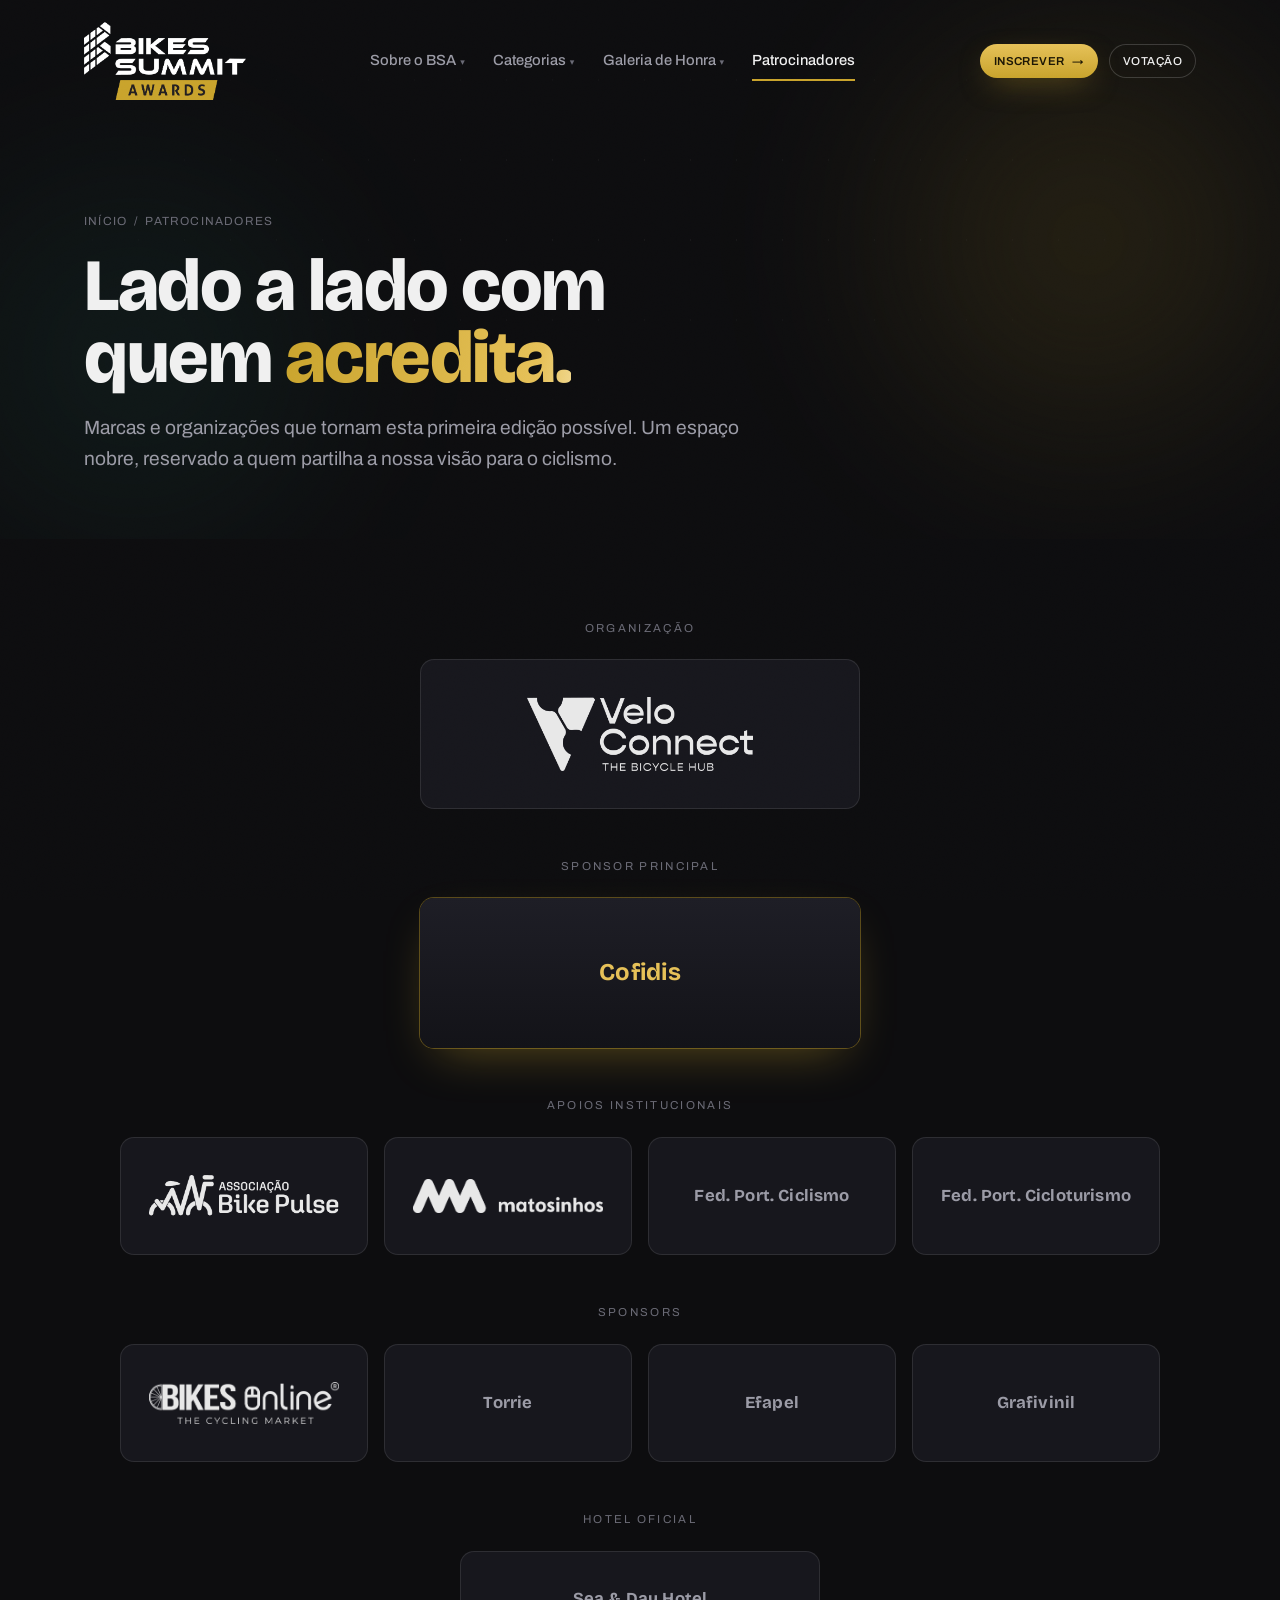
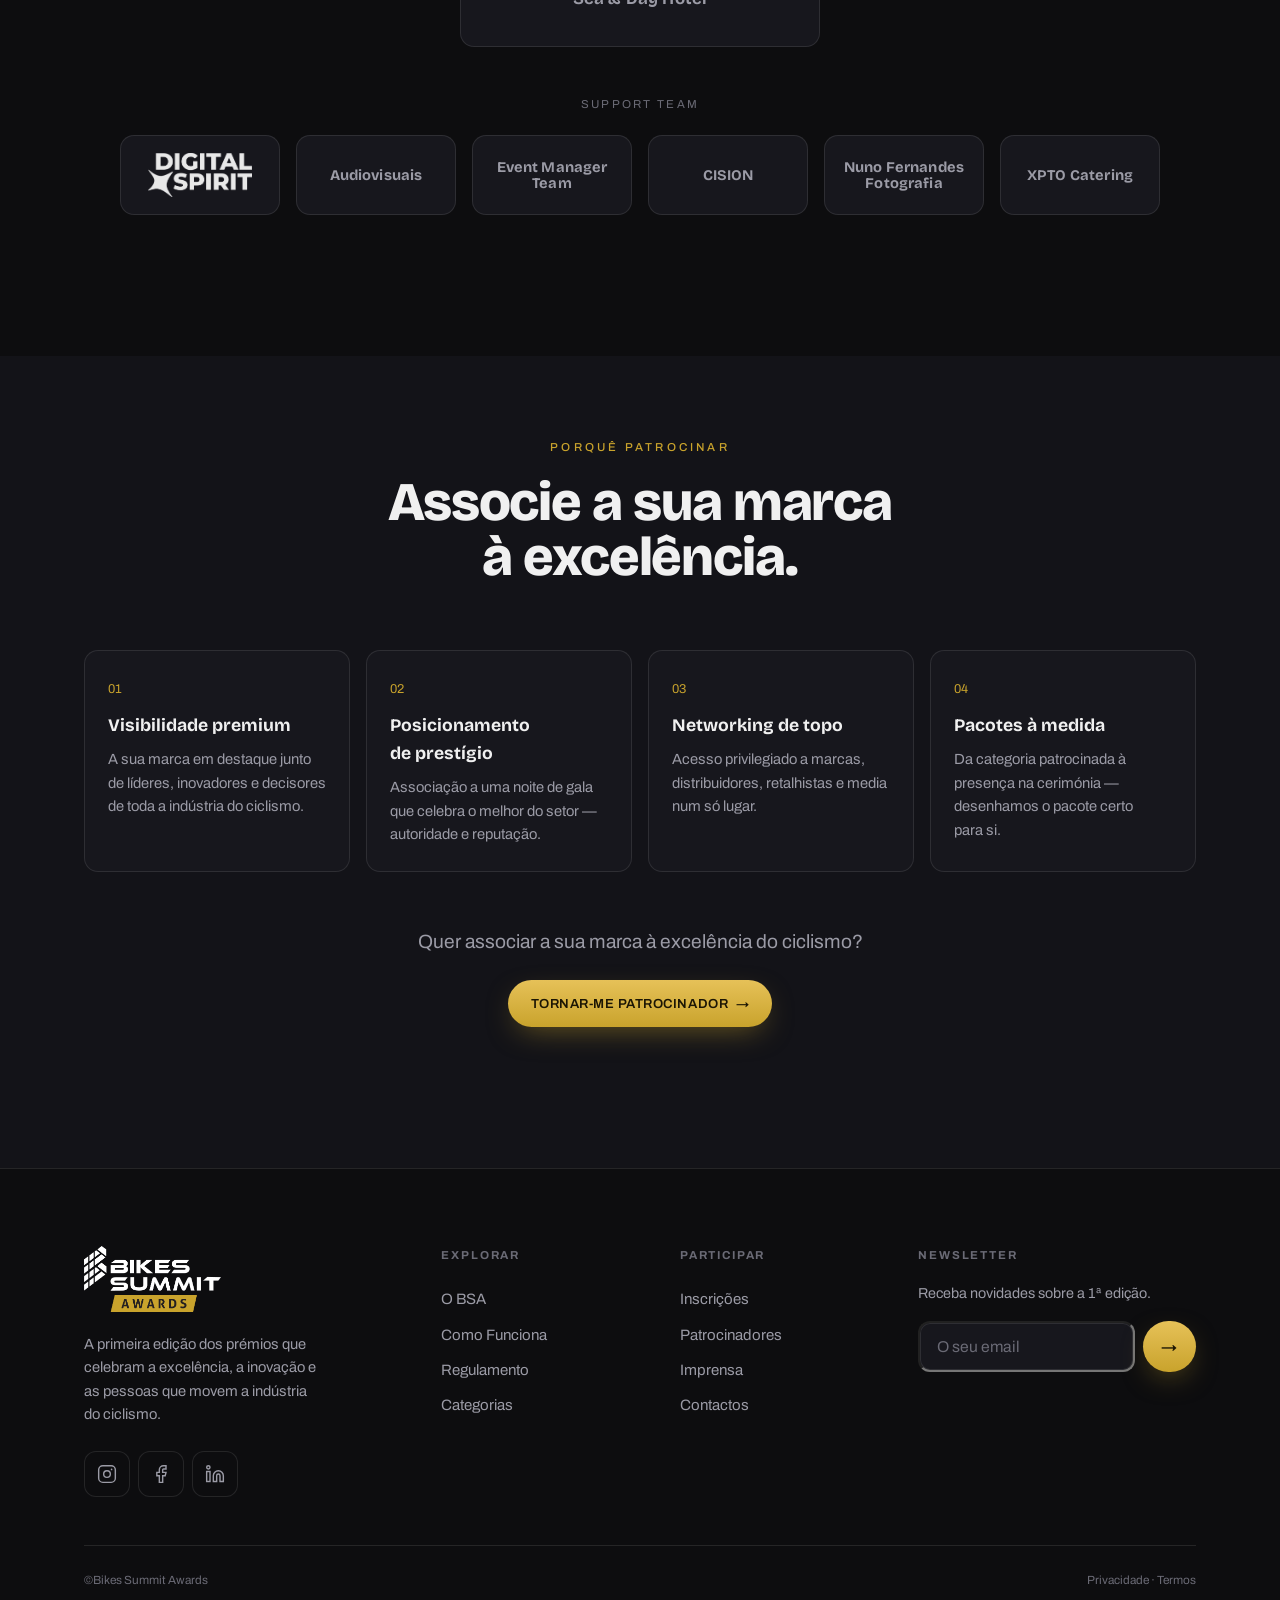
<file: patrocinadores.html>
<!DOCTYPE html>
<html lang="pt-PT">
<head>
  <meta charset="UTF-8" />
  <meta name="viewport" content="width=device-width, initial-scale=1.0" />
  <title>Patrocinadores — Bikes Summit Awards | 1ª Edição</title>
  <meta name="description" content="Patrocinadores e parceiros dos Bikes Summit Awards. Associe a sua marca à excelência da indústria do ciclismo." />
  <link rel="preconnect" href="https://fonts.googleapis.com" />
  <link rel="preconnect" href="https://fonts.gstatic.com" crossorigin />
  <link href="https://fonts.googleapis.com/css2?family=Archivo:wght@400;500;600;700&family=Bricolage+Grotesque:opsz,wght@12..96,600;12..96,700;12..96,800&display=swap" rel="stylesheet" />
  <link rel="stylesheet" href="assets/css/style.css" />
</head>
<body>

<!-- [ELEMENTOR] HEADER global -->
<header class="bsa-header">
  <div class="bsa-container bsa-header__inner">
    <a class="bsa-logo" href="index.html" aria-label="Bikes Summit Awards — início"><img src="assets/img/logo-light.png" alt="Bikes Summit Awards" /></a>
    <nav class="bsa-nav" aria-label="Navegação principal">
      <div class="bsa-nav__item bsa-nav__item--sub">
        <span class="bsa-nav__link bsa-nav__link--static" tabindex="0" role="button" aria-haspopup="true">Sobre o BSA <span class="bsa-nav__caret" aria-hidden="true">▾</span></span>
        <div class="bsa-nav__sub">
          <a href="sobre.html">O BSA</a>
          <a href="como-funciona.html">Como Funciona</a>
          <a href="regulamento.html">Regulamento</a>
        </div>
      </div>
      <div class="bsa-nav__item bsa-nav__item--sub">
        <a class="bsa-nav__link" href="categorias.html">Categorias <span class="bsa-nav__caret" aria-hidden="true">▾</span></a>
        <div class="bsa-nav__sub">
          <a href="juri.html">Júri</a>
        </div>
      </div>
      <div class="bsa-nav__item bsa-nav__item--sub">
        <a class="bsa-nav__link" href="galeria-2027.html">Galeria de Honra <span class="bsa-nav__caret" aria-hidden="true">▾</span></a>
        <div class="bsa-nav__sub">
          <a href="galeria-2027.html">Vencedores 2027</a>
        </div>
      </div>
      <a class="bsa-nav__link is-active" href="patrocinadores.html">Patrocinadores</a>
    </nav>
    <div class="bsa-header__cta">
      <a class="bsa-btn bsa-btn--gold bsa-btn--sm" href="inscricoes.html">Inscrever <span class="bsa-arrow" aria-hidden="true">→</span></a>
      <a class="bsa-btn bsa-btn--ghost bsa-btn--sm" href="votacao.html">Votação</a>
      <button class="bsa-burger" aria-label="Abrir menu" aria-expanded="false"><span></span><span></span><span></span></button>
    </div>
  </div>
</header>

<main>

<!-- [ELEMENTOR] PAGE HERO -->
<section class="bsa-page-hero">
  <div class="bsa-mesh" aria-hidden="true"></div>
  <div class="bsa-iso" aria-hidden="true"></div>
  <div class="bsa-container" style="position:relative;z-index:2">
    <nav class="bsa-breadcrumb" aria-label="Breadcrumb"><a href="index.html">Início</a> <span aria-hidden="true">/</span> Patrocinadores</nav>
    <h1 class="bsa-display" style="font-size:clamp(2.4rem,6vw,4.6rem);margin:1.2rem 0 1.2rem">Lado a lado com<br />quem <span class="bsa-shine">acredita.</span></h1>
    <p class="bsa-lead">Marcas e organizações que tornam esta primeira edição possível. Um espaço nobre, reservado a quem partilha a nossa visão para o ciclismo.</p>
  </div>
</section>

<!-- [ELEMENTOR] SECÇÃO: TIERS -->
<section class="bsa-section" style="padding-top:clamp(1rem,3vw,2rem)">
  <div class="bsa-container">
    <!-- Hierarquia de marcas (simulação — logótipos a confirmar) -->
    <div class="bsa-spon-tier" data-reveal>
      <p class="bsa-spon-tier__label">Organização</p>
      <div class="bsa-spon-grid bsa-spon-grid--solo">
        <div class="bsa-spon bsa-spon--main"><img src="assets/img/sponsors/velo-connect.png" alt="Velo Connect" loading="lazy" /></div>
      </div>
    </div>
    <div class="bsa-spon-tier" data-reveal>
      <p class="bsa-spon-tier__label">Sponsor Principal</p>
      <div class="bsa-spon-grid bsa-spon-grid--solo">
        <div class="bsa-spon bsa-spon--main bsa-spon--principal">Cofidis</div>
      </div>
    </div>
    <div class="bsa-spon-tier" data-reveal>
      <p class="bsa-spon-tier__label">Apoios Institucionais</p>
      <div class="bsa-spon-grid bsa-spon-grid--row4">
        <div class="bsa-spon"><img src="assets/img/sponsors/abp.png" alt="Ass. Bike Pulse" loading="lazy" /></div>
        <div class="bsa-spon"><img src="assets/img/sponsors/cm-matosinhos.png" alt="CM Matosinhos" loading="lazy" /></div>
        <div class="bsa-spon">Fed. Port. Ciclismo</div>
        <div class="bsa-spon">Fed. Port. Cicloturismo</div>
      </div>
    </div>
    <div class="bsa-spon-tier" data-reveal>
      <p class="bsa-spon-tier__label">Sponsors</p>
      <div class="bsa-spon-grid bsa-spon-grid--row4">
        <div class="bsa-spon"><img src="assets/img/sponsors/bikes-online.png" alt="Bikes Online" loading="lazy" /></div>
        <div class="bsa-spon">Torrie</div>
        <div class="bsa-spon">Efapel</div>
        <div class="bsa-spon">Grafivinil</div>
      </div>
    </div>
    <div class="bsa-spon-tier" data-reveal>
      <p class="bsa-spon-tier__label">Hotel Oficial</p>
      <div class="bsa-spon-grid bsa-spon-grid--solo is-sm">
        <div class="bsa-spon">Sea &amp; Day Hotel</div>
      </div>
    </div>
    <div class="bsa-spon-tier" data-reveal>
      <p class="bsa-spon-tier__label">Support Team</p>
      <div class="bsa-spon-grid bsa-spon-grid--row6">
        <div class="bsa-spon bsa-spon--sm"><img src="assets/img/sponsors/digital-spirit.png" alt="Digital Spirit" loading="lazy" /></div>
        <div class="bsa-spon bsa-spon--sm">Audiovisuais</div>
        <div class="bsa-spon bsa-spon--sm">Event Manager Team</div>
        <div class="bsa-spon bsa-spon--sm">CISION</div>
        <div class="bsa-spon bsa-spon--sm">Nuno Fernandes Fotografia</div>
        <div class="bsa-spon bsa-spon--sm">XPTO Catering</div>
      </div>
    </div>
  </div>
</section>

<!-- [ELEMENTOR] SECÇÃO: PORQUÊ PATROCINAR -->
<section class="bsa-section" style="background:var(--bsa-bg-soft);padding-top:clamp(2.5rem,6vw,5rem)">
  <div class="bsa-container">
    <div class="bsa-section__head is-center" data-reveal>
      <span class="bsa-eyebrow is-center">Porquê patrocinar</span>
      <h2 class="bsa-h2">Associe a sua marca<br />à excelência.</h2>
    </div>
    <div class="bsa-rules">
      <div class="bsa-rule" data-reveal data-reveal-delay="1"><span class="bsa-rule__n">01</span><h3>Visibilidade premium</h3><p>A sua marca em destaque junto de líderes, inovadores e decisores de toda a indústria do ciclismo.</p></div>
      <div class="bsa-rule" data-reveal data-reveal-delay="2"><span class="bsa-rule__n">02</span><h3>Posicionamento de prestígio</h3><p>Associação a uma noite de gala que celebra o melhor do setor — autoridade e reputação.</p></div>
      <div class="bsa-rule" data-reveal data-reveal-delay="3"><span class="bsa-rule__n">03</span><h3>Networking de topo</h3><p>Acesso privilegiado a marcas, distribuidores, retalhistas e media num só lugar.</p></div>
      <div class="bsa-rule" data-reveal data-reveal-delay="4"><span class="bsa-rule__n">04</span><h3>Pacotes à medida</h3><p>Da categoria patrocinada à presença na cerimónia — desenhamos o pacote certo para si.</p></div>
    </div>
    <div class="bsa-spon-cta" data-reveal>
      <p class="bsa-lead" style="margin:0 auto 1.4rem">Quer associar a sua marca à excelência do ciclismo?</p>
      <a class="bsa-btn bsa-btn--gold" href="contactos.html">Tornar-me patrocinador <span class="bsa-arrow" aria-hidden="true">→</span></a>
    </div>
  </div>
</section>

</main>

<!-- [ELEMENTOR] FOOTER global -->
<footer class="bsa-footer">
  <div class="bsa-container">
    <div class="bsa-footer__grid">
      <div class="bsa-footer__brand">
        <div class="bsa-footer__logo"><img src="assets/img/logo-light.png" alt="Bikes Summit Awards" /></div>
        <p>A primeira edição dos prémios que celebram a excelência, a inovação e as pessoas que movem a indústria do ciclismo.</p>
        <div class="bsa-social-row bsa-social-row--footer" aria-label="Redes sociais">
          <a class="bsa-social" href="https://instagram.com/" target="_blank" rel="noopener" aria-label="Instagram"><svg viewBox="0 0 24 24" fill="none" stroke="currentColor" stroke-width="1.7"><rect x="2" y="2" width="20" height="20" rx="5"/><circle cx="12" cy="12" r="4"/><circle cx="17.5" cy="6.5" r="1" fill="currentColor" stroke="none"/></svg></a>
          <a class="bsa-social" href="https://facebook.com/" target="_blank" rel="noopener" aria-label="Facebook"><svg viewBox="0 0 24 24" fill="none" stroke="currentColor" stroke-width="1.7"><path d="M18 2h-3a5 5 0 0 0-5 5v3H7v4h3v8h4v-8h3l1-4h-4V7a1 1 0 0 1 1-1h3z"/></svg></a>
          <a class="bsa-social" href="https://linkedin.com/" target="_blank" rel="noopener" aria-label="LinkedIn"><svg viewBox="0 0 24 24" fill="none" stroke="currentColor" stroke-width="1.7"><path d="M16 8a6 6 0 0 1 6 6v7h-4v-7a2 2 0 0 0-4 0v7h-4v-7a6 6 0 0 1 6-6Z"/><rect x="2" y="9" width="4" height="12"/><circle cx="4" cy="4" r="2"/></svg></a>
        </div>
      </div>
      <div class="bsa-footer__col"><h4>Explorar</h4><a href="sobre.html">O BSA</a><a href="como-funciona.html">Como Funciona</a><a href="regulamento.html">Regulamento</a><a href="categorias.html">Categorias</a></div>
      <div class="bsa-footer__col"><h4>Participar</h4><a href="inscricoes.html">Inscrições</a><a href="patrocinadores.html">Patrocinadores</a><a href="contactos.html">Imprensa</a><a href="contactos.html">Contactos</a></div>
      <div class="bsa-footer__col"><h4>Newsletter</h4><p style="font-size:.9rem">Receba novidades sobre a 1ª edição.</p><form class="bsa-newsletter" data-prototype><input class="bsa-input" type="email" placeholder="O seu email" required aria-label="Email" /><button class="bsa-btn bsa-btn--gold bsa-btn--sm" type="submit" aria-label="Subscrever">→</button></form></div>
    </div>
    <div class="bsa-footer__bottom"><p>©Bikes Summit Awards</p><p>Privacidade · Termos</p></div>
  </div>
</footer>

<script src="assets/js/main.js"></script>
</body>
</html>
</file>
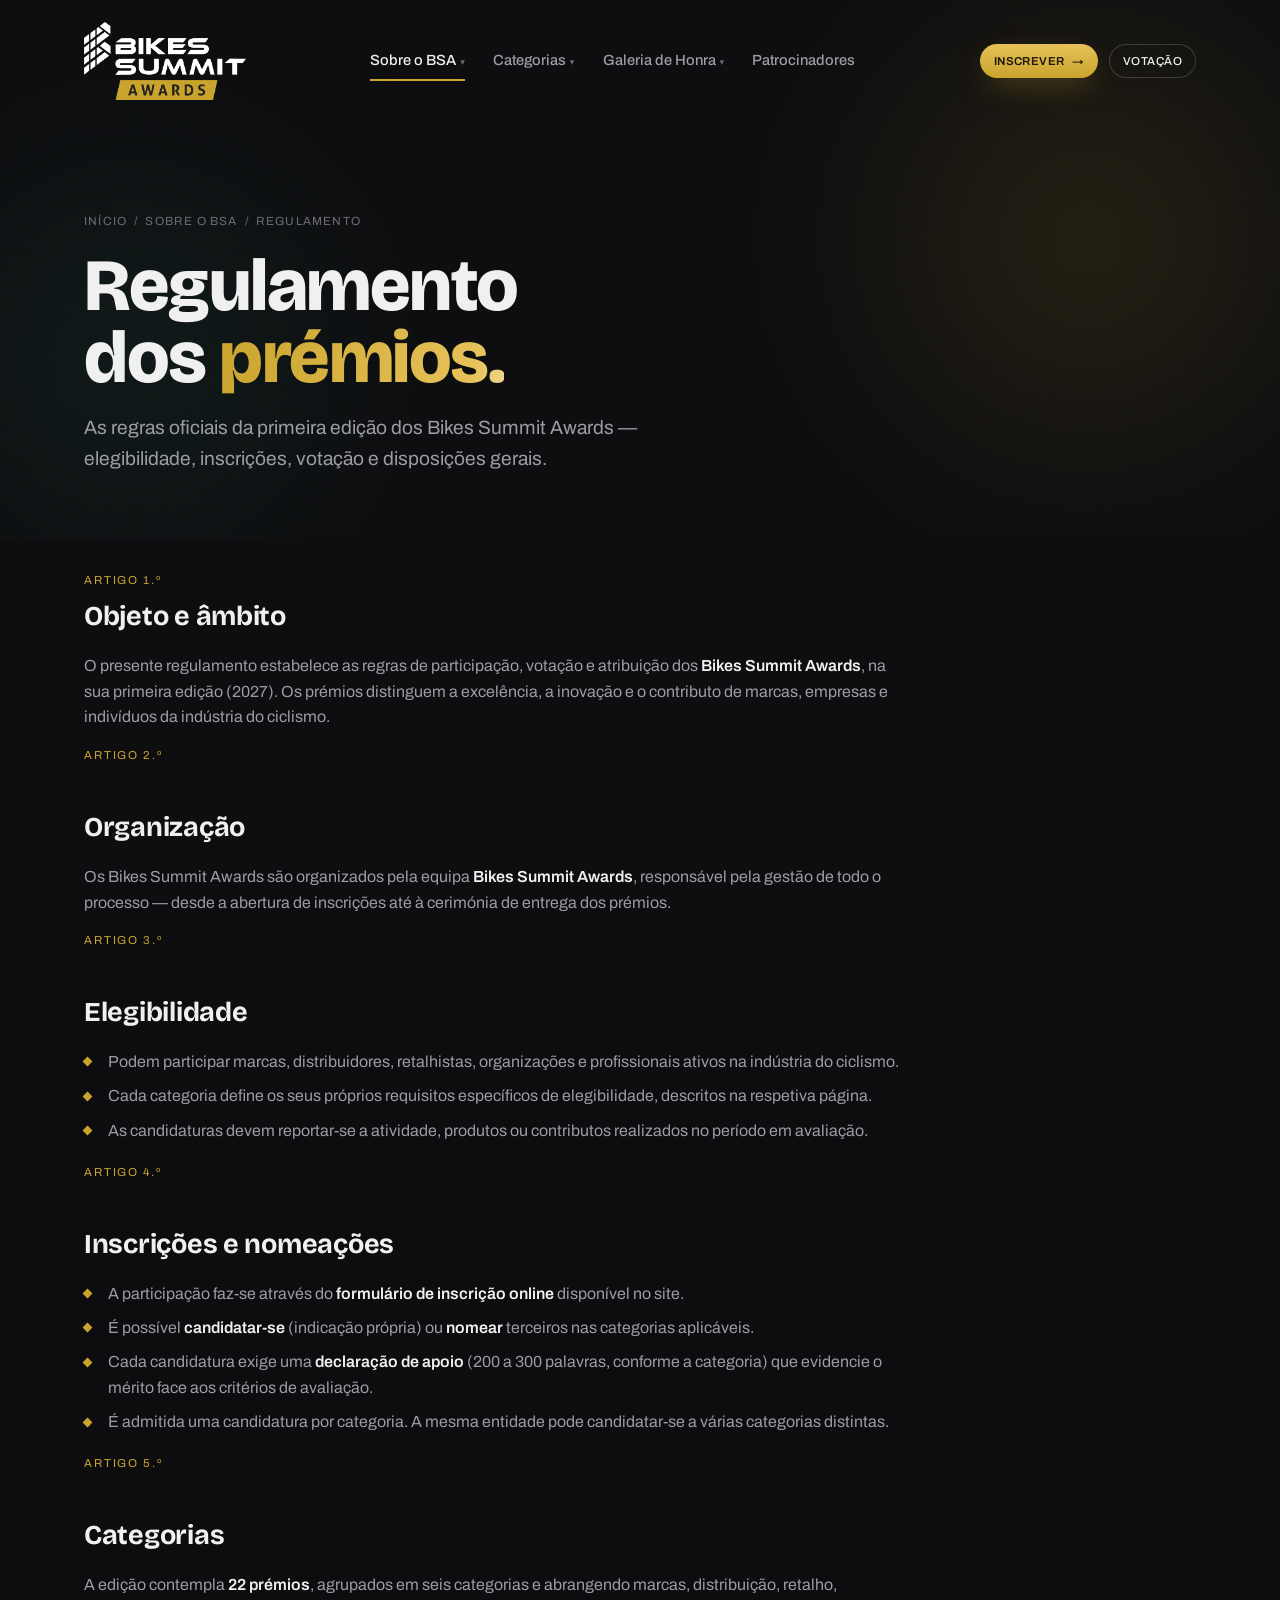
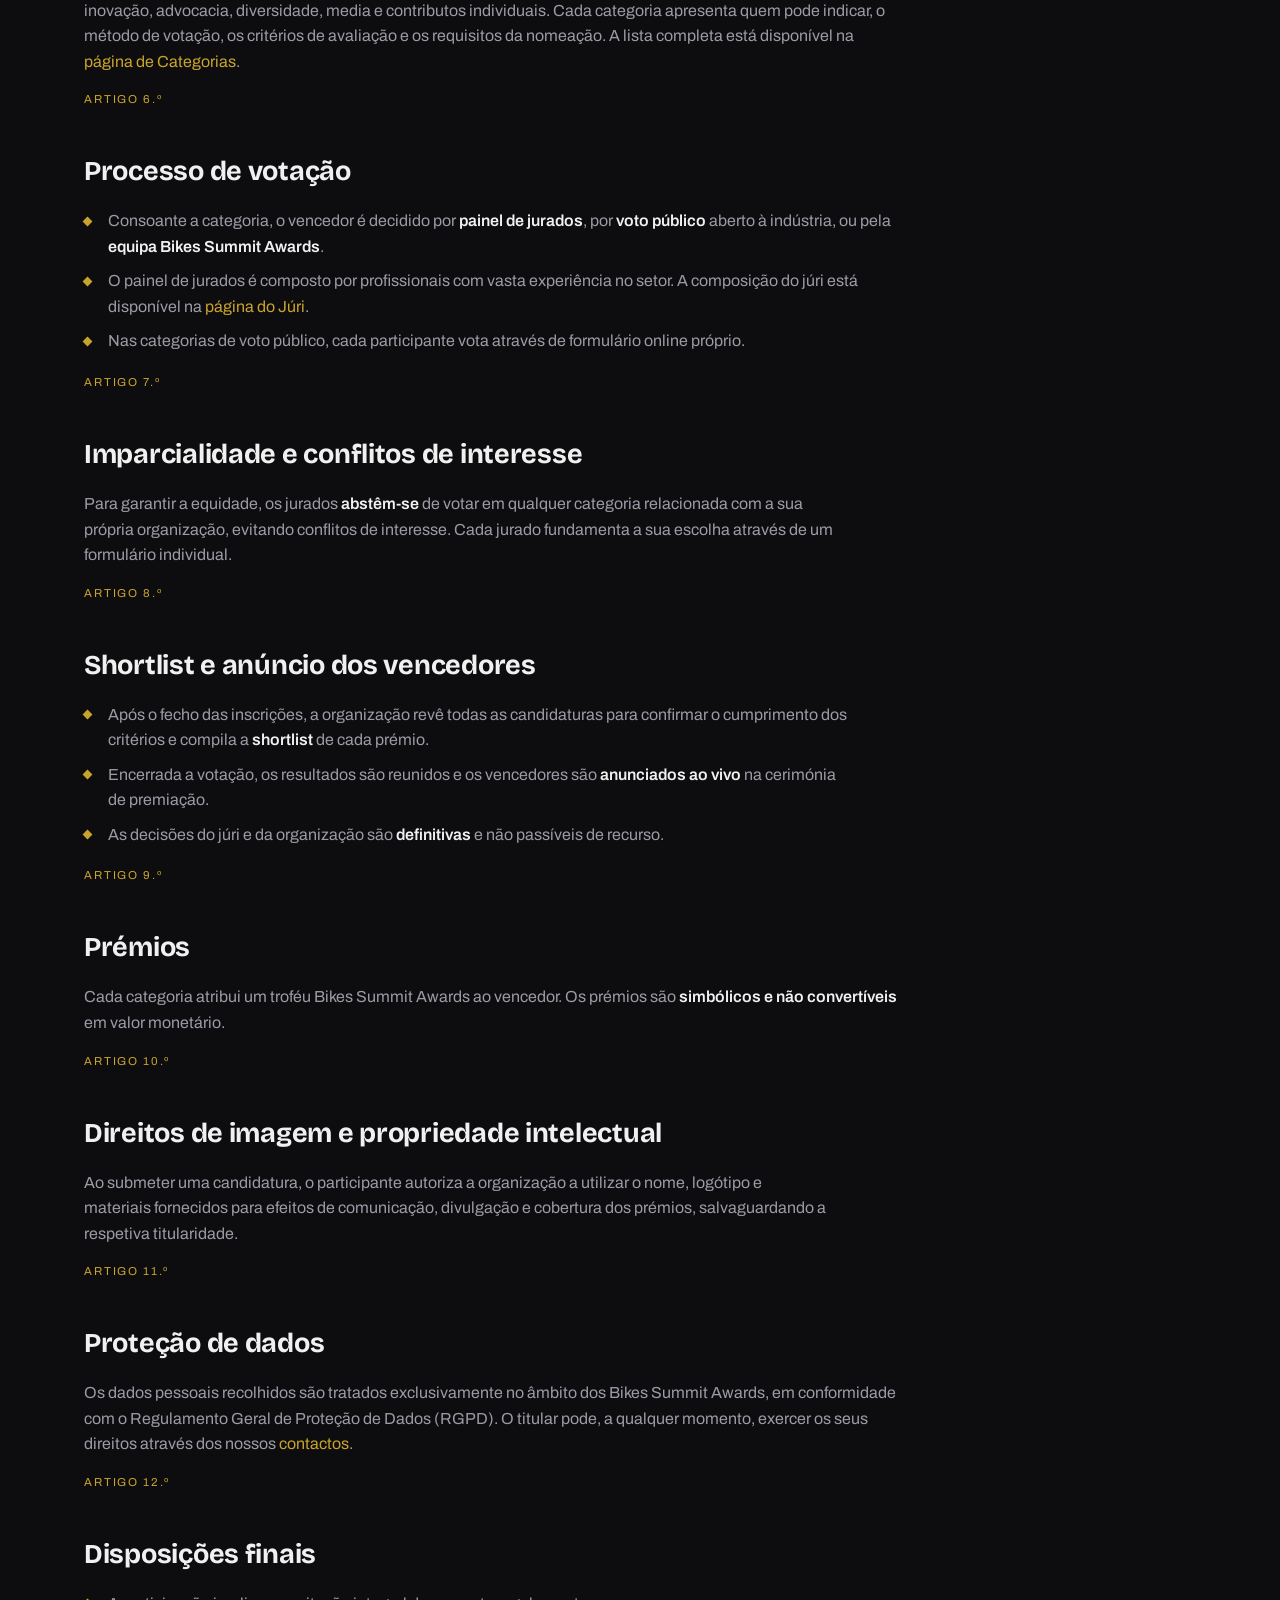
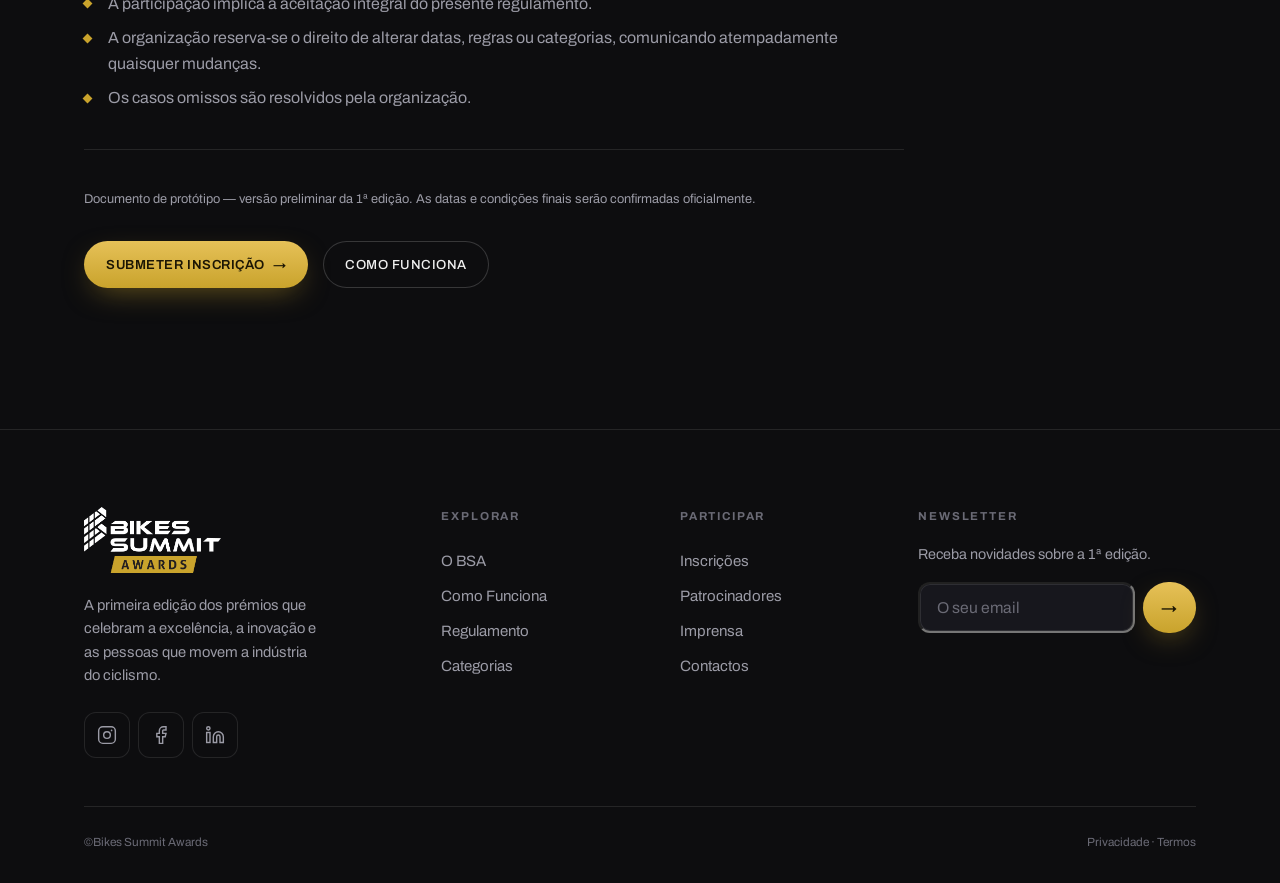
<file: regulamento.html>
<!DOCTYPE html>
<html lang="pt-PT">
<head>
  <meta charset="UTF-8" />
  <meta name="viewport" content="width=device-width, initial-scale=1.0" />
  <title>Regulamento — Bikes Summit Awards | 1ª Edição</title>
  <meta name="description" content="Regulamento oficial dos Bikes Summit Awards: elegibilidade, inscrições, votação, critérios e disposições gerais da primeira edição." />
  <link rel="preconnect" href="https://fonts.googleapis.com" />
  <link rel="preconnect" href="https://fonts.gstatic.com" crossorigin />
  <link href="https://fonts.googleapis.com/css2?family=Archivo:wght@400;500;600;700&family=Bricolage+Grotesque:opsz,wght@12..96,600;12..96,700;12..96,800&display=swap" rel="stylesheet" />
  <link rel="stylesheet" href="assets/css/style.css" />
</head>
<body>

<!-- [ELEMENTOR] HEADER global -->
<header class="bsa-header">
  <div class="bsa-container bsa-header__inner">
    <a class="bsa-logo" href="index.html" aria-label="Bikes Summit Awards — início"><img src="assets/img/logo-light.png" alt="Bikes Summit Awards" /></a>
    <nav class="bsa-nav" aria-label="Navegação principal">
      <div class="bsa-nav__item bsa-nav__item--sub">
        <span class="bsa-nav__link bsa-nav__link--static is-active" tabindex="0" role="button" aria-haspopup="true">Sobre o BSA <span class="bsa-nav__caret" aria-hidden="true">▾</span></span>
        <div class="bsa-nav__sub">
          <a href="sobre.html">O BSA</a>
          <a href="como-funciona.html">Como Funciona</a>
          <a href="regulamento.html">Regulamento</a>
        </div>
      </div>
      <div class="bsa-nav__item bsa-nav__item--sub">
        <a class="bsa-nav__link" href="categorias.html">Categorias <span class="bsa-nav__caret" aria-hidden="true">▾</span></a>
        <div class="bsa-nav__sub">
          <a href="juri.html">Júri</a>
        </div>
      </div>
      <div class="bsa-nav__item bsa-nav__item--sub">
        <a class="bsa-nav__link" href="galeria-2027.html">Galeria de Honra <span class="bsa-nav__caret" aria-hidden="true">▾</span></a>
        <div class="bsa-nav__sub">
          <a href="galeria-2027.html">Vencedores 2027</a>
        </div>
      </div>
      <a class="bsa-nav__link" href="patrocinadores.html">Patrocinadores</a>
    </nav>
    <div class="bsa-header__cta">
      <a class="bsa-btn bsa-btn--gold bsa-btn--sm" href="inscricoes.html">Inscrever <span class="bsa-arrow" aria-hidden="true">→</span></a>
      <a class="bsa-btn bsa-btn--ghost bsa-btn--sm" href="votacao.html">Votação</a>
      <button class="bsa-burger" aria-label="Abrir menu" aria-expanded="false"><span></span><span></span><span></span></button>
    </div>
  </div>
</header>

<main>

<!-- [ELEMENTOR] PAGE HERO -->
<section class="bsa-page-hero">
  <div class="bsa-mesh" aria-hidden="true"></div>
  <div class="bsa-iso" aria-hidden="true"></div>
  <div class="bsa-container" style="position:relative;z-index:2">
    <nav class="bsa-breadcrumb" aria-label="Breadcrumb"><a href="index.html">Início</a> <span aria-hidden="true">/</span> Sobre o BSA <span aria-hidden="true">/</span> Regulamento</nav>
    <h1 class="bsa-display" style="font-size:clamp(2.4rem,6vw,4.6rem);margin:1.2rem 0 1.2rem">Regulamento<br />dos <span class="bsa-shine">prémios.</span></h1>
    <p class="bsa-lead">As regras oficiais da primeira edição dos Bikes Summit Awards — elegibilidade, inscrições, votação e disposições gerais.</p>
  </div>
</section>

<!-- [ELEMENTOR] SECÇÃO: REGULAMENTO (texto) -->
<section class="bsa-section" style="padding-top:clamp(1rem,3vw,2rem)">
  <div class="bsa-container">
    <div class="bsa-prose" data-reveal>

      <section>
        <span class="bsa-prose__art">Artigo 1.º</span>
        <h2>Objeto e âmbito</h2>
        <p>O presente regulamento estabelece as regras de participação, votação e atribuição dos <strong>Bikes Summit Awards</strong>, na sua primeira edição (2027). Os prémios distinguem a excelência, a inovação e o contributo de marcas, empresas e indivíduos da indústria do ciclismo.</p>
      </section>

      <section>
        <span class="bsa-prose__art">Artigo 2.º</span>
        <h2>Organização</h2>
        <p>Os Bikes Summit Awards são organizados pela equipa <strong>Bikes Summit Awards</strong>, responsável pela gestão de todo o processo — desde a abertura de inscrições até à cerimónia de entrega dos prémios.</p>
      </section>

      <section>
        <span class="bsa-prose__art">Artigo 3.º</span>
        <h2>Elegibilidade</h2>
        <ul>
          <li>Podem participar marcas, distribuidores, retalhistas, organizações e profissionais ativos na indústria do ciclismo.</li>
          <li>Cada categoria define os seus próprios requisitos específicos de elegibilidade, descritos na respetiva página.</li>
          <li>As candidaturas devem reportar-se a atividade, produtos ou contributos realizados no período em avaliação.</li>
        </ul>
      </section>

      <section>
        <span class="bsa-prose__art">Artigo 4.º</span>
        <h2>Inscrições e nomeações</h2>
        <ul>
          <li>A participação faz-se através do <strong>formulário de inscrição online</strong> disponível no site.</li>
          <li>É possível <strong>candidatar-se</strong> (indicação própria) ou <strong>nomear</strong> terceiros nas categorias aplicáveis.</li>
          <li>Cada candidatura exige uma <strong>declaração de apoio</strong> (200 a 300 palavras, conforme a categoria) que evidencie o mérito face aos critérios de avaliação.</li>
          <li>É admitida uma candidatura por categoria. A mesma entidade pode candidatar-se a várias categorias distintas.</li>
        </ul>
      </section>

      <section>
        <span class="bsa-prose__art">Artigo 5.º</span>
        <h2>Categorias</h2>
        <p>A edição contempla <strong>22 prémios</strong>, agrupados em seis categorias e abrangendo marcas, distribuição, retalho, inovação, advocacia, diversidade, media e contributos individuais. Cada categoria apresenta quem pode indicar, o método de votação, os critérios de avaliação e os requisitos da nomeação. A lista completa está disponível na <a href="categorias.html" class="bsa-gold-text">página de Categorias</a>.</p>
      </section>

      <section>
        <span class="bsa-prose__art">Artigo 6.º</span>
        <h2>Processo de votação</h2>
        <ul>
          <li>Consoante a categoria, o vencedor é decidido por <strong>painel de jurados</strong>, por <strong>voto público</strong> aberto à indústria, ou pela <strong>equipa Bikes Summit Awards</strong>.</li>
          <li>O painel de jurados é composto por profissionais com vasta experiência no setor. A composição do júri está disponível na <a href="juri.html" class="bsa-gold-text">página do Júri</a>.</li>
          <li>Nas categorias de voto público, cada participante vota através de formulário online próprio.</li>
        </ul>
      </section>

      <section>
        <span class="bsa-prose__art">Artigo 7.º</span>
        <h2>Imparcialidade e conflitos de interesse</h2>
        <p>Para garantir a equidade, os jurados <strong>abstêm-se</strong> de votar em qualquer categoria relacionada com a sua própria organização, evitando conflitos de interesse. Cada jurado fundamenta a sua escolha através de um formulário individual.</p>
      </section>

      <section>
        <span class="bsa-prose__art">Artigo 8.º</span>
        <h2>Shortlist e anúncio dos vencedores</h2>
        <ul>
          <li>Após o fecho das inscrições, a organização revê todas as candidaturas para confirmar o cumprimento dos critérios e compila a <strong>shortlist</strong> de cada prémio.</li>
          <li>Encerrada a votação, os resultados são reunidos e os vencedores são <strong>anunciados ao vivo</strong> na cerimónia de premiação.</li>
          <li>As decisões do júri e da organização são <strong>definitivas</strong> e não passíveis de recurso.</li>
        </ul>
      </section>

      <section>
        <span class="bsa-prose__art">Artigo 9.º</span>
        <h2>Prémios</h2>
        <p>Cada categoria atribui um troféu Bikes Summit Awards ao vencedor. Os prémios são <strong>simbólicos e não convertíveis</strong> em valor monetário.</p>
      </section>

      <section>
        <span class="bsa-prose__art">Artigo 10.º</span>
        <h2>Direitos de imagem e propriedade intelectual</h2>
        <p>Ao submeter uma candidatura, o participante autoriza a organização a utilizar o nome, logótipo e materiais fornecidos para efeitos de comunicação, divulgação e cobertura dos prémios, salvaguardando a respetiva titularidade.</p>
      </section>

      <section>
        <span class="bsa-prose__art">Artigo 11.º</span>
        <h2>Proteção de dados</h2>
        <p>Os dados pessoais recolhidos são tratados exclusivamente no âmbito dos Bikes Summit Awards, em conformidade com o Regulamento Geral de Proteção de Dados (RGPD). O titular pode, a qualquer momento, exercer os seus direitos através dos nossos <a href="contactos.html" class="bsa-gold-text">contactos</a>.</p>
      </section>

      <section>
        <span class="bsa-prose__art">Artigo 12.º</span>
        <h2>Disposições finais</h2>
        <ul>
          <li>A participação implica a aceitação integral do presente regulamento.</li>
          <li>A organização reserva-se o direito de alterar datas, regras ou categorias, comunicando atempadamente quaisquer mudanças.</li>
          <li>Os casos omissos são resolvidos pela organização.</li>
        </ul>
      </section>

      <hr class="bsa-prose__divider" />
      <p class="bsa-hint">Documento de protótipo — versão preliminar da 1ª edição. As datas e condições finais serão confirmadas oficialmente.</p>

      <div class="bsa-flex" style="gap:.9rem;flex-wrap:wrap;margin-top:2rem">
        <a class="bsa-btn bsa-btn--gold" href="inscricoes.html">Submeter inscrição <span class="bsa-arrow" aria-hidden="true">→</span></a>
        <a class="bsa-btn bsa-btn--ghost" href="como-funciona.html">Como funciona</a>
      </div>
    </div>
  </div>
</section>

</main>

<!-- [ELEMENTOR] FOOTER global -->
<footer class="bsa-footer">
  <div class="bsa-container">
    <div class="bsa-footer__grid">
      <div class="bsa-footer__brand">
        <div class="bsa-footer__logo"><img src="assets/img/logo-light.png" alt="Bikes Summit Awards" /></div>
        <p>A primeira edição dos prémios que celebram a excelência, a inovação e as pessoas que movem a indústria do ciclismo.</p>
        <div class="bsa-social-row bsa-social-row--footer" aria-label="Redes sociais">
          <a class="bsa-social" href="https://instagram.com/" target="_blank" rel="noopener" aria-label="Instagram"><svg viewBox="0 0 24 24" fill="none" stroke="currentColor" stroke-width="1.7"><rect x="2" y="2" width="20" height="20" rx="5"/><circle cx="12" cy="12" r="4"/><circle cx="17.5" cy="6.5" r="1" fill="currentColor" stroke="none"/></svg></a>
          <a class="bsa-social" href="https://facebook.com/" target="_blank" rel="noopener" aria-label="Facebook"><svg viewBox="0 0 24 24" fill="none" stroke="currentColor" stroke-width="1.7"><path d="M18 2h-3a5 5 0 0 0-5 5v3H7v4h3v8h4v-8h3l1-4h-4V7a1 1 0 0 1 1-1h3z"/></svg></a>
          <a class="bsa-social" href="https://linkedin.com/" target="_blank" rel="noopener" aria-label="LinkedIn"><svg viewBox="0 0 24 24" fill="none" stroke="currentColor" stroke-width="1.7"><path d="M16 8a6 6 0 0 1 6 6v7h-4v-7a2 2 0 0 0-4 0v7h-4v-7a6 6 0 0 1 6-6Z"/><rect x="2" y="9" width="4" height="12"/><circle cx="4" cy="4" r="2"/></svg></a>
        </div>
      </div>
      <div class="bsa-footer__col"><h4>Explorar</h4><a href="sobre.html">O BSA</a><a href="como-funciona.html">Como Funciona</a><a href="regulamento.html">Regulamento</a><a href="categorias.html">Categorias</a></div>
      <div class="bsa-footer__col"><h4>Participar</h4><a href="inscricoes.html">Inscrições</a><a href="patrocinadores.html">Patrocinadores</a><a href="contactos.html">Imprensa</a><a href="contactos.html">Contactos</a></div>
      <div class="bsa-footer__col"><h4>Newsletter</h4><p style="font-size:.9rem">Receba novidades sobre a 1ª edição.</p><form class="bsa-newsletter" data-prototype><input class="bsa-input" type="email" placeholder="O seu email" required aria-label="Email" /><button class="bsa-btn bsa-btn--gold bsa-btn--sm" type="submit" aria-label="Subscrever">→</button></form></div>
    </div>
    <div class="bsa-footer__bottom"><p>©Bikes Summit Awards</p><p>Privacidade · Termos</p></div>
  </div>
</footer>

<script src="assets/js/main.js"></script>
</body>
</html>
</file>
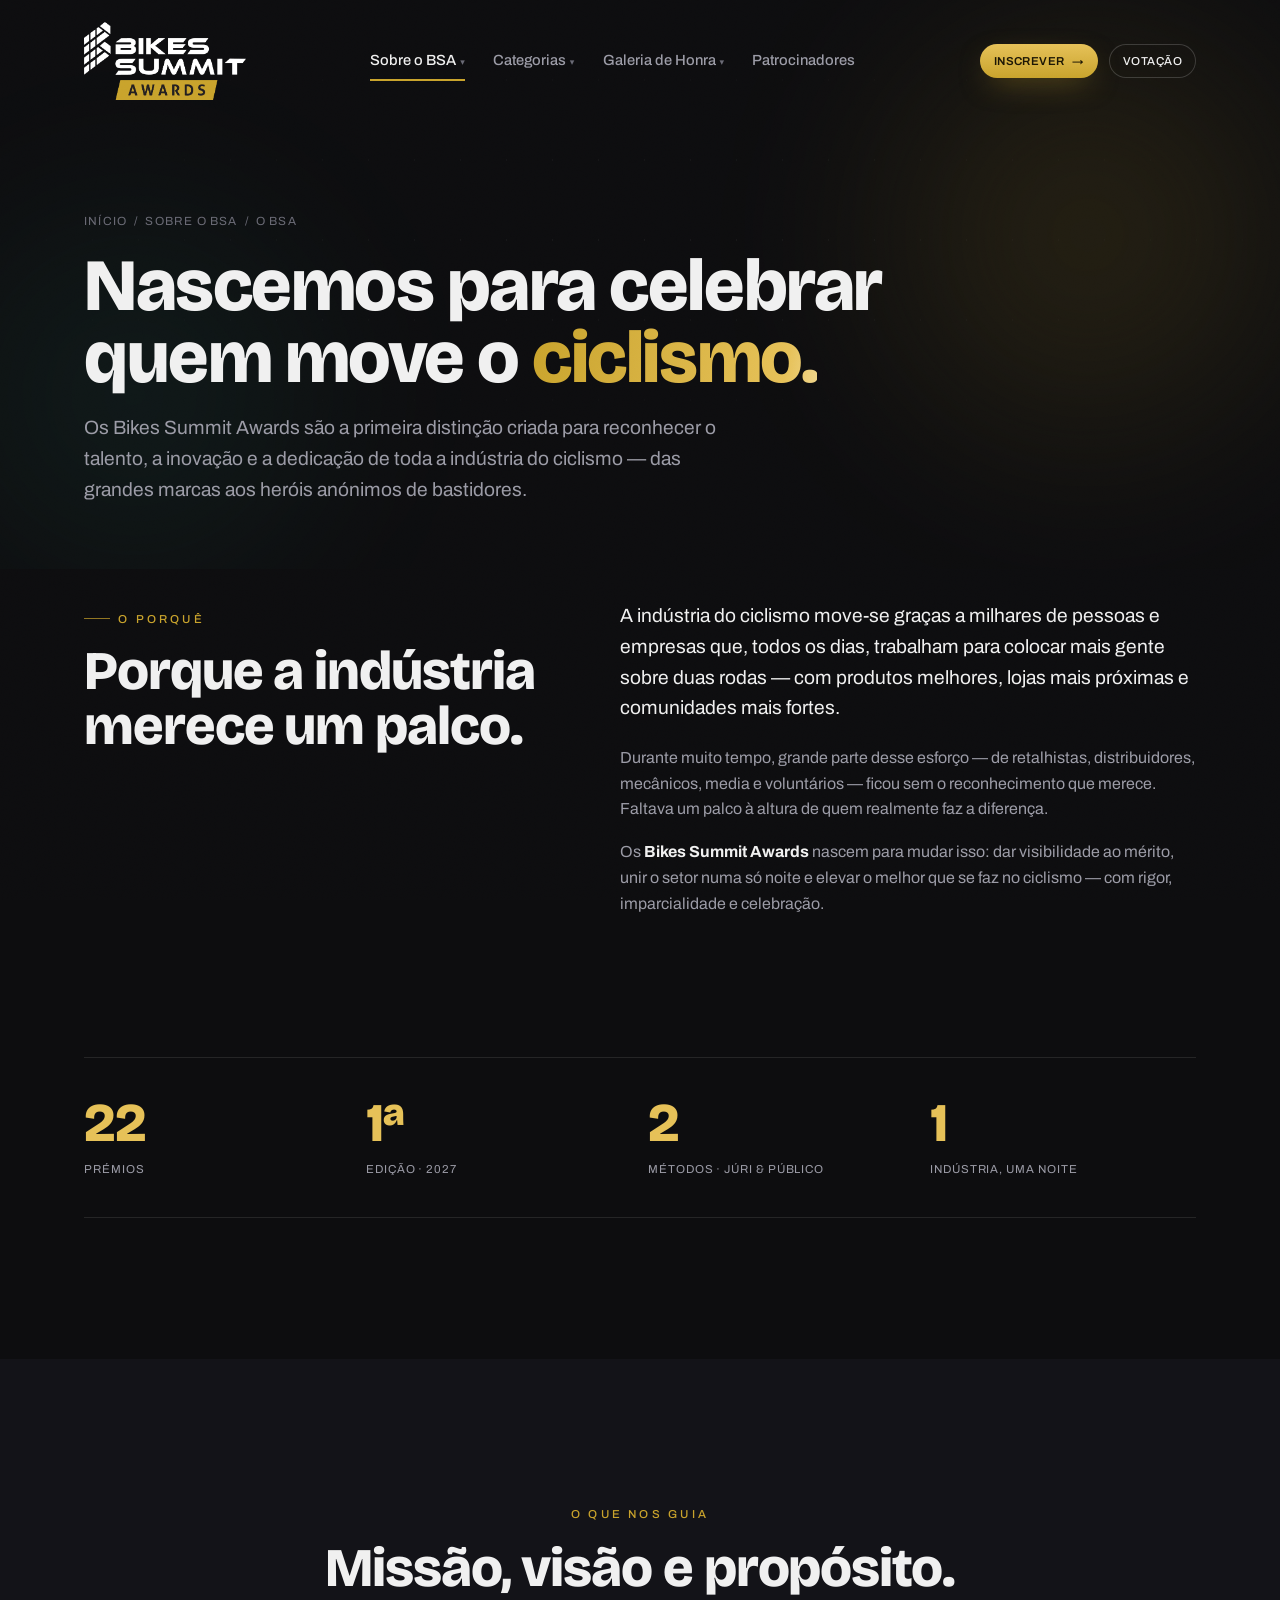
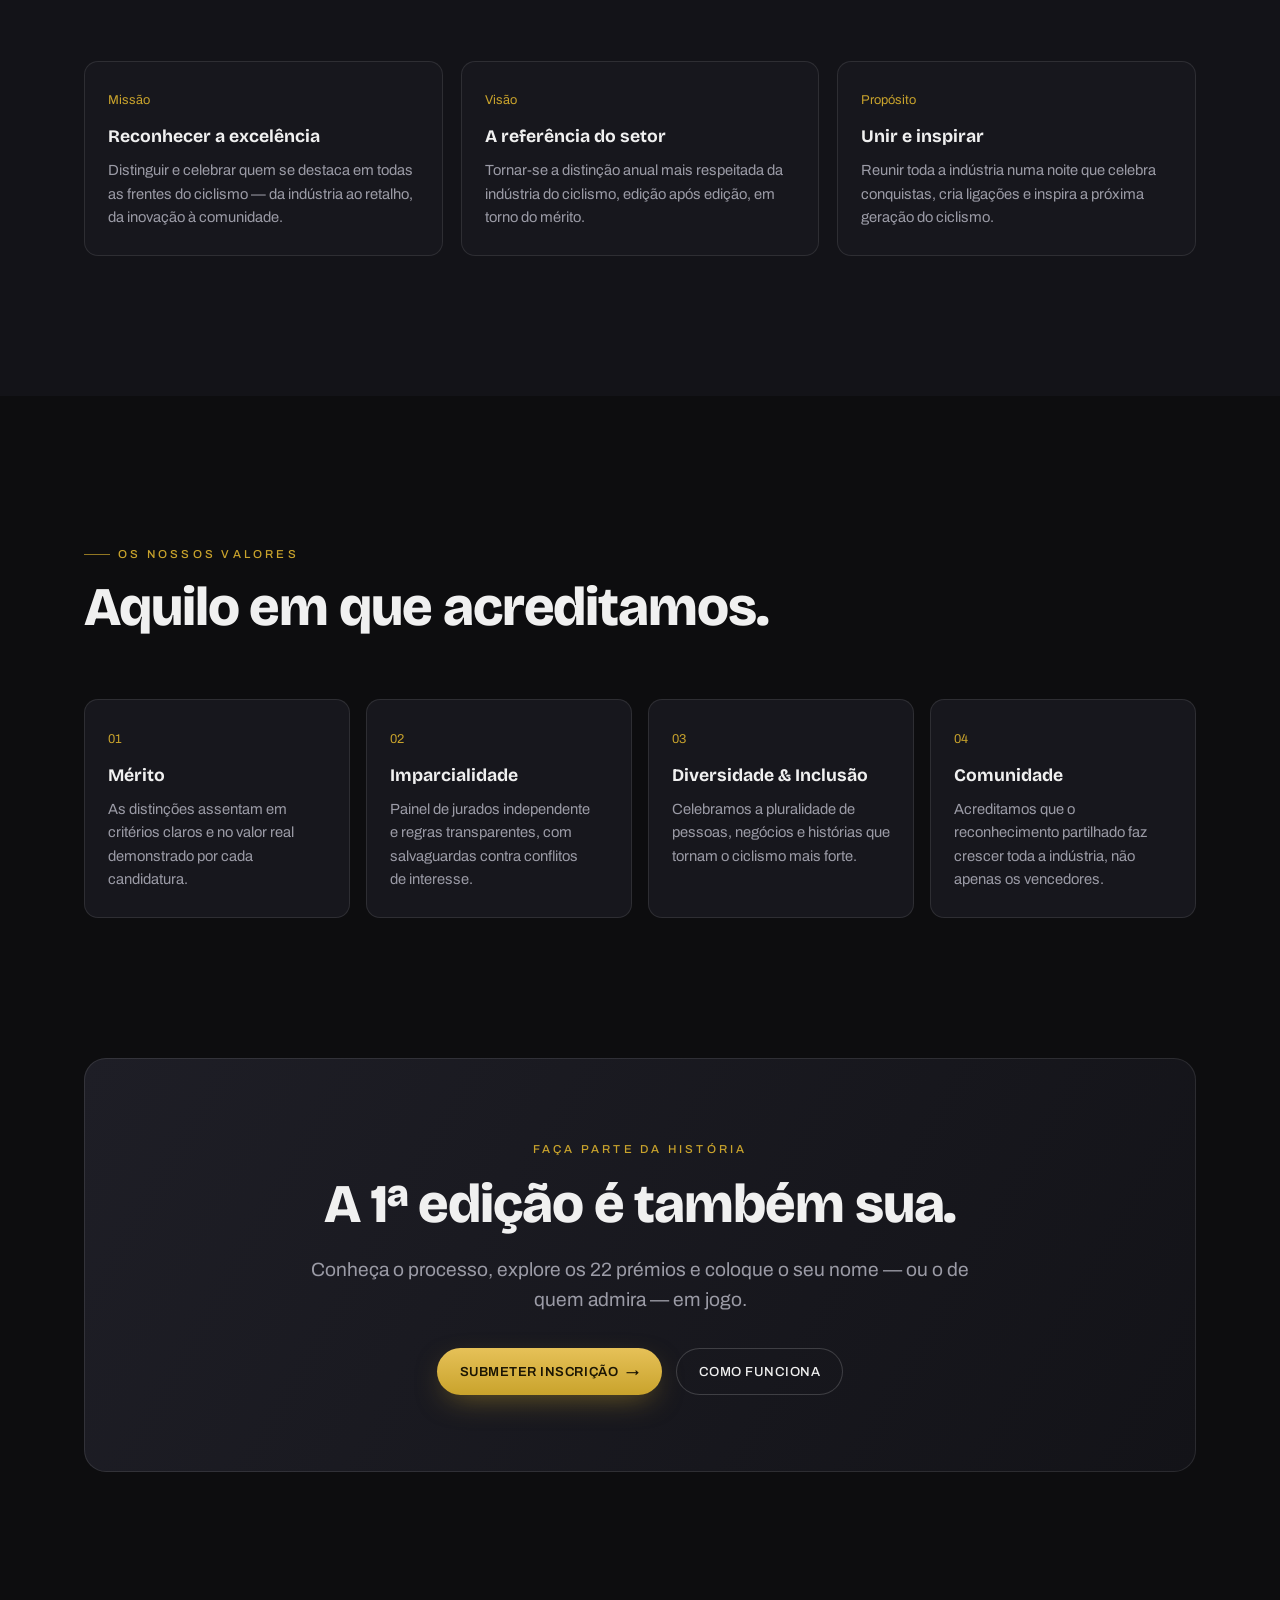
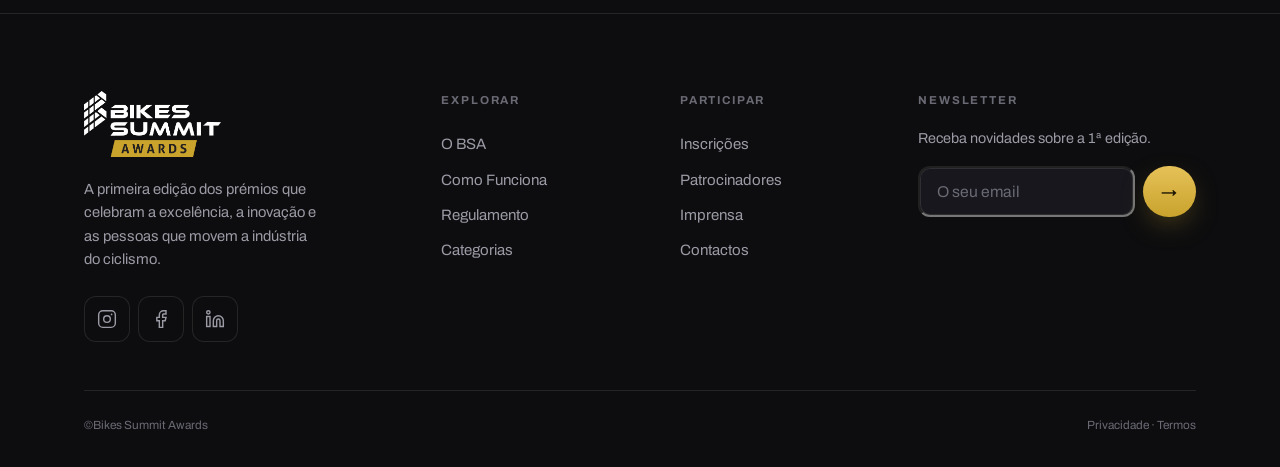
<file: sobre.html>
<!DOCTYPE html>
<html lang="pt-PT">
<head>
  <meta charset="UTF-8" />
  <meta name="viewport" content="width=device-width, initial-scale=1.0" />
  <title>Sobre Nós — Bikes Summit Awards | 1ª Edição</title>
  <meta name="description" content="Conheça a história e o propósito dos Bikes Summit Awards — a primeira distinção dedicada a celebrar a excelência de toda a indústria do ciclismo." />
  <link rel="preconnect" href="https://fonts.googleapis.com" />
  <link rel="preconnect" href="https://fonts.gstatic.com" crossorigin />
  <link href="https://fonts.googleapis.com/css2?family=Archivo:wght@400;500;600;700&family=Bricolage+Grotesque:opsz,wght@12..96,600;12..96,700;12..96,800&display=swap" rel="stylesheet" />
  <link rel="stylesheet" href="assets/css/style.css" />
</head>
<body>

<!-- [ELEMENTOR] HEADER global -->
<header class="bsa-header">
  <div class="bsa-container bsa-header__inner">
    <a class="bsa-logo" href="index.html" aria-label="Bikes Summit Awards — início"><img src="assets/img/logo-light.png" alt="Bikes Summit Awards" /></a>
    <nav class="bsa-nav" aria-label="Navegação principal">
      <div class="bsa-nav__item bsa-nav__item--sub">
        <span class="bsa-nav__link bsa-nav__link--static is-active" tabindex="0" role="button" aria-haspopup="true">Sobre o BSA <span class="bsa-nav__caret" aria-hidden="true">▾</span></span>
        <div class="bsa-nav__sub">
          <a href="sobre.html">O BSA</a>
          <a href="como-funciona.html">Como Funciona</a>
          <a href="regulamento.html">Regulamento</a>
        </div>
      </div>
      <div class="bsa-nav__item bsa-nav__item--sub">
        <a class="bsa-nav__link" href="categorias.html">Categorias <span class="bsa-nav__caret" aria-hidden="true">▾</span></a>
        <div class="bsa-nav__sub">
          <a href="juri.html">Júri</a>
        </div>
      </div>
      <div class="bsa-nav__item bsa-nav__item--sub">
        <a class="bsa-nav__link" href="galeria-2027.html">Galeria de Honra <span class="bsa-nav__caret" aria-hidden="true">▾</span></a>
        <div class="bsa-nav__sub">
          <a href="galeria-2027.html">Vencedores 2027</a>
        </div>
      </div>
      <a class="bsa-nav__link" href="patrocinadores.html">Patrocinadores</a>
    </nav>
    <div class="bsa-header__cta">
      <a class="bsa-btn bsa-btn--gold bsa-btn--sm" href="inscricoes.html">Inscrever <span class="bsa-arrow" aria-hidden="true">→</span></a>
      <a class="bsa-btn bsa-btn--ghost bsa-btn--sm" href="votacao.html">Votação</a>
      <button class="bsa-burger" aria-label="Abrir menu" aria-expanded="false"><span></span><span></span><span></span></button>
    </div>
  </div>
</header>

<main>

<!-- [ELEMENTOR] PAGE HERO -->
<section class="bsa-page-hero">
  <div class="bsa-mesh" aria-hidden="true"></div>
  <div class="bsa-iso" aria-hidden="true"></div>
  <div class="bsa-container" style="position:relative;z-index:2">
    <nav class="bsa-breadcrumb" aria-label="Breadcrumb"><a href="index.html">Início</a> <span aria-hidden="true">/</span> Sobre o BSA <span aria-hidden="true">/</span> O BSA</nav>
    <h1 class="bsa-display" style="font-size:clamp(2.4rem,6vw,4.6rem);margin:1.2rem 0 1.2rem">Nascemos para celebrar<br />quem move o <span class="bsa-shine">ciclismo.</span></h1>
    <p class="bsa-lead">Os Bikes Summit Awards são a primeira distinção criada para reconhecer o talento, a inovação e a dedicação de toda a indústria do ciclismo — das grandes marcas aos heróis anónimos de bastidores.</p>
  </div>
</section>

<!-- [ELEMENTOR] SECÇÃO: O PORQUÊ -->
<section class="bsa-section" style="padding-top:clamp(1rem,3vw,2rem)">
  <div class="bsa-container bsa-about-split">
    <div class="bsa-section__head" style="margin-bottom:0" data-reveal>
      <span class="bsa-eyebrow">O porquê</span>
      <h2 class="bsa-h2" style="margin-top:1rem">Porque a indústria<br />merece um palco.</h2>
    </div>
    <div class="bsa-about-split__text" data-reveal data-reveal-delay="1">
      <p class="bsa-lead">A indústria do ciclismo move-se graças a milhares de pessoas e empresas que, todos os dias, trabalham para colocar mais gente sobre duas rodas — com produtos melhores, lojas mais próximas e comunidades mais fortes.</p>
      <p>Durante muito tempo, grande parte desse esforço — de retalhistas, distribuidores, mecânicos, media e voluntários — ficou sem o reconhecimento que merece. Faltava um palco à altura de quem realmente faz a diferença.</p>
      <p>Os <strong style="color:var(--bsa-text)">Bikes Summit Awards</strong> nascem para mudar isso: dar visibilidade ao mérito, unir o setor numa só noite e elevar o melhor que se faz no ciclismo — com rigor, imparcialidade e celebração.</p>
    </div>
  </div>
</section>

<!-- [ELEMENTOR] SECÇÃO: NÚMEROS -->
<section class="bsa-section" style="padding-top:0">
  <div class="bsa-container">
    <div class="bsa-stats" data-reveal>
      <div class="bsa-stat"><span class="bsa-stat__num">22</span><span class="bsa-stat__lbl">Prémios</span></div>
      <div class="bsa-stat"><span class="bsa-stat__num">1ª</span><span class="bsa-stat__lbl">Edição · 2027</span></div>
      <div class="bsa-stat"><span class="bsa-stat__num">2</span><span class="bsa-stat__lbl">Métodos · Júri &amp; Público</span></div>
      <div class="bsa-stat"><span class="bsa-stat__num">1</span><span class="bsa-stat__lbl">Indústria, uma noite</span></div>
    </div>
  </div>
</section>

<!-- [ELEMENTOR] SECÇÃO: MISSÃO / VISÃO / PROPÓSITO -->
<section class="bsa-section" style="background:var(--bsa-bg-soft)">
  <div class="bsa-container">
    <div class="bsa-section__head is-center" data-reveal>
      <span class="bsa-eyebrow is-center">O que nos guia</span>
      <h2 class="bsa-h2">Missão, visão e propósito.</h2>
    </div>
    <div class="bsa-grid" style="grid-template-columns:repeat(auto-fit,minmax(260px,1fr));gap:1.1rem">
      <div class="bsa-rule" data-reveal data-reveal-delay="1">
        <span class="bsa-rule__n">Missão</span>
        <h3 style="margin-top:.7rem">Reconhecer a excelência</h3>
        <p>Distinguir e celebrar quem se destaca em todas as frentes do ciclismo — da indústria ao retalho, da inovação à comunidade.</p>
      </div>
      <div class="bsa-rule" data-reveal data-reveal-delay="2">
        <span class="bsa-rule__n">Visão</span>
        <h3 style="margin-top:.7rem">A referência do setor</h3>
        <p>Tornar-se a distinção anual mais respeitada da indústria do ciclismo, edição após edição, em torno do mérito.</p>
      </div>
      <div class="bsa-rule" data-reveal data-reveal-delay="3">
        <span class="bsa-rule__n">Propósito</span>
        <h3 style="margin-top:.7rem">Unir e inspirar</h3>
        <p>Reunir toda a indústria numa noite que celebra conquistas, cria ligações e inspira a próxima geração do ciclismo.</p>
      </div>
    </div>
  </div>
</section>

<!-- [ELEMENTOR] SECÇÃO: VALORES -->
<section class="bsa-section">
  <div class="bsa-container">
    <div class="bsa-section__head" data-reveal>
      <span class="bsa-eyebrow">Os nossos valores</span>
      <h2 class="bsa-h2" style="margin-top:1rem">Aquilo em que acreditamos.</h2>
    </div>
    <div class="bsa-rules">
      <div class="bsa-rule" data-reveal data-reveal-delay="1"><span class="bsa-rule__n">01</span><h3>Mérito</h3><p>As distinções assentam em critérios claros e no valor real demonstrado por cada candidatura.</p></div>
      <div class="bsa-rule" data-reveal data-reveal-delay="2"><span class="bsa-rule__n">02</span><h3>Imparcialidade</h3><p>Painel de jurados independente e regras transparentes, com salvaguardas contra conflitos de interesse.</p></div>
      <div class="bsa-rule" data-reveal data-reveal-delay="3"><span class="bsa-rule__n">03</span><h3>Diversidade &amp; Inclusão</h3><p>Celebramos a pluralidade de pessoas, negócios e histórias que tornam o ciclismo mais forte.</p></div>
      <div class="bsa-rule" data-reveal data-reveal-delay="4"><span class="bsa-rule__n">04</span><h3>Comunidade</h3><p>Acreditamos que o reconhecimento partilhado faz crescer toda a indústria, não apenas os vencedores.</p></div>
    </div>
  </div>
</section>

<!-- [ELEMENTOR] CTA FINAL -->
<section class="bsa-section" style="padding-top:0">
  <div class="bsa-container">
    <div class="bsa-cta-banner" data-reveal>
      <div class="bsa-mesh" aria-hidden="true"></div>
      <span class="bsa-eyebrow is-center" style="justify-content:center">Faça parte da história</span>
      <h2 class="bsa-h2">A 1ª edição é também sua.</h2>
      <p class="bsa-lead" style="margin:0 auto 2rem">Conheça o processo, explore os 22 prémios e coloque o seu nome — ou o de quem admira — em jogo.</p>
      <div class="bsa-flex" style="gap:.9rem;justify-content:center;flex-wrap:wrap">
        <a class="bsa-btn bsa-btn--gold" href="inscricoes.html">Submeter inscrição <span class="bsa-arrow" aria-hidden="true">→</span></a>
        <a class="bsa-btn bsa-btn--ghost" href="como-funciona.html">Como funciona</a>
      </div>
    </div>
  </div>
</section>

</main>

<!-- [ELEMENTOR] FOOTER global -->
<footer class="bsa-footer">
  <div class="bsa-container">
    <div class="bsa-footer__grid">
      <div class="bsa-footer__brand">
        <div class="bsa-footer__logo"><img src="assets/img/logo-light.png" alt="Bikes Summit Awards" /></div>
        <p>A primeira edição dos prémios que celebram a excelência, a inovação e as pessoas que movem a indústria do ciclismo.</p>
        <div class="bsa-social-row bsa-social-row--footer" aria-label="Redes sociais">
          <a class="bsa-social" href="https://instagram.com/" target="_blank" rel="noopener" aria-label="Instagram"><svg viewBox="0 0 24 24" fill="none" stroke="currentColor" stroke-width="1.7"><rect x="2" y="2" width="20" height="20" rx="5"/><circle cx="12" cy="12" r="4"/><circle cx="17.5" cy="6.5" r="1" fill="currentColor" stroke="none"/></svg></a>
          <a class="bsa-social" href="https://facebook.com/" target="_blank" rel="noopener" aria-label="Facebook"><svg viewBox="0 0 24 24" fill="none" stroke="currentColor" stroke-width="1.7"><path d="M18 2h-3a5 5 0 0 0-5 5v3H7v4h3v8h4v-8h3l1-4h-4V7a1 1 0 0 1 1-1h3z"/></svg></a>
          <a class="bsa-social" href="https://linkedin.com/" target="_blank" rel="noopener" aria-label="LinkedIn"><svg viewBox="0 0 24 24" fill="none" stroke="currentColor" stroke-width="1.7"><path d="M16 8a6 6 0 0 1 6 6v7h-4v-7a2 2 0 0 0-4 0v7h-4v-7a6 6 0 0 1 6-6Z"/><rect x="2" y="9" width="4" height="12"/><circle cx="4" cy="4" r="2"/></svg></a>
        </div>
      </div>
      <div class="bsa-footer__col"><h4>Explorar</h4><a href="sobre.html">O BSA</a><a href="como-funciona.html">Como Funciona</a><a href="regulamento.html">Regulamento</a><a href="categorias.html">Categorias</a></div>
      <div class="bsa-footer__col"><h4>Participar</h4><a href="inscricoes.html">Inscrições</a><a href="patrocinadores.html">Patrocinadores</a><a href="contactos.html">Imprensa</a><a href="contactos.html">Contactos</a></div>
      <div class="bsa-footer__col"><h4>Newsletter</h4><p style="font-size:.9rem">Receba novidades sobre a 1ª edição.</p><form class="bsa-newsletter" data-prototype><input class="bsa-input" type="email" placeholder="O seu email" required aria-label="Email" /><button class="bsa-btn bsa-btn--gold bsa-btn--sm" type="submit" aria-label="Subscrever">→</button></form></div>
    </div>
    <div class="bsa-footer__bottom"><p>©Bikes Summit Awards</p><p>Privacidade · Termos</p></div>
  </div>
</footer>

<script src="assets/js/main.js"></script>
</body>
</html>
</file>
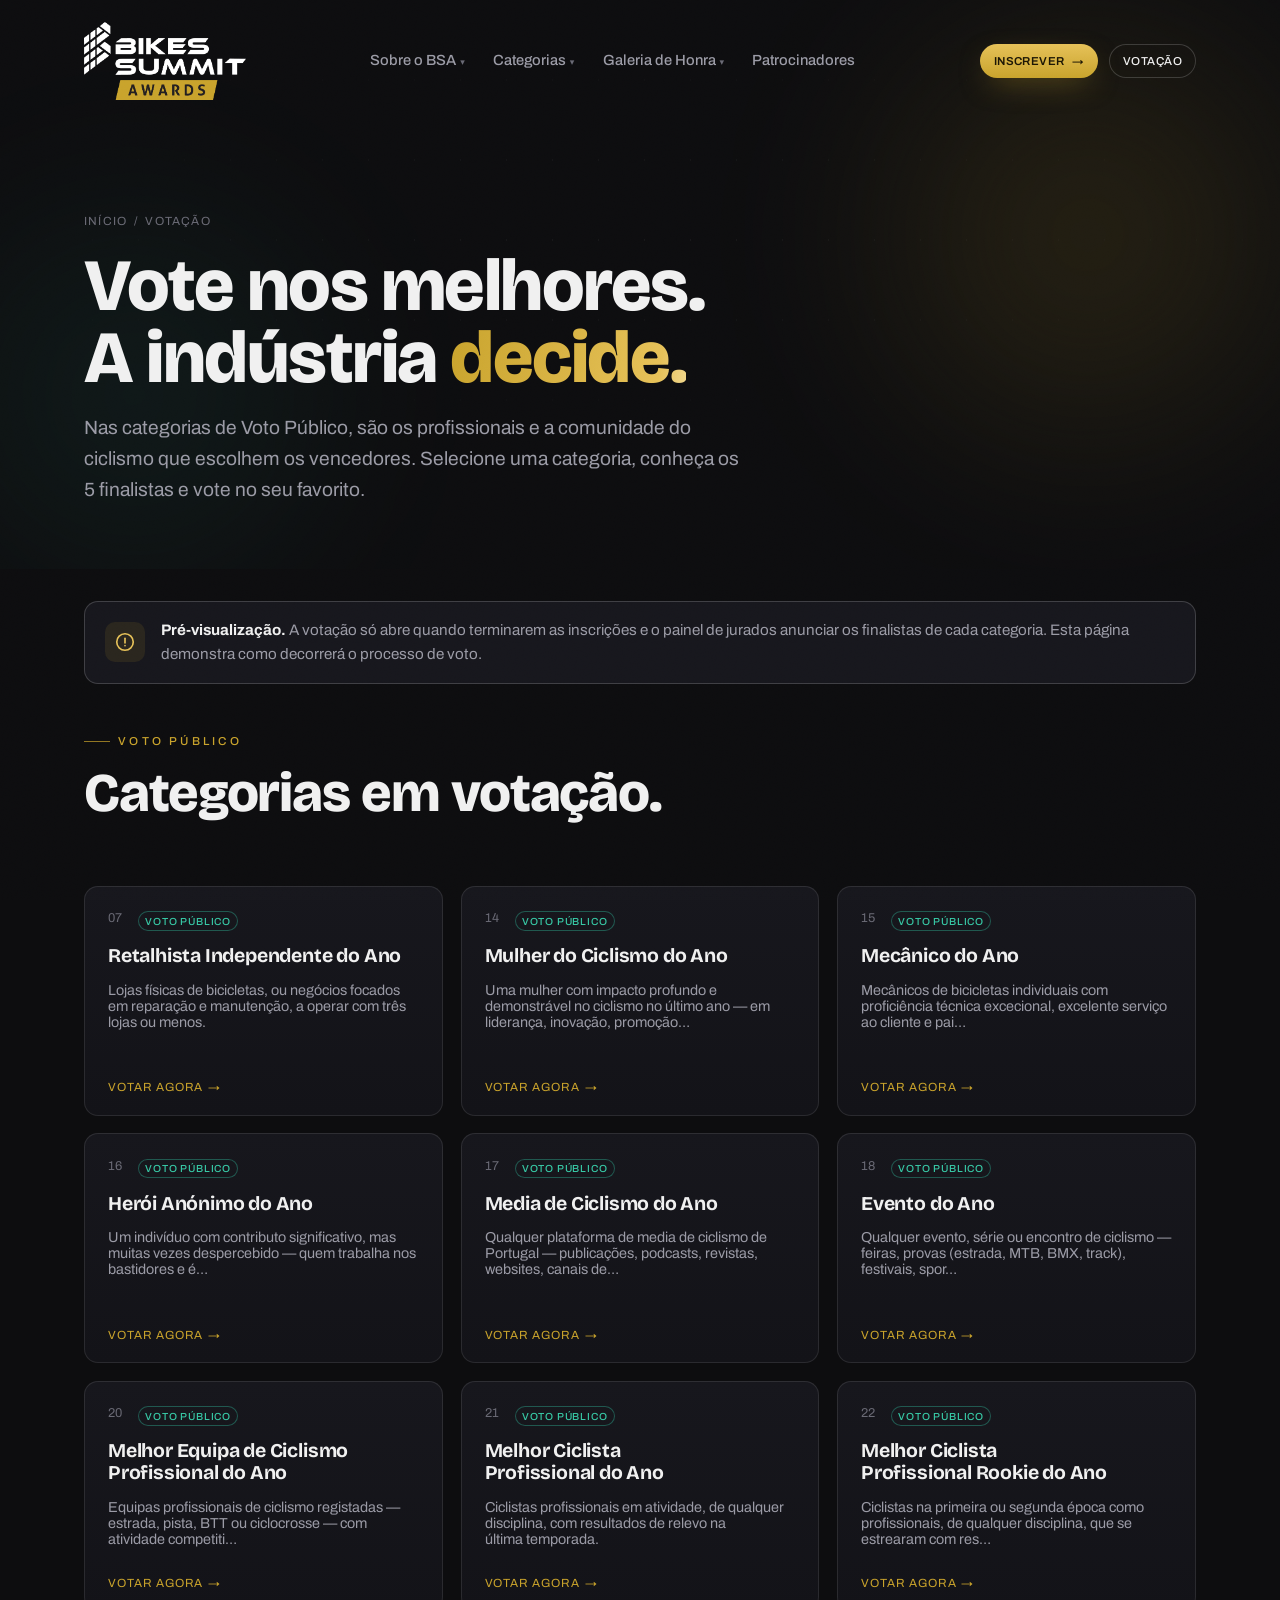
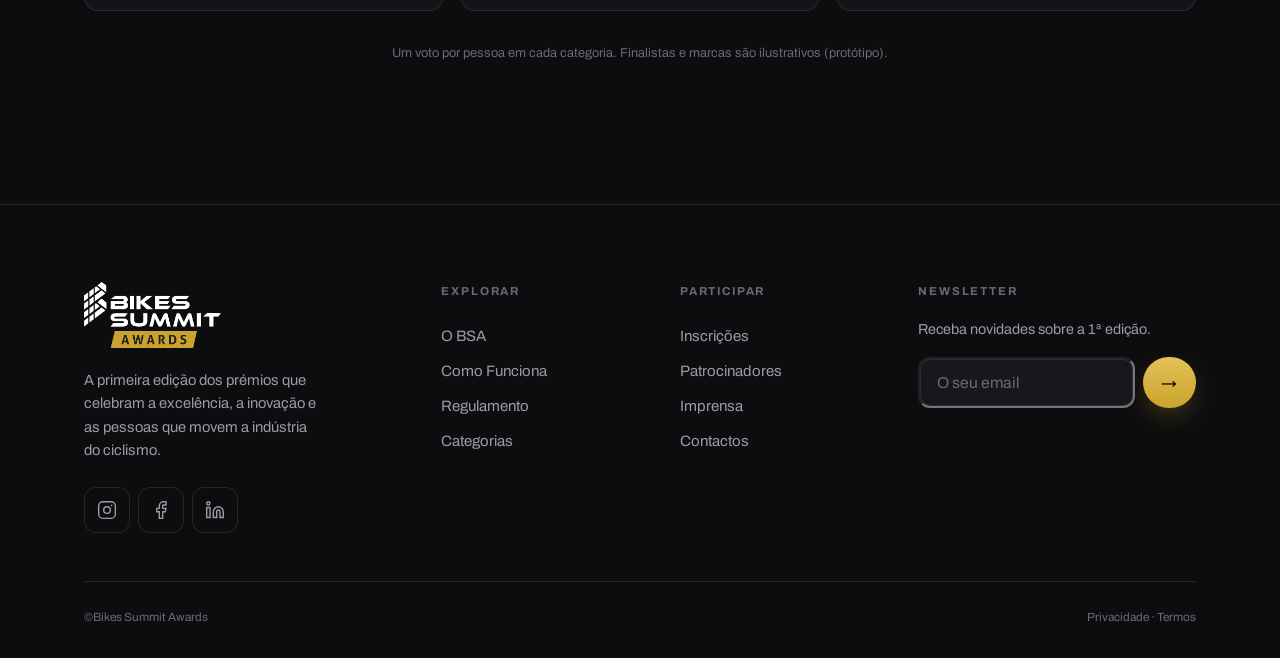
<file: votacao.html>
<!DOCTYPE html>
<html lang="pt-PT">
<head>
  <meta charset="UTF-8" />
  <meta name="viewport" content="width=device-width, initial-scale=1.0" />
  <title>Votação — Bikes Summit Awards | Voto Público</title>
  <meta name="description" content="Vote nas categorias de Voto Público dos Bikes Summit Awards. Escolha o seu favorito entre os 5 finalistas de cada prémio." />
  <link rel="preconnect" href="https://fonts.googleapis.com" />
  <link rel="preconnect" href="https://fonts.gstatic.com" crossorigin />
  <link href="https://fonts.googleapis.com/css2?family=Archivo:wght@400;500;600;700&family=Bricolage+Grotesque:opsz,wght@12..96,600;12..96,700;12..96,800&display=swap" rel="stylesheet" />
  <link rel="stylesheet" href="assets/css/style.css" />
</head>
<body>

<!-- [ELEMENTOR] HEADER global -->
<header class="bsa-header">
  <div class="bsa-container bsa-header__inner">
    <a class="bsa-logo" href="index.html" aria-label="Bikes Summit Awards — início"><img src="assets/img/logo-light.png" alt="Bikes Summit Awards" /></a>
    <nav class="bsa-nav" aria-label="Navegação principal">
      <div class="bsa-nav__item bsa-nav__item--sub">
        <span class="bsa-nav__link bsa-nav__link--static" tabindex="0" role="button" aria-haspopup="true">Sobre o BSA <span class="bsa-nav__caret" aria-hidden="true">▾</span></span>
        <div class="bsa-nav__sub">
          <a href="sobre.html">O BSA</a>
          <a href="como-funciona.html">Como Funciona</a>
          <a href="regulamento.html">Regulamento</a>
        </div>
      </div>
      <div class="bsa-nav__item bsa-nav__item--sub">
        <a class="bsa-nav__link" href="categorias.html">Categorias <span class="bsa-nav__caret" aria-hidden="true">▾</span></a>
        <div class="bsa-nav__sub">
          <a href="juri.html">Júri</a>
        </div>
      </div>
      <div class="bsa-nav__item bsa-nav__item--sub">
        <a class="bsa-nav__link" href="galeria-2027.html">Galeria de Honra <span class="bsa-nav__caret" aria-hidden="true">▾</span></a>
        <div class="bsa-nav__sub">
          <a href="galeria-2027.html">Vencedores 2027</a>
        </div>
      </div>
      <a class="bsa-nav__link" href="patrocinadores.html">Patrocinadores</a>
    </nav>
    <div class="bsa-header__cta">
      <a class="bsa-btn bsa-btn--gold bsa-btn--sm" href="inscricoes.html">Inscrever <span class="bsa-arrow" aria-hidden="true">→</span></a>
      <a class="bsa-btn bsa-btn--ghost bsa-btn--sm is-active" href="votacao.html">Votação</a>
      <button class="bsa-burger" aria-label="Abrir menu" aria-expanded="false"><span></span><span></span><span></span></button>
    </div>
  </div>
</header>

<main>

<!-- [ELEMENTOR] PAGE HERO -->
<section class="bsa-page-hero">
  <div class="bsa-mesh" aria-hidden="true"></div>
  <div class="bsa-iso" aria-hidden="true"></div>
  <div class="bsa-container" style="position:relative;z-index:2">
    <nav class="bsa-breadcrumb" aria-label="Breadcrumb"><a href="index.html">Início</a> <span aria-hidden="true">/</span> Votação</nav>
    <h1 class="bsa-display" style="font-size:clamp(2.4rem,6vw,4.6rem);margin:1.2rem 0 1.2rem">Vote nos melhores.<br />A indústria <span class="bsa-shine">decide.</span></h1>
    <p class="bsa-lead">Nas categorias de Voto Público, são os profissionais e a comunidade do ciclismo que escolhem os vencedores. Selecione uma categoria, conheça os 5 finalistas e vote no seu favorito.</p>
  </div>
</section>

<!-- [ELEMENTOR] SECÇÃO: AVISO (votação ainda não aberta) -->
<section class="bsa-section" style="padding-top:clamp(1rem,3vw,2rem);padding-bottom:0">
  <div class="bsa-container">
    <div class="bsa-vote-note" data-reveal>
      <span class="bsa-vote-note__ico" aria-hidden="true">
        <svg viewBox="0 0 24 24" fill="none" stroke="currentColor" stroke-width="1.8" stroke-linecap="round" stroke-linejoin="round"><circle cx="12" cy="12" r="9"/><path d="M12 8v5"/><path d="M12 16h.01"/></svg>
      </span>
      <p><strong>Pré-visualização.</strong> A votação só abre quando terminarem as inscrições e o painel de jurados anunciar os finalistas de cada categoria. Esta página demonstra como decorrerá o processo de voto.</p>
    </div>
  </div>
</section>

<!-- [ELEMENTOR] SECÇÃO: GRID DE CATEGORIAS DE VOTO PÚBLICO -->
<section class="bsa-section" style="padding-top:clamp(1.5rem,4vw,2.5rem)">
  <div class="bsa-container">
    <div class="bsa-section__head" data-reveal>
      <span class="bsa-eyebrow">Voto Público</span>
      <h2 class="bsa-h2" style="margin-top:1rem">Categorias em votação.</h2>
    </div>

    <div class="bsa-cat-grid" id="bsa-vote-grid">
      <!-- cartões injetados por main.js (apenas categorias de Voto Público) -->
    </div>

    <p class="bsa-hint" style="text-align:center;margin-top:2rem" data-reveal>Um voto por pessoa em cada categoria. Finalistas e marcas são ilustrativos (protótipo).</p>
  </div>
</section>

</main>

<!-- [ELEMENTOR] FOOTER global -->
<footer class="bsa-footer">
  <div class="bsa-container">
    <div class="bsa-footer__grid">
      <div class="bsa-footer__brand">
        <div class="bsa-footer__logo"><img src="assets/img/logo-light.png" alt="Bikes Summit Awards" /></div>
        <p>A primeira edição dos prémios que celebram a excelência, a inovação e as pessoas que movem a indústria do ciclismo.</p>
        <div class="bsa-social-row bsa-social-row--footer" aria-label="Redes sociais">
          <a class="bsa-social" href="https://instagram.com/" target="_blank" rel="noopener" aria-label="Instagram"><svg viewBox="0 0 24 24" fill="none" stroke="currentColor" stroke-width="1.7"><rect x="2" y="2" width="20" height="20" rx="5"/><circle cx="12" cy="12" r="4"/><circle cx="17.5" cy="6.5" r="1" fill="currentColor" stroke="none"/></svg></a>
          <a class="bsa-social" href="https://facebook.com/" target="_blank" rel="noopener" aria-label="Facebook"><svg viewBox="0 0 24 24" fill="none" stroke="currentColor" stroke-width="1.7"><path d="M18 2h-3a5 5 0 0 0-5 5v3H7v4h3v8h4v-8h3l1-4h-4V7a1 1 0 0 1 1-1h3z"/></svg></a>
          <a class="bsa-social" href="https://linkedin.com/" target="_blank" rel="noopener" aria-label="LinkedIn"><svg viewBox="0 0 24 24" fill="none" stroke="currentColor" stroke-width="1.7"><path d="M16 8a6 6 0 0 1 6 6v7h-4v-7a2 2 0 0 0-4 0v7h-4v-7a6 6 0 0 1 6-6Z"/><rect x="2" y="9" width="4" height="12"/><circle cx="4" cy="4" r="2"/></svg></a>
        </div>
      </div>
      <div class="bsa-footer__col"><h4>Explorar</h4><a href="sobre.html">O BSA</a><a href="como-funciona.html">Como Funciona</a><a href="regulamento.html">Regulamento</a><a href="categorias.html">Categorias</a></div>
      <div class="bsa-footer__col"><h4>Participar</h4><a href="inscricoes.html">Inscrições</a><a href="patrocinadores.html">Patrocinadores</a><a href="contactos.html">Imprensa</a><a href="contactos.html">Contactos</a></div>
      <div class="bsa-footer__col"><h4>Newsletter</h4><p style="font-size:.9rem">Receba novidades sobre a 1ª edição.</p><form class="bsa-newsletter" data-prototype><input class="bsa-input" type="email" placeholder="O seu email" required aria-label="Email" /><button class="bsa-btn bsa-btn--gold bsa-btn--sm" type="submit" aria-label="Subscrever">→</button></form></div>
    </div>
    <div class="bsa-footer__bottom"><p>©Bikes Summit Awards</p><p>Privacidade · Termos</p></div>
  </div>
</footer>

<!-- [ELEMENTOR] POPUP: votação (modal centrado, multi-passo) -->
<div class="bsa-modal" id="bsa-vote-modal" aria-hidden="true" role="dialog" aria-modal="true" aria-labelledby="bsa-vote-title">
  <div class="bsa-modal__overlay" data-close></div>
  <div class="bsa-modal__panel">
    <button class="bsa-modal__close" data-close aria-label="Fechar"><svg viewBox="0 0 24 24" width="20" height="20" fill="none" stroke="currentColor" stroke-width="2"><path d="M18 6 6 18M6 6l12 12"/></svg></button>
    <div id="bsa-vote-body"></div>
  </div>
</div>

<script src="assets/js/main.js"></script>
</body>
</html>
</file>
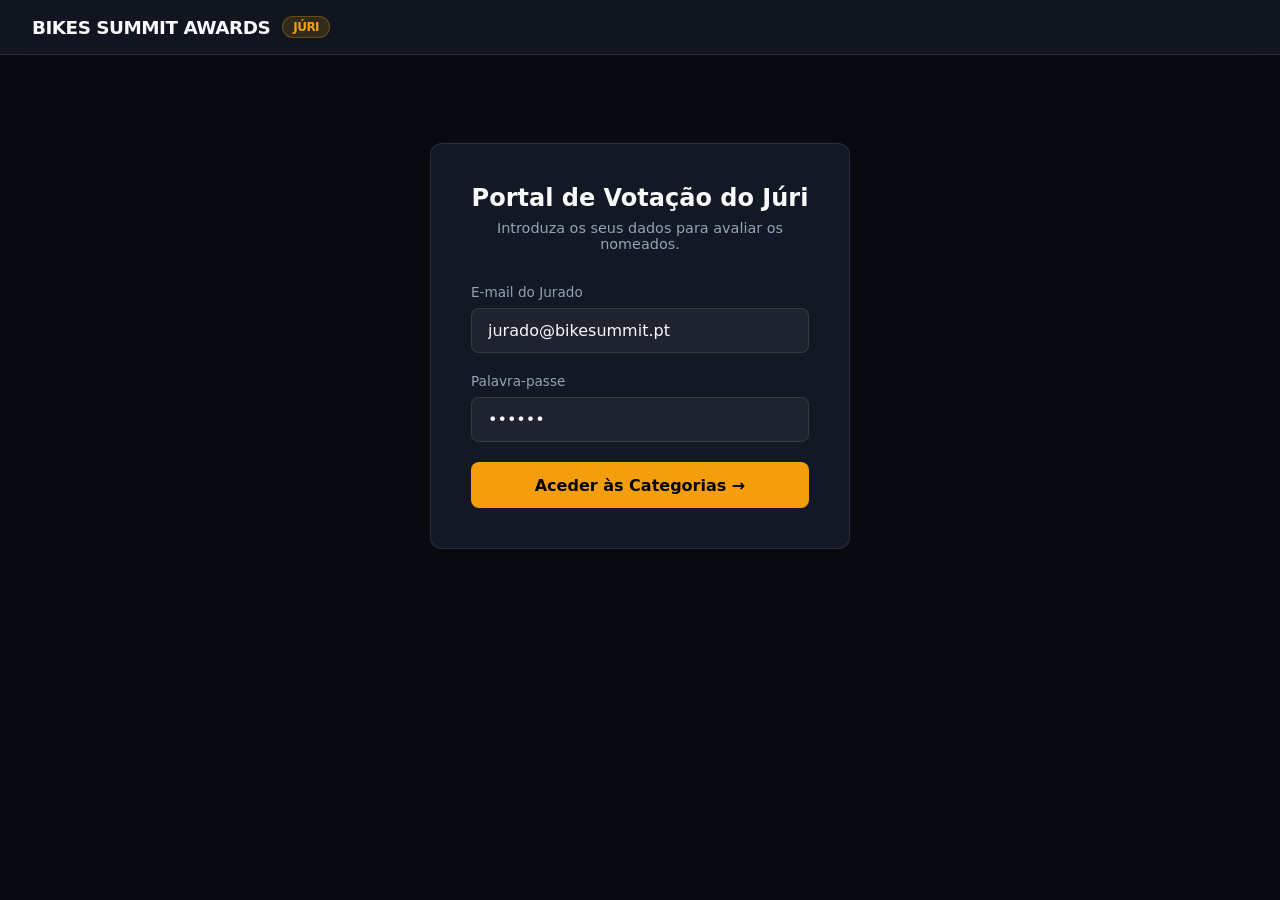
<file: jurado/jurado.html>
<!DOCTYPE html>
<html lang="pt">
<head>
  <meta charset="UTF-8">
  <meta name="viewport" content="width=device-width, initial-scale=1.0">
  <title>Bikes Summit Awards — Portal de Votação do Júri</title>
  <style>
    :root {
      --bg-dark: #080a0f;
      --bg-card: #121824;
      --bg-card-inner: #0b0e17;
      --border-color: rgba(255, 255, 255, 0.1);
      --text-main: #f8fafc;
      --text-muted: #94a3b8;
      --accent-gold: #f59e0b;
      --accent-gold-hover: #d97706;
      --accent-green: #10b981;
      --accent-red: #ef4444;
      --accent-purple: #8b5cf6;
      --radius: 12px;
      --font: system-ui, -apple-system, BlinkMacSystemFont, 'Segoe UI', Roboto, sans-serif;
    }

    * { box-sizing: border-box; margin: 0; padding: 0; font-family: var(--font); }
    body { background-color: var(--bg-dark); color: var(--text-main); min-height: 100vh; display: flex; flex-direction: column; }

    header {
      background-color: rgba(18, 24, 36, 0.85);
      backdrop-filter: blur(12px);
      border-bottom: 1px solid var(--border-color);
      padding: 1rem 2rem;
      position: sticky;
      top: 0;
      z-index: 100;
      display: flex;
      justify-content: space-between;
      align-items: center;
    }

    .brand { display: flex; align-items: center; gap: 12px; font-weight: 800; font-size: 1.15rem; letter-spacing: -0.5px; }
    .brand-badge {
      background: rgba(245, 158, 11, 0.15);
      color: var(--accent-gold);
      border: 1px solid rgba(245, 158, 11, 0.3);
      padding: 3px 10px;
      border-radius: 20px;
      font-size: 0.75rem;
      text-transform: uppercase;
      font-weight: 700;
    }

    .user-info { display: none; align-items: center; gap: 16px; }
    .user-email { font-size: 0.875rem; color: var(--text-muted); }
    .btn-logout {
      background: transparent; border: 1px solid var(--border-color);
      color: var(--text-muted); padding: 6px 14px; border-radius: 6px; cursor: pointer;
    }

    .container { max-width: 1240px; width: 100%; margin: 0 auto; padding: 2.5rem 1.5rem; flex: 1; }
    .view-screen { display: none; }
    .view-screen.active { display: block; }

    /* Login */
    .login-wrapper {
      max-width: 420px; margin: 3rem auto; background: var(--bg-card);
      border: 1px solid var(--border-color); border-radius: var(--radius); padding: 2.5rem;
    }
    .login-header { text-align: center; margin-bottom: 2rem; }
    .form-group { margin-bottom: 1.25rem; }
    .form-group label { display: block; font-size: 0.85rem; margin-bottom: 0.5rem; color: var(--text-muted); }
    .form-group input {
      width: 100%; padding: 0.75rem 1rem; background: rgba(255, 255, 255, 0.05);
      border: 1px solid var(--border-color); border-radius: 8px; color: var(--text-main); font-size: 1rem;
    }

    .btn-primary {
      width: 100%; background: var(--accent-gold); color: #000; font-weight: 700;
      padding: 0.85rem; border: none; border-radius: 8px; cursor: pointer; font-size: 1rem;
    }

    /* Dashboard */
    .page-title { font-size: 2rem; font-weight: 800; margin-bottom: 0.5rem; }
    .page-subtitle { color: var(--text-muted); font-size: 1rem; margin-bottom: 2rem; }
    .categories-grid { display: grid; grid-template-columns: repeat(auto-fill, minmax(360px, 1fr)); gap: 1.5rem; }

    .category-card {
      background: var(--bg-card); border: 1px solid var(--border-color);
      border-radius: var(--radius); padding: 1.75rem; display: flex; flex-direction: column; justify-content: space-between;
      transition: transform 0.2s, border-color 0.2s;
    }
    .category-card:hover { border-color: rgba(245, 158, 11, 0.4); transform: translateY(-3px); }

    .category-type-tag {
      font-size: 0.7rem; font-weight: 700; text-transform: uppercase; padding: 3px 8px; border-radius: 4px; display: inline-block; margin-bottom: 0.75rem;
    }
    .type-juri { background: rgba(245, 158, 11, 0.15); color: var(--accent-gold); border: 1px solid rgba(245, 158, 11, 0.3); }
    .type-popular { background: rgba(139, 92, 246, 0.15); color: var(--accent-purple); border: 1px solid rgba(139, 92, 246, 0.3); }

    .category-title { font-size: 1.2rem; font-weight: 700; margin-bottom: 0.5rem; }
    .category-desc { color: var(--text-muted); font-size: 0.875rem; margin-bottom: 1.5rem; line-height: 1.4; }

    .status-badge { font-size: 0.75rem; font-weight: 700; padding: 3px 8px; border-radius: 10px; text-transform: uppercase; }
    .status-pending { background: rgba(148, 163, 184, 0.15); color: var(--text-muted); }
    .status-completed { background: rgba(16, 185, 129, 0.15); color: var(--accent-green); }

    .btn-secondary {
      background: rgba(255, 255, 255, 0.05); border: 1px solid var(--border-color);
      color: var(--text-main); padding: 0.75rem 1rem; border-radius: 8px; cursor: pointer; font-weight: 600; width: 100%;
    }

    /* Voting View */
    .voting-header { display: flex; justify-content: space-between; align-items: flex-start; margin-bottom: 2rem; flex-wrap: wrap; gap: 1rem; }
    .back-btn { background: transparent; border: none; color: var(--accent-gold); font-weight: 600; cursor: pointer; margin-bottom: 0.5rem; }
    
    .counter-box {
      background: rgba(245, 158, 11, 0.1); border: 1px solid rgba(245, 158, 11, 0.3);
      padding: 0.75rem 1.25rem; border-radius: var(--radius); text-align: right;
    }

    .nominees-list { display: flex; flex-direction: column; gap: 1.5rem; margin-bottom: 2.5rem; }
    
    .nominee-card {
      background: var(--bg-card); border: 1px solid var(--border-color);
      border-radius: var(--radius); overflow: hidden; display: flex; flex-direction: column; transition: all 0.2s;
    }
    .nominee-card.approved { border-color: var(--accent-green); }
    .nominee-card.rejected { border-color: var(--accent-red); opacity: 0.6; }

    /* Layout Ajustado da Linha de Cabeçalho do Nomeado */
    .nominee-header-row {
      display: flex; justify-content: space-between; align-items: center; gap: 1.5rem; padding: 1.25rem; border-bottom: 1px solid var(--border-color);
      flex-wrap: wrap;
    }
    
    .nominee-info-group {
      display: flex; align-items: center; gap: 1.25rem; flex: 1; min-width: 280px;
    }

    .nominee-img-thumb {
      width: 90px; height: 90px; border-radius: 8px; background: #1e293b center/cover; flex-shrink: 0;
    }

    .nominee-main-info { flex: 1; }
    .nominee-title { font-weight: 700; font-size: 1.2rem; margin-bottom: 0.2rem; }
    .nominee-sub { color: var(--accent-gold); font-size: 0.8rem; font-weight: 600; text-transform: uppercase; margin-bottom: 0.4rem; }
    .nominee-desc { color: var(--text-muted); font-size: 0.875rem; line-height: 1.4; }

    /* Botões de Ação Perfeitamente Alinhados */
    .vote-actions {
      display: flex; align-items: center; gap: 0.75rem; flex-shrink: 0; margin-left: auto;
    }

    .btn-action {
      min-width: 115px; height: 42px; display: inline-flex; align-items: center; justify-content: center; gap: 6px;
      padding: 0 1.25rem; border-radius: 8px; border: 1px solid var(--border-color);
      background: rgba(255, 255, 255, 0.03); color: var(--text-muted); font-weight: 700; cursor: pointer;
      font-size: 0.875rem; transition: all 0.2s ease; white-space: nowrap;
    }
    .btn-action.approve:hover, .btn-action.approve.active { background: var(--accent-green); color: #000; border-color: var(--accent-green); }
    .btn-action.reject:hover, .btn-action.reject.active { background: var(--accent-red); color: #fff; border-color: var(--accent-red); }

    /* Caixa de Declaração de Apoio */
    .declaration-box {
      background: var(--bg-card-inner); border-top: 1px solid var(--border-color);
      padding: 1.25rem; font-size: 0.875rem; line-height: 1.6; color: #cbd5e1;
    }

    .declaration-header {
      display: flex; justify-content: space-between; align-items: center; margin-bottom: 0.75rem;
    }

    .declaration-title {
      font-size: 0.85rem; font-weight: 700; color: var(--accent-gold); text-transform: uppercase;
      letter-spacing: 0.5px; display: flex; align-items: center; gap: 6px;
    }

    .declaration-text {
      max-height: 180px; overflow-y: auto; padding-right: 0.5rem; color: #94a3b8; font-style: normal;
    }
    
    .declaration-text::-webkit-scrollbar { width: 4px; }
    .declaration-text::-webkit-scrollbar-thumb { background: rgba(255,255,255,0.2); border-radius: 4px; }

    .bottom-bar {
      position: sticky; bottom: 1.5rem; background: rgba(18, 24, 36, 0.95);
      border: 1px solid var(--border-color); border-radius: var(--radius); padding: 1.25rem 2rem;
      display: flex; justify-content: space-between; align-items: center; backdrop-filter: blur(10px);
    }
  </style>
</head>
<body>

  <header>
    <div class="brand">
      <span>BIKES SUMMIT AWARDS</span>
      <span class="brand-badge">Júri</span>
    </div>
    <div class="user-info" id="userInfo">
      <span class="user-email" id="displayEmail">jurado@bikesummit.pt</span>
      <button class="btn-logout" onclick="logout()">Sair</button>
    </div>
  </header>

  <div class="container">

    <div id="loginView" class="view-screen active">
      <div class="login-wrapper">
        <div class="login-header">
          <h2>Portal de Votação do Júri</h2>
          <p style="color: var(--text-muted); font-size: 0.9rem; margin-top: 0.5rem;">Introduza os seus dados para avaliar os nomeados.</p>
        </div>
        <form onsubmit="handleLogin(event)">
          <div class="form-group">
            <label>E-mail do Jurado</label>
            <input type="email" id="email" value="jurado@bikesummit.pt" required>
          </div>
          <div class="form-group">
            <label>Palavra-passe</label>
            <input type="password" value="123456" required>
          </div>
          <button type="submit" class="btn-primary">Aceder às Categorias →</button>
        </form>
      </div>
    </div>

    <div id="categoriesView" class="view-screen">
      <h1 class="page-title">Categorias em Avaliação</h1>
      <p class="page-subtitle">Examine a Declaração de Apoio de cada candidatura e aprove todos os nomeados com mérito demonstrado.</p>
      <div class="categories-grid" id="categoriesGrid"></div>
    </div>

    <div id="nomineesView" class="view-screen">
      <div class="voting-header">
        <div>
          <button class="back-btn" onclick="showCategories()">← Voltar às Categorias</button>
          <h1 class="page-title" id="currentCategoryTitle">Categoria</h1>
          <span id="currentCategoryType" class="category-type-tag"></span>
        </div>
        <div class="counter-box">
          <div style="font-size: 0.8rem; color: var(--text-muted);">Aprovados nesta categoria</div>
          <div style="font-size: 1.5rem; font-weight: 800; color: var(--accent-green);" id="approvedCount">0</div>
        </div>
      </div>

      <div class="nominees-list" id="nomineesGrid"></div>

      <div class="bottom-bar">
        <div style="font-size: 0.875rem; color: var(--text-muted);" id="ruleExplanation"></div>
        <button class="btn-primary" style="width: auto; padding: 0.75rem 2rem;" onclick="saveCategoryVotes()">
          Finalizar Categoria
        </button>
      </div>
    </div>

  </div>

  <script>
    const sampleDeclarationText1 = `A candidatura da Specialized Portugal destaca-se pelo trabalho rigoroso e de liderança demonstrado na indústria do ciclismo nacional ao longo do último ano. No que respeita ao critério de Inovação de Produto e Engenharia, a entidade evidenciou um nível de excelência notável através da introdução de soluções de assistência elétrica de última geração e quadros com geometria otimizada, garantindo ganhos significativos em segurança, ergonomia e eficiência aerodinâmica.

Em termos de Impacto no Mercado e Desenvolvimento do Retalho, a marca implementou um plano estratégico de capacitação das lojas parceiras em território nacional, promovendo um serviço técnico pós-venda padronizado e de alta fidelidade que elevou substancialmente a satisfação do consumidor final.

Adicionalmente, cumpre salientar o mérito no critério de Responsabilidade Social e Promoção da Modalidade. A candidatura comprovou o investimento ativo em programas de consciencialização rodoviária para ciclistas urbanos e o patrocínio direto a formações jovens de ciclismo de formação. Todas as metas de sustentabilidade propostas no regulamento foram amplamente superadas, com a transição para embalagens 100% recicláveis na distribuição nacional. Pela consistência técnica, visão de futuro e contribuição inequívoca para o ecossistema do ciclismo em Portugal, esta indicação reúne todos os requisitos para ser reconhecida com o galardão do Bikes Summit Awards.`;

    const sampleDeclarationText2 = `O Douro Granfondo apresenta uma candidatura exemplar que consubstancia a máxima expressão de qualidade organizacional, apuro técnico e valorização do património nacional através do desporto. Atendendo aos critérios de Qualidade Organizacional e Segurança, a estrutura do evento demonstrou capacidade de gestão logística de topo, mobilizando meios de socorro, corte rodoviário articulado com as forças de segurança e uma rede de abastecimentos rigorosamente planeada para mais de 3.000 atletas.

No vetor do Impacto Económico e Turístico, a iniciativa comprovou um preenchimento hoteleiro superior a 95% em toda a região do Alto Douro Vinhateiro durante o fim de semana da prova, gerando um retorno financeiro direto de elevado relevo para a restauração e comércio local.

Relativamente à Experiência do Participante e Inclusão, os inquéritos de satisfação anexados à candidatura evidenciam um índice de aprovação global de 94%, destacando a excelência do acolhimento, a sinalização exemplar dos percursos e o incentivo à participação de atletas femininas através de pelotões de apoio dedicados. A aposta na neutralidade de carbono do evento, com recolha seletiva de resíduos em todos os pontos do percurso, consolida o seu caráter inovador e sustentável, justificando integralmente o mérito para atribuição do prémio nesta edição.`;

    const sampleDeclarationText3 = `A candidatura do SRAM Transmission T-Type reflete uma verdadeira revolução na mecânica de transmissões para BTT. Sob os critérios de Inovação Disruptiva e Resistência Mecânica, a eliminação do carreteto de desafinação (patim) tradicional e a fixação direta ao eixo da roda estabeleceu um novo padrão de fiabilidade em condições extremas de piso e lama.

No que concerne ao Critério de Aplicabilidade e Segurança do Utilizador, os testes práticos demonstraram trocas de mudança fluidas sob carga máxima sem perda de tração ou desgaste prematuro da corrente. A facilidade de configuração e a integração com ecossistemas eletrónicos de telemetria reforçam a relevância técnica deste produto para atletas amadores e profissionais. Por estes fundamentos e pelo impacto gerado na indústria global, a indicação apresenta mérito indiscutível.`;

    const sampleDeclarationText4 = `A candidatura da Bikes & Beer Store evidencia um modelo de negócio inovador que reinventou o conceito de loja de bicicletas tradicional em Portugal. Nos critérios de Atendimento e Experiência do Cliente, o espaço combina uma oficina técnica certificada com uma zona comunitária de convivência para ciclistas, aumentando a taxa de retenção de clientes em 40% no último ano.

A nível de Responsabilidade Local e Atividades Comunitárias, o retalhista dinamiza passeios semanais gratuitos, workshops de mecânica básica para iniciantes e campanhas de promoção da mobilidade suave. A avaliação de satisfação do consumidor e o acompanhamento pós-venda exemplares justificam plenary o reconhecimento nesta categoria.`;

    const sampleDeclarationText5 = `O atleta destacou-se nesta temporada por uma prestação desportiva irrepreensível no panorama internacional, conquistando posições de pódio em etapas do circuito mundial e elevando as cores nacionais. Quanto aos critérios de Desempenho Desportivo e Fair Play, evidenciou constante resiliência, espírito de equipa e conduta ética irrepreensível perante adversários e regulamentos.

Adicionalmente, tem sido uma figura ativa na promoção do desporto jovem, participando voluntariamente em palestras de motivação e treinos abertos a escolas de ciclismo local. O seu compromisso com os valores do desporto faz desta candidatura uma referência indiscutível para o prémio do Júri.`;

    const sampleDeclarationText6 = `A iniciativa Ciclismo para Todos destacou-se pelo impacto direto na integração social e promoção da acessibilidade através da bicicleta. Atendendo aos critérios de Impacto Social e Sustentabilidade, o projeto adaptou dezenas de triciclos e bicicletas para pessoas com mobilidade reduzida, permitindo a utilização gratuita em parques urbanos e ciclovias regionais.

O envolvimento de voluntários comunitários e a parceria com instituições de solidariedade social garantiram uma abrangência superior a 1.200 beneficiários diretos ao longo dos últimos doze meses. A fundamentação apresentada demonstra um valor transformador e humanitário excecional.`;

    const categories = [
      {
        id: 'cat-1',
        title: 'Marca de Bicicletas do Ano',
        type: 'juri',
        ruleText: '🏆 Decisão do Júri: Os 3 candidatos mais votados no total dos júris sobem ao Pódio (1º, 2º e 3º Lugar).',
        description: 'Marcas que se destacaram em inovação, desempenho no mercado e qualidade de construção.',
        status: 'pending',
        nominees: [
          { id: 'n101', name: 'Specialized Portugal', sub: 'Estrada & E-Bikes', desc: 'Lançamento de modelos de alta performance e investimento em lojas parceiras.', img: 'https://images.unsplash.com/photo-1485965120184-e220f721d03e?w=400&q=80', declaration: sampleDeclarationText1, status: null },
          { id: 'n102', name: 'Canyon Bicycles', sub: 'Inovação Direta', desc: 'Expansão da rede de oficinas autorizadas e quadros ultraleves.', img: 'https://images.unsplash.com/photo-1532298229144-0ec0c57515c7?w=400&q=80', declaration: sampleDeclarationText1, status: null },
          { id: 'n103', name: 'Orbea', sub: 'Personalização', desc: 'Programa MyO e forte ligação às comunidades de gravel.', img: 'https://images.unsplash.com/photo-1507035895480-2b3156c31fc8?w=400&q=80', declaration: sampleDeclarationText1, status: null },
          { id: 'n104', name: 'Trek Bicycles', sub: 'Segurança & BTT', desc: 'Implementação global de tecnologia de proteção e novas geometrias.', img: 'https://images.unsplash.com/photo-1576435728678-68d0fbf94e91?w=400&q=80', declaration: sampleDeclarationText1, status: null }
        ]
      },
      {
        id: 'cat-2',
        title: 'Evento do Ano',
        type: 'popular',
        ruleText: '🗳️ Seleção para Voto Popular: Os 5 mais votados pelo Júri avançam para a votação do público.',
        description: 'Provas, granfondos ou festivais de ciclismo com maior impacto e organização técnica exemplar.',
        status: 'pending',
        nominees: [
          { id: 'n201', name: 'Douro Granfondo', sub: 'Estrada', desc: 'Mais de 3.000 participantes numa das etapas mais cénicas do país.', img: 'https://images.unsplash.com/photo-1511994298241-608e28f14fde?w=400&q=80', declaration: sampleDeclarationText2, status: null },
          { id: 'n202', name: 'Algarve Bike Challenge', sub: 'BTT Etapas', desc: 'Prova de referência internacional por etapas no sul de Portugal.', img: 'https://images.unsplash.com/photo-1576435728678-68d0fbf94e91?w=400&q=80', declaration: sampleDeclarationText2, status: null },
          { id: 'n203', name: 'Lisboa Bike Camp', sub: 'Urbano & Festival', desc: 'Feira, workshops e mobilidade ativa no centro da capital.', img: 'https://images.unsplash.com/photo-1485965120184-e220f721d03e?w=400&q=80', declaration: sampleDeclarationText2, status: null },
          { id: 'n204', name: 'Gravel Azores Challenge', sub: 'Gravel / Aventura', desc: 'Experiência única nas paisagens vulcânicas das ilhas.', img: 'https://images.unsplash.com/photo-1507035895480-2b3156c31fc8?w=400&q=80', declaration: sampleDeclarationText2, status: null }
        ]
      },
      {
        id: 'cat-3',
        title: 'Inovação Tecnológica',
        type: 'juri',
        ruleText: '🏆 Decisão do Júri: Os 3 candidatos mais votados no total dos júris sobem ao Pódio (1º, 2º e 3º Lugar).',
        description: 'Componentes, gadgets ou soluções digitais que revolucionaram o setor do ciclismo.',
        status: 'pending',
        nominees: [
          { id: 'n301', name: 'SRAM Transmission T-Type', sub: 'Transmissão', desc: 'Design sem dropout com fixação direta ao eixo do quadro.', img: 'https://images.unsplash.com/photo-1576435728678-68d0fbf94e91?w=400&q=80', declaration: sampleDeclarationText3, status: null },
          { id: 'n302', name: 'Garmin Varia Camera Radar', sub: 'Segurança', desc: 'Radar de aproximação traseira com gravação contínua em HD.', img: 'https://images.unsplash.com/photo-1507035895480-2b3156c31fc8?w=400&q=80', declaration: sampleDeclarationText3, status: null },
          { id: 'n303', name: 'Bosch ABS eBike', sub: 'Travagem', desc: 'Sistema antibloqueio adaptado para e-bikes urbanas e de carga.', img: 'https://images.unsplash.com/photo-1511994298241-608e28f14fde?w=400&q=80', declaration: sampleDeclarationText3, status: null }
        ]
      },
      {
        id: 'cat-4',
        title: 'Loja / Retalhista do Ano',
        type: 'popular',
        ruleText: '🗳️ Seleção para Voto Popular: Os 5 mais votados pelo Júri avançam para a votação do público.',
        description: 'Lojas físicas ou online que se destacam pelo serviço, apoio técnico e experiência de cliente.',
        status: 'pending',
        nominees: [
          { id: 'n401', name: 'Bikes & Beer Store', sub: 'Conceito / Lisboa', desc: 'Oficina especializada associada a espaço de convivência para ciclistas.', img: 'https://images.unsplash.com/photo-1532298229144-0ec0c57515c7?w=400&q=80', declaration: sampleDeclarationText4, status: null },
          { id: 'n402', name: 'Cilindro Bike Shop', sub: 'Porto', desc: 'Serviço de biomecânica avançado e atendimento personalizado.', img: 'https://images.unsplash.com/photo-1485965120184-e220f721d03e?w=400&q=80', declaration: sampleDeclarationText4, status: null },
          { id: 'n403', name: 'VeloDigital Online', sub: 'E-commerce', desc: 'Entregas em 24h e suporte ao cliente em tempo real.', img: 'https://images.unsplash.com/photo-1576435728678-68d0fbf94e91?w=400&q=80', declaration: sampleDeclarationText4, status: null }
        ]
      },
      {
        id: 'cat-5',
        title: 'Atleta do Ano',
        type: 'juri',
        ruleText: '🏆 Decisão do Júri: Os 3 candidatos mais votados no total dos júris sobem ao Pódio (1º, 2º e 3º Lugar).',
        description: 'Ciclistas que demonstraram resultados desportivos excecionais e valores éticos exemplares.',
        status: 'pending',
        nominees: [
          { id: 'n501', name: 'João Almeida', sub: 'Ciclismo de Estrada', desc: 'Resultados de topo em grandes voltas e provas internacionais.', img: 'https://images.unsplash.com/photo-1507035895480-2b3156c31fc8?w=400&q=80', declaration: sampleDeclarationText5, status: null },
          { id: 'n502', name: 'Iúri Leitão', sub: 'Pista & Estrada', desc: 'Títulos mundiais e europeus no ciclismo de pista.', img: 'https://images.unsplash.com/photo-1511994298241-608e28f14fde?w=400&q=80', declaration: sampleDeclarationText5, status: null },
          { id: 'n503', name: 'Raquel Queirós', sub: 'BTT Cross-Country', desc: 'Domínio nacional e presença assídua na Taça do Mundo.', img: 'https://images.unsplash.com/photo-1532298229144-0ec0c57515c7?w=400&q=80', declaration: sampleDeclarationText5, status: null }
        ]
      },
      {
        id: 'cat-6',
        title: 'Projeto Social & Sustentabilidade',
        type: 'popular',
        ruleText: '🗳️ Seleção para Voto Popular: Os 5 mais votados pelo Júri avançam para a votação do público.',
        description: 'Projetos e iniciativas de impacto social, mobilidade sustentável e inclusão através da bicicleta.',
        status: 'pending',
        nominees: [
          { id: 'n601', name: 'Ciclismo para Todos', sub: 'Inclusão Social', desc: 'Adaptação de bicicletas para pessoas com mobilidade reduzida.', img: 'https://images.unsplash.com/photo-1485965120184-e220f721d03e?w=400&q=80', declaration: sampleDeclarationText6, status: null },
          { id: 'n602', name: 'Escolas de Pedal Sustentável', sub: 'Educação', desc: 'Formação rodoviária e incentivo ao uso da bicicleta em escolas primárias.', img: 'https://images.unsplash.com/photo-1576435728678-68d0fbf94e91?w=400&q=80', declaration: sampleDeclarationText6, status: null },
          { id: 'n603', name: 'Oficinas Comunitárias Recicla-Bike', sub: 'Economia Circular', desc: 'Recuperação e doação de bicicletas usadas para comunidades vulneráveis.', img: 'https://images.unsplash.com/photo-1507035895480-2b3156c31fc8?w=400&q=80', declaration: sampleDeclarationText6, status: null }
        ]
      }
    ];

    let currentCategoryId = null;

    function switchScreen(id) {
      document.querySelectorAll('.view-screen').forEach(e => e.classList.remove('active'));
      document.getElementById(id).classList.add('active');
    }

    function handleLogin(e) {
      e.preventDefault();
      document.getElementById('displayEmail').innerText = document.getElementById('email').value;
      document.getElementById('userInfo').style.display = 'flex';
      renderCategories();
      switchScreen('categoriesView');
    }

    function logout() {
      document.getElementById('userInfo').style.display = 'none';
      switchScreen('loginView');
    }

    function renderCategories() {
      const grid = document.getElementById('categoriesGrid');
      grid.innerHTML = categories.map(cat => {
        const approvedCount = cat.nominees.filter(n => n.status === 'approved').length;
        const typeBadge = cat.type === 'juri' 
          ? '<span class="category-type-tag type-juri">🏆 Decisão do Júri (Top 3)</span>'
          : '<span class="category-type-tag type-popular">🗳️ Apuramento Público (Top 5)</span>';

        const statusBadge = cat.status === 'completed'
          ? '<span class="status-badge status-completed">Concluída</span>'
          : '<span class="status-badge status-pending">Pendente</span>';

        return `
          <div class="category-card">
            <div>
              <div style="display:flex; justify-content:space-between; align-items:flex-start;">
                ${typeBadge}
                ${statusBadge}
              </div>
              <h3 class="category-title">${cat.title}</h3>
              <p class="category-desc">${cat.description}</p>
            </div>
            <div>
              <p style="font-size:0.85rem; color:var(--accent-green); margin-bottom:0.75rem; font-weight:700;">
                ✓ ${approvedCount} Indicados Aprovados
              </p>
              <button class="btn-secondary" onclick="openCategory('${cat.id}')">
                ${cat.status === 'completed' ? 'Rever / Alterar Votos' : 'Avaliar Indicados →'}
              </button>
            </div>
          </div>
        `;
      }).join('');
    }

    function openCategory(id) {
      currentCategoryId = id;
      const cat = categories.find(c => c.id === id);
      document.getElementById('currentCategoryTitle').innerText = cat.title;
      
      const typeLabel = document.getElementById('currentCategoryType');
      typeLabel.innerText = cat.type === 'juri' ? 'Decisão Final Júri' : 'Apuramento Voto Popular';
      typeLabel.className = `category-type-tag ${cat.type === 'juri' ? 'type-juri' : 'type-popular'}`;

      document.getElementById('ruleExplanation').innerText = cat.ruleText;

      renderNominees();
      switchScreen('nomineesView');
    }

    function showCategories() {
      renderCategories();
      switchScreen('categoriesView');
    }

    function renderNominees() {
      const cat = categories.find(c => c.id === currentCategoryId);
      const approved = cat.nominees.filter(n => n.status === 'approved').length;
      document.getElementById('approvedCount').innerText = approved;

      const list = document.getElementById('nomineesGrid');
      list.innerHTML = cat.nominees.map(n => {
        let cardClass = 'nominee-card';
        if (n.status === 'approved') cardClass += ' approved';
        if (n.status === 'rejected') cardClass += ' rejected';

        return `
          <div class="${cardClass}">
            <div class="nominee-header-row">
              <div class="nominee-info-group">
                <div class="nominee-img-thumb" style="background-image: url('${n.img}')"></div>
                <div class="nominee-main-info">
                  <h3 class="nominee-title">${n.name}</h3>
                  <div class="nominee-sub">${n.sub}</div>
                  <p class="nominee-desc">${n.desc}</p>
                </div>
              </div>
              <div class="vote-actions">
                <button class="btn-action approve ${n.status === 'approved' ? 'active' : ''}" onclick="toggleVote('${n.id}', 'approved')">
                  ✓ Aprovar
                </button>
                <button class="btn-action reject ${n.status === 'rejected' ? 'active' : ''}" onclick="toggleVote('${n.id}', 'rejected')">
                  ✕ Reprovar
                </button>
              </div>
            </div>
            
            <div class="declaration-box">
              <div class="declaration-header">
                <span class="declaration-title">📜 Declaração de Apoio & Exposição de Mérito (Quem Indica)</span>
                <span style="font-size:0.75rem; color:var(--text-muted);">250 Palavras</span>
              </div>
              <div class="declaration-text">
                ${n.declaration}
              </div>
            </div>
          </div>
        `;
      }).join('');
    }

    function toggleVote(nomineeId, action) {
      const cat = categories.find(c => c.id === currentCategoryId);
      const nominee = cat.nominees.find(n => n.id === nomineeId);

      if (action === 'approved') {
        nominee.status = nominee.status === 'approved' ? null : 'approved';
      } else {
        nominee.status = nominee.status === 'rejected' ? null : 'rejected';
      }

      renderNominees();
    }

    function saveCategoryVotes() {
      const cat = categories.find(c => c.id === currentCategoryId);
      cat.status = 'completed';
      showCategories();
    }
  </script>
</body>
</html>
</file>
<file: assets/css/style.css>
/* ============================================================
   BIKES SUMMIT AWARDS — Protótipo (1ª Edição)
   Folha de estilos global
   ------------------------------------------------------------
   Compatível com handoff Elementor Pro:
   - Layout estrito em Flexbox/Grid (= Containers do Elementor)
   - Classes reutilizáveis (.bsa-*) mapeáveis a Global Classes
   - Tokens em :root = Global Colors / Global Fonts do Elementor
   ============================================================ */

/* ---------- DESIGN TOKENS (Elementor: Global Colors/Fonts) ---------- */
:root {
  /* Cores da marca (paleta oficial + acentos derivados) */
  --bsa-gold: #C9A32C;
  --bsa-gold-bright: #E6C158;
  --bsa-gold-deep: #9C7E1E;
  --bsa-teal: #2EA88E;
  --bsa-teal-bright: #38C9A6;
  --bsa-charcoal: #3A3A3A;
  --bsa-offwhite: #F0F0F0;

  /* Superfícies dark */
  --bsa-bg: #0D0D0F;
  --bsa-bg-soft: #131318;
  --bsa-surface: #17171D;
  --bsa-surface-2: #1E1E26;
  --bsa-border: rgba(240, 240, 240, 0.10);
  --bsa-border-strong: rgba(240, 240, 240, 0.18);

  /* Texto */
  --bsa-text: #F0F0F0;
  --bsa-muted: #9B9BA6;
  --bsa-faint: #6A6A75;

  /* Tipografia */
  --bsa-font-display: 'Bricolage Grotesque', 'Archivo', sans-serif;
  --bsa-font-body: 'Archivo', system-ui, sans-serif;
  --bsa-font-mono: 'Archivo', system-ui, sans-serif;

  /* Espaço / forma */
  --bsa-radius: 14px;
  --bsa-radius-lg: 22px;
  --bsa-maxw: 1240px;
  --bsa-header-h: 122px;
  --bsa-gutter: clamp(20px, 5vw, 64px);
  --bsa-section-y: clamp(72px, 11vw, 150px);

  /* Sombras */
  --bsa-shadow: 0 24px 60px -24px rgba(0, 0, 0, 0.7);
  --bsa-glow-gold: 0 0 0 1px rgba(201, 163, 44, 0.4), 0 18px 50px -18px rgba(201, 163, 44, 0.45);

  --bsa-ease: cubic-bezier(0.22, 1, 0.36, 1);
}

/* ---------- RESET ---------- */
*, *::before, *::after { box-sizing: border-box; margin: 0; padding: 0; }
html { scroll-behavior: smooth; -webkit-text-size-adjust: 100%; }
@media (prefers-reduced-motion: reduce) {
  html { scroll-behavior: auto; }
  * { animation-duration: 0.001ms !important; transition-duration: 0.001ms !important; }
}
body {
  font-family: var(--bsa-font-body);
  background: var(--bsa-bg);
  color: var(--bsa-text);
  line-height: 1.6;
  font-size: 16px;
  -webkit-font-smoothing: antialiased;
  overflow-x: hidden;
  position: relative;
}
img { max-width: 100%; display: block; }
a { color: inherit; text-decoration: none; }
button { font-family: inherit; cursor: pointer; border: none; background: none; color: inherit; }
ul { list-style: none; }
:focus-visible { outline: 2px solid var(--bsa-gold-bright); outline-offset: 3px; border-radius: 4px; }
::selection { background: var(--bsa-gold); color: #1a1a1a; }

/* Textura de grão global (premium) */
body::after {
  content: "";
  position: fixed; inset: 0;
  pointer-events: none; z-index: 9999;
  opacity: 0.035; mix-blend-mode: overlay;
  background-image: url("data:image/svg+xml,%3Csvg xmlns='http://www.w3.org/2000/svg' width='160' height='160'%3E%3Cfilter id='n'%3E%3CfeTurbulence type='fractalNoise' baseFrequency='0.85' numOctaves='3'/%3E%3C/filter%3E%3Crect width='100%25' height='100%25' filter='url(%23n)'/%3E%3C/svg%3E");
}

/* ---------- LAYOUT UTILS (= Elementor Containers) ---------- */
.bsa-container { width: 100%; max-width: var(--bsa-maxw); margin-inline: auto; padding-inline: var(--bsa-gutter); }
.bsa-section { padding-block: var(--bsa-section-y); position: relative; }
.bsa-flex { display: flex; }
.bsa-grid { display: grid; }
.bsa-center { display: flex; align-items: center; justify-content: center; }

/* ---------- TIPOGRAFIA ---------- */
.bsa-eyebrow {
  font-family: var(--bsa-font-mono);
  font-size: 0.72rem; letter-spacing: 0.28em; text-transform: uppercase;
  color: var(--bsa-gold); font-weight: 500;
  display: inline-flex; align-items: center; gap: 0.7em;
}
.bsa-eyebrow::before {
  content: ""; width: 26px; height: 1px; background: var(--bsa-gold); opacity: 0.7;
}
.bsa-eyebrow.is-center::before { display: none; }

.bsa-display {
  font-family: var(--bsa-font-display);
  font-weight: 800; line-height: 0.98; letter-spacing: -0.02em;
  font-size: clamp(2.3rem, 5.6vw, 4.9rem);
}
.bsa-h2 {
  font-family: var(--bsa-font-display);
  font-weight: 800; line-height: 1.02; letter-spacing: -0.02em;
  font-size: clamp(2rem, 4.6vw, 3.4rem);
}
.bsa-h3 {
  font-family: var(--bsa-font-display);
  font-weight: 700; line-height: 1.1; letter-spacing: -0.01em;
  font-size: clamp(1.25rem, 2vw, 1.6rem);
}
.bsa-lead { font-size: clamp(1.05rem, 1.5vw, 1.25rem); color: var(--bsa-muted); max-width: 60ch; }

/* Evitar palavras órfãs: equilibrar títulos e impedir órfãos em parágrafos */
.bsa-display, .bsa-h2, .bsa-h3,
.bsa-cat-card__title, .bsa-juri-card__name, .bsa-teaser-step h3,
.bsa-rule h3, .bsa-prose h2, .bsa-step__title { text-wrap: balance; }
.bsa-lead, p, li, .bsa-cat-card__excerpt, .bsa-step__text, .bsa-hint { text-wrap: pretty; }
.bsa-gold-text { color: var(--bsa-gold); }
.bsa-teal-text { color: var(--bsa-teal-bright); }
.bsa-italic-serif { font-style: italic; }

/* texto com gradiente dourado */
.bsa-shine {
  background: linear-gradient(100deg, var(--bsa-gold) 0%, var(--bsa-gold-bright) 45%, #fff6d8 60%, var(--bsa-gold-bright) 75%, var(--bsa-gold) 100%);
  background-size: 200% 100%;
  -webkit-background-clip: text; background-clip: text;
  -webkit-text-fill-color: transparent; color: transparent;
  animation: bsa-shine 6s linear infinite;
}
@keyframes bsa-shine { to { background-position: 200% 0; } }

/* ---------- BOTÕES ---------- */
.bsa-btn {
  display: inline-flex; align-items: center; justify-content: center; gap: 0.6em;
  font-family: var(--bsa-font-mono); font-size: 0.82rem; font-weight: 500;
  letter-spacing: 0.04em; text-transform: uppercase;
  padding: 1em 1.7em; border-radius: 100px;
  transition: transform .35s var(--bsa-ease), box-shadow .35s var(--bsa-ease), background .35s var(--bsa-ease), color .35s var(--bsa-ease);
  position: relative; white-space: nowrap;
}
.bsa-btn .bsa-arrow { transition: transform .35s var(--bsa-ease); }
.bsa-btn:hover .bsa-arrow { transform: translateX(4px); }

.bsa-btn--gold {
  background: linear-gradient(180deg, var(--bsa-gold-bright), var(--bsa-gold));
  color: #1c1604; font-weight: 600;
  box-shadow: 0 10px 30px -10px rgba(201, 163, 44, 0.55);
}
.bsa-btn--gold:hover { transform: translateY(-3px); box-shadow: 0 18px 44px -12px rgba(201, 163, 44, 0.7); }

.bsa-btn--ghost {
  background: transparent; color: var(--bsa-text);
  box-shadow: inset 0 0 0 1px var(--bsa-border-strong);
}
.bsa-btn--ghost:hover { box-shadow: inset 0 0 0 1px var(--bsa-gold); color: var(--bsa-gold-bright); transform: translateY(-3px); }

.bsa-btn--solid {
  background: var(--bsa-surface-2); color: var(--bsa-text);
  box-shadow: inset 0 0 0 1px var(--bsa-border);
}
.bsa-btn--solid:hover { background: var(--bsa-surface); box-shadow: inset 0 0 0 1px var(--bsa-teal); color: var(--bsa-teal-bright); }

.bsa-btn--sm { padding: 0.7em 1.2em; font-size: 0.72rem; }
.bsa-btn--block { display: flex; width: 100%; }

/* ---------- HEADER / NAV ---------- */
.bsa-header {
  position: fixed; inset: 0 0 auto 0; z-index: 1000;
  transition: background .4s var(--bsa-ease), backdrop-filter .4s var(--bsa-ease), box-shadow .4s var(--bsa-ease), border-color .4s var(--bsa-ease);
  border-bottom: 1px solid transparent;
}
.bsa-header.is-scrolled {
  background: rgba(13, 13, 15, 0.72);
  backdrop-filter: blur(18px) saturate(140%);
  -webkit-backdrop-filter: blur(18px) saturate(140%);
  border-bottom-color: var(--bsa-border);
}
.bsa-header__inner { display: flex; align-items: center; justify-content: space-between; gap: 1.5rem; height: var(--bsa-header-h); }
.bsa-logo img { height: 78px; width: auto; transition: height .4s var(--bsa-ease); }
.bsa-header.is-scrolled .bsa-logo img { height: 66px; }
.bsa-nav { display: flex; align-items: center; gap: clamp(1rem, 2.2vw, 2.2rem); }
.bsa-nav__link {
  font-size: 0.92rem; color: var(--bsa-muted); font-weight: 500;
  position: relative; padding: 0.4em 0; transition: color .3s var(--bsa-ease);
  white-space: nowrap;
}
.bsa-nav__link::after {
  content: ""; position: absolute; left: 0; bottom: -2px; height: 2px; width: 0;
  background: var(--bsa-gold); transition: width .35s var(--bsa-ease);
}
.bsa-nav__link:hover, .bsa-nav__link.is-active { color: var(--bsa-text); }
.bsa-nav__link:hover::after, .bsa-nav__link.is-active::after { width: 100%; }

/* Submenus (dropdowns) */
.bsa-nav__item { position: relative; display: flex; align-items: center; }
.bsa-nav__link--static { cursor: default; }
.bsa-nav__caret { font-size: 0.62em; color: var(--bsa-faint); margin-left: 0.1em; display: inline-block; transition: transform .3s var(--bsa-ease), color .3s var(--bsa-ease); }
.bsa-nav__item:hover .bsa-nav__caret { transform: rotate(180deg); color: var(--bsa-gold); }
.bsa-nav__sub {
  position: absolute; top: calc(100% + 0.7rem); left: -0.8rem; min-width: 215px;
  background: rgba(13, 13, 15, 0.97); backdrop-filter: blur(18px) saturate(140%); -webkit-backdrop-filter: blur(18px) saturate(140%);
  border: 1px solid var(--bsa-border); border-radius: 14px; padding: 0.5rem;
  display: flex; flex-direction: column; gap: 0.12rem;
  opacity: 0; visibility: hidden; transform: translateY(8px); pointer-events: none;
  transition: opacity .28s var(--bsa-ease), transform .28s var(--bsa-ease), visibility .28s; box-shadow: var(--bsa-shadow); z-index: 60;
}
.bsa-nav__sub::before { content: ""; position: absolute; top: -0.8rem; left: 0; right: 0; height: 0.8rem; }
.bsa-nav__item:hover .bsa-nav__sub, .bsa-nav__item:focus-within .bsa-nav__sub { opacity: 1; visibility: visible; transform: translateY(0); pointer-events: auto; }
.bsa-nav__sub a { font-size: 0.9rem; color: var(--bsa-muted); padding: 0.62em 0.9em; border-radius: 9px; white-space: nowrap; transition: background .25s var(--bsa-ease), color .25s var(--bsa-ease); }
.bsa-nav__sub a:hover { background: var(--bsa-surface); color: var(--bsa-gold); }
.bsa-header__cta { display: flex; align-items: center; gap: 0.7rem; }

.bsa-burger { display: none; width: 44px; height: 44px; border-radius: 10px; position: relative; box-shadow: inset 0 0 0 1px var(--bsa-border-strong); }
.bsa-burger span { position: absolute; left: 12px; right: 12px; height: 2px; background: var(--bsa-text); transition: .3s var(--bsa-ease); }
.bsa-burger span:nth-child(1) { top: 16px; } .bsa-burger span:nth-child(2) { top: 22px; } .bsa-burger span:nth-child(3) { top: 28px; }
body.bsa-menu-open .bsa-burger span:nth-child(1) { top: 22px; transform: rotate(45deg); }
body.bsa-menu-open .bsa-burger span:nth-child(2) { opacity: 0; }
body.bsa-menu-open .bsa-burger span:nth-child(3) { top: 22px; transform: rotate(-45deg); }

/* ---------- DECOR: malha isométrica + glows ---------- */
.bsa-mesh { position: absolute; inset: 0; overflow: hidden; pointer-events: none; z-index: 0; }
.bsa-mesh::before, .bsa-mesh::after {
  content: ""; position: absolute; border-radius: 50%; filter: blur(80px); opacity: 0.5;
}
.bsa-mesh::before { width: 50vw; height: 50vw; top: -15%; right: -10%; background: radial-gradient(circle, rgba(201,163,44,0.32), transparent 65%); }
.bsa-mesh::after  { width: 45vw; height: 45vw; bottom: -20%; left: -12%; background: radial-gradient(circle, rgba(46,168,142,0.22), transparent 65%); }
.bsa-iso {
  position: absolute; inset: 0; pointer-events: none; z-index: 0; opacity: 0.5;
  background-image:
    linear-gradient(30deg, var(--bsa-border) 1px, transparent 1px),
    linear-gradient(150deg, var(--bsa-border) 1px, transparent 1px);
  background-size: 46px 80px;
  -webkit-mask-image: radial-gradient(ellipse 80% 60% at 50% 40%, #000 0%, transparent 75%);
          mask-image: radial-gradient(ellipse 80% 60% at 50% 40%, #000 0%, transparent 75%);
}

/* ============================================================
   HERO
   ============================================================ */
.bsa-hero { position: relative; min-height: 100svh; display: flex; align-items: stretch; padding-top: var(--bsa-header-h); overflow: hidden; }
.bsa-hero__grid { display: grid; grid-template-columns: 1fr 1fr; gap: clamp(1rem, 2.5vw, 2.5rem); align-items: stretch; position: relative; z-index: 2; width: 100%; }
.bsa-hero__content { align-self: center; position: relative; z-index: 3; max-width: 560px; padding-block: clamp(0.5rem, 2vw, 1.5rem); }
.bsa-hero__title { margin: 1.4rem 0 1.6rem; }
.bsa-hero__title .line { display: block; overflow: hidden; }
.bsa-hero__title .line > span { display: block; transform: translateY(110%); animation: bsa-rise 0.95s var(--bsa-ease) forwards; }
.bsa-hero__title .line:nth-child(1) > span { animation-delay: .15s; }
.bsa-hero__title .line:nth-child(2) > span { animation-delay: .28s; }
.bsa-hero__title .line:nth-child(3) > span { animation-delay: .41s; }
@keyframes bsa-rise { to { transform: translateY(0); } }

.bsa-hero__lead { animation: bsa-fade .9s var(--bsa-ease) .6s both; max-width: 28rem; }
.bsa-hero__actions { display: flex; flex-wrap: wrap; gap: 0.9rem; margin-top: 2.2rem; animation: bsa-fade .9s var(--bsa-ease) .75s both; }
.bsa-hero__meta { display: flex; flex-wrap: wrap; gap: 1.8rem; margin-top: 2.6rem; animation: bsa-fade .9s var(--bsa-ease) .9s both; }
.bsa-hero__meta .item { display: flex; flex-direction: column; gap: 0.2rem; }
.bsa-hero__meta .k { font-family: var(--bsa-font-mono); font-size: 0.68rem; letter-spacing: 0.2em; text-transform: uppercase; color: var(--bsa-faint); }
.bsa-hero__meta .v { font-family: var(--bsa-font-display); font-weight: 700; font-size: 1.15rem; color: var(--bsa-text); }
@keyframes bsa-fade { from { opacity: 0; transform: translateY(16px); } to { opacity: 1; transform: translateY(0); } }

/* Visual do hero — ciclista (plano americano, ancorado ao fundo) */
.bsa-hero__visual { position: relative; align-self: stretch; min-height: 0; display: flex; align-items: center; justify-content: center; }
.bsa-hero__glow { position: absolute; left: 50%; top: 50%; transform: translate(-50%, -50%); width: min(40vw, 620px); aspect-ratio: 1; border-radius: 50%; background: radial-gradient(circle, rgba(201,163,44,0.42), transparent 62%); filter: blur(54px); z-index: 1; pointer-events: none; }
/* Troféu protagonista: grande e centrado verticalmente na zona visual */
.bsa-hero__trophy { position: relative; z-index: 2; height: min(84vh, 940px); width: auto; max-width: 100%; object-fit: contain; object-position: center; filter: drop-shadow(0 30px 54px rgba(0,0,0,0.55)); animation: bsa-fade-in 1.1s var(--bsa-ease) .5s both; }
@keyframes bsa-fade-in { from { opacity: 0; } to { opacity: 1; } }

/* tira "marquee" sob o hero */
.bsa-marquee { position: relative; z-index: 2; border-block: 1px solid var(--bsa-border); overflow: hidden; background: rgba(255,255,255,0.012); }
.bsa-marquee__track { display: flex; gap: 3.5rem; padding: 1rem 0; white-space: nowrap; width: max-content; animation: bsa-marquee 32s linear infinite; }
.bsa-marquee:hover .bsa-marquee__track { animation-play-state: paused; }
.bsa-marquee span { font-family: var(--bsa-font-mono); font-size: 0.82rem; letter-spacing: 0.18em; text-transform: uppercase; color: var(--bsa-muted); display: inline-flex; align-items: center; gap: 3.5rem; }
.bsa-marquee span::after { content: "◆"; color: var(--bsa-gold); font-size: 0.6rem; }
@keyframes bsa-marquee { to { transform: translateX(-50%); } }

/* ---------- CABEÇALHO DE SECÇÃO ---------- */
.bsa-section__head { max-width: 760px; margin-bottom: clamp(2.5rem, 5vw, 4rem); }
.bsa-section__head.is-center { margin-inline: auto; text-align: center; }
.bsa-section__head .bsa-h2 { margin: 1rem 0 1.1rem; }

/* ============================================================
   COMO FUNCIONA (timeline)
   ============================================================ */
.bsa-timeline { display: grid; grid-template-columns: repeat(4, 1fr); gap: clamp(1rem, 2.2vw, 1.8rem); position: relative; }
.bsa-timeline::before {
  content: ""; position: absolute; top: 38px; left: 8%; right: 8%; height: 2px;
  background: linear-gradient(90deg, transparent, var(--bsa-border-strong) 12%, var(--bsa-border-strong) 88%, transparent);
}
.bsa-step { position: relative; padding-top: 0; }
.bsa-step__node {
  width: 76px; height: 76px; border-radius: 18px; position: relative; z-index: 2;
  display: flex; align-items: center; justify-content: center;
  background: var(--bsa-surface); box-shadow: inset 0 0 0 1px var(--bsa-border-strong);
  font-family: var(--bsa-font-mono); font-weight: 600; font-size: 1.1rem; color: var(--bsa-gold);
  transition: transform .4s var(--bsa-ease), box-shadow .4s var(--bsa-ease), background .4s var(--bsa-ease);
}
.bsa-step:hover .bsa-step__node { transform: translateY(-6px); background: var(--bsa-surface-2); box-shadow: var(--bsa-glow-gold); }
.bsa-step__node svg { width: 30px; height: 30px; }
.bsa-step__phase { font-family: var(--bsa-font-mono); font-size: 0.72rem; letter-spacing: 0.18em; text-transform: uppercase; color: var(--bsa-teal-bright); margin: 1.4rem 0 0.5rem; }
.bsa-step__title { margin-bottom: 0.6rem; }
.bsa-step__text { color: var(--bsa-muted); font-size: 0.98rem; }
.bsa-step__date { display: inline-flex; align-items: center; gap: 0.5em; margin: 0 0 1rem; font-family: var(--bsa-font-mono); font-size: 0.92rem; font-weight: 600; letter-spacing: 0.02em; color: var(--bsa-gold-bright); padding: 0.5em 1em; border-radius: 100px; box-shadow: inset 0 0 0 1px rgba(201, 163, 44, 0.45); background: rgba(201, 163, 44, 0.08); }
.bsa-step__date::before { content: ""; width: 7px; height: 7px; border-radius: 50%; background: var(--bsa-gold-bright); box-shadow: 0 0 8px 1px rgba(230, 193, 88, 0.6); flex: none; }

/* ============================================================
   CATEGORIAS
   ============================================================ */
.bsa-cat-head { display: flex; align-items: flex-end; justify-content: space-between; gap: 2rem; flex-wrap: wrap; margin-bottom: 2.5rem; }
.bsa-filters { display: flex; flex-wrap: wrap; gap: 0.6rem; }
.bsa-chip {
  font-family: var(--bsa-font-mono); font-size: 0.74rem; letter-spacing: 0.04em; text-transform: uppercase;
  padding: 0.6em 1.1em; border-radius: 100px; color: var(--bsa-muted);
  box-shadow: inset 0 0 0 1px var(--bsa-border); transition: .3s var(--bsa-ease);
}
.bsa-chip:hover { color: var(--bsa-text); box-shadow: inset 0 0 0 1px var(--bsa-border-strong); }
.bsa-chip.is-active { background: var(--bsa-gold); color: #1c1604; font-weight: 600; box-shadow: none; }

.bsa-cat-grid { display: grid; grid-template-columns: repeat(auto-fill, minmax(290px, 1fr)); gap: 1.1rem; }

/* ---------- GRUPOS DE CATEGORIAS (categoria + prémios) ---------- */
/* Elementor: um Loop Grid por grupo, ou Loop Grid com agrupamento pelo campo "grupo". */
.bsa-cat-group { display: block; }
.bsa-cat-group + .bsa-cat-group { margin-top: clamp(2.8rem, 5vw, 4.4rem); }
.bsa-cat-group__head {
  display: flex; align-items: baseline; justify-content: space-between; gap: 1.5rem;
  flex-wrap: wrap; margin-bottom: 1.4rem; padding-bottom: 0.9rem;
  border-bottom: 1px solid var(--bsa-border);
}
.bsa-cat-group__title {
  font-family: var(--bsa-font-display); font-weight: 800; letter-spacing: -0.02em; line-height: 1.05;
  font-size: clamp(1.45rem, 2.6vw, 2.05rem); text-wrap: balance;
}
.bsa-cat-group__count {
  font-family: var(--bsa-font-mono); font-size: 0.72rem; letter-spacing: 0.16em; text-transform: uppercase;
  color: var(--bsa-gold); white-space: nowrap; flex: none;
}
.bsa-cat-group__grid { display: grid; grid-template-columns: repeat(auto-fill, minmax(290px, 1fr)); gap: 1.1rem; }
.bsa-cat-card {
  position: relative; text-align: left; width: 100%;
  background: linear-gradient(180deg, var(--bsa-surface), var(--bsa-bg-soft));
  border-radius: var(--bsa-radius); padding: 1.6rem 1.5rem 1.4rem;
  box-shadow: inset 0 0 0 1px var(--bsa-border);
  transition: transform .4s var(--bsa-ease), box-shadow .4s var(--bsa-ease);
  overflow: hidden; display: flex; flex-direction: column; gap: 0.9rem; min-height: 230px;
}
.bsa-cat-card::before {
  content: ""; position: absolute; inset: 0; opacity: 0; transition: opacity .4s var(--bsa-ease);
  background: radial-gradient(120% 80% at 100% 0%, rgba(201,163,44,0.12), transparent 60%);
}
.bsa-cat-card:hover { transform: translateY(-6px); box-shadow: inset 0 0 0 1px rgba(201,163,44,0.5), 0 26px 50px -26px rgba(0,0,0,0.8); }
.bsa-cat-card:hover::before { opacity: 1; }
.bsa-cat-card__top { display: flex; align-items: flex-start; justify-content: space-between; gap: 1rem; }
.bsa-cat-card__num { font-family: var(--bsa-font-mono); font-size: 0.8rem; color: var(--bsa-faint); }
.bsa-cat-card__title { font-family: var(--bsa-font-display); font-weight: 700; font-size: 1.22rem; line-height: 1.12; letter-spacing: -0.01em; }
.bsa-cat-card__excerpt { color: var(--bsa-muted); font-size: 0.9rem; flex: 1; }
.bsa-cat-card__foot { display: flex; align-items: center; justify-content: space-between; gap: 1rem; margin-top: auto; }
.bsa-cat-card__more { font-family: var(--bsa-font-mono); font-size: 0.74rem; text-transform: uppercase; letter-spacing: 0.08em; color: var(--bsa-gold); display: inline-flex; align-items: center; gap: 0.4em; transition: gap .3s var(--bsa-ease); }
.bsa-cat-card:hover .bsa-cat-card__more { gap: 0.8em; }

.bsa-badge {
  font-family: var(--bsa-font-mono); font-size: 0.64rem; letter-spacing: 0.08em; text-transform: uppercase;
  padding: 0.42em 0.7em; border-radius: 100px; white-space: nowrap; font-weight: 500;
}
.bsa-badge--panel { color: var(--bsa-gold-bright); box-shadow: inset 0 0 0 1px rgba(201,163,44,0.4); }
.bsa-badge--public { color: var(--bsa-teal-bright); box-shadow: inset 0 0 0 1px rgba(46,168,142,0.45); }
.bsa-badge--team { color: #c8b8ff; box-shadow: inset 0 0 0 1px rgba(160,140,255,0.4); }

/* ---------- MODAL CATEGORIA ---------- */
.bsa-modal { position: fixed; inset: 0; z-index: 2000; display: none; }
.bsa-modal.is-open { display: block; }
.bsa-modal__overlay { position: absolute; inset: 0; background: rgba(5,5,7,0.78); backdrop-filter: blur(8px); opacity: 0; transition: opacity .35s var(--bsa-ease); }
.bsa-modal.is-open .bsa-modal__overlay { opacity: 1; }
.bsa-modal__panel {
  position: absolute; top: 50%; left: 50%; width: min(680px, 92vw); max-height: 88vh;
  background: var(--bsa-bg-soft); box-shadow: var(--bsa-shadow);
  border: 1px solid var(--bsa-border); border-radius: var(--bsa-radius-lg); overflow-y: auto;
  transform: translate(-50%, -50%) scale(.94); opacity: 0;
  transition: transform .4s var(--bsa-ease), opacity .4s var(--bsa-ease);
  padding: clamp(1.8rem, 4vw, 3rem);
}
.bsa-modal.is-open .bsa-modal__panel { transform: translate(-50%, -50%) scale(1); opacity: 1; }
.bsa-modal__close { position: absolute; top: 1.3rem; right: 1.3rem; width: 44px; height: 44px; border-radius: 50%; box-shadow: inset 0 0 0 1px var(--bsa-border-strong); display: flex; align-items: center; justify-content: center; transition: .3s var(--bsa-ease); }
.bsa-modal__close:hover { background: var(--bsa-surface); transform: rotate(90deg); color: var(--bsa-gold); }
.bsa-modal__num { font-family: var(--bsa-font-mono); color: var(--bsa-gold); font-size: 0.8rem; letter-spacing: 0.2em; }
.bsa-modal__title { font-family: var(--bsa-font-display); font-weight: 800; font-size: clamp(1.7rem, 4vw, 2.4rem); line-height: 1.05; letter-spacing: -0.02em; margin: 0.8rem 0 1rem; }
.bsa-modal__block { margin-top: 1.9rem; }
.bsa-modal__label { font-family: var(--bsa-font-mono); font-size: 0.72rem; letter-spacing: 0.16em; text-transform: uppercase; color: var(--bsa-teal-bright); display: flex; align-items: center; gap: 0.6em; margin-bottom: 0.8rem; }
.bsa-modal__label::before { content: ""; width: 18px; height: 1px; background: var(--bsa-teal); }
.bsa-modal__block p { color: var(--bsa-muted); }
.bsa-modal__list { display: flex; flex-direction: column; gap: 0.7rem; }
.bsa-modal__list li { position: relative; padding-left: 1.5rem; color: var(--bsa-muted); font-size: 0.95rem; }
.bsa-modal__list li::before { content: ""; position: absolute; left: 0; top: 0.55em; width: 7px; height: 7px; background: var(--bsa-gold); transform: rotate(45deg); }
.bsa-modal__list li b { color: var(--bsa-text); font-weight: 600; }
.bsa-modal__cta { margin-top: 2.4rem; display: flex; gap: 0.8rem; flex-wrap: wrap; }

/* ============================================================
   PATROCINADORES
   ============================================================ */
.bsa-spon-tier { margin-top: 3rem; }
.bsa-spon-tier__label { font-family: var(--bsa-font-mono); font-size: 0.72rem; letter-spacing: 0.2em; text-transform: uppercase; color: var(--bsa-faint); text-align: center; margin-bottom: 1.4rem; }
.bsa-spon-grid { display: grid; gap: 1rem; }
.bsa-spon-grid--main { grid-template-columns: repeat(auto-fit, minmax(220px, 1fr)); max-width: 760px; margin-inline: auto; }
.bsa-spon-grid--rest { grid-template-columns: repeat(auto-fit, minmax(150px, 1fr)); }
/* variantes por tier (responsivo via auto-fit) */
.bsa-spon-grid--solo { grid-template-columns: 1fr; max-width: 440px; margin-inline: auto; }
.bsa-spon-grid--solo.is-sm { max-width: 360px; }
.bsa-spon-grid--row4 { grid-template-columns: repeat(auto-fit, minmax(150px, 1fr)); max-width: 1040px; margin-inline: auto; }
.bsa-spon-grid--row4 .bsa-spon { min-height: 118px; }
.bsa-spon-grid--row6 { grid-template-columns: repeat(auto-fit, minmax(140px, 1fr)); max-width: 1040px; margin-inline: auto; }
.bsa-spon {
  min-height: 96px; border-radius: var(--bsa-radius); box-shadow: inset 0 0 0 1px var(--bsa-border);
  display: flex; align-items: center; justify-content: center; gap: 0.6rem;
  font-family: var(--bsa-font-display); font-weight: 700; color: var(--bsa-muted); font-size: 1.05rem;
  letter-spacing: 0.01em; text-align: center; line-height: 1.15; padding: 0.6rem 1rem;
  transition: .4s var(--bsa-ease); background: var(--bsa-surface);
}
.bsa-spon svg { width: 22px; height: 22px; opacity: 0.5; transition: .4s var(--bsa-ease); }
.bsa-spon--main { min-height: 150px; font-size: 1.5rem; }
.bsa-spon--sm { min-height: 80px; font-size: 0.92rem; }
.bsa-spon--principal { color: var(--bsa-gold-bright); box-shadow: var(--bsa-glow-gold); background: linear-gradient(180deg, var(--bsa-surface-2), var(--bsa-bg-soft)); }
/* logótipos reais dentro dos boxes (PNG branco transparente) */
.bsa-spon img { width: auto; height: auto; max-width: 88%; max-height: 70px; object-fit: contain; opacity: 0.9; transition: opacity .4s var(--bsa-ease); }
.bsa-spon:hover img { opacity: 1; }
.bsa-spon--main img { max-width: 56%; max-height: 74px; }
.bsa-spon--sm img { max-width: 82%; max-height: 44px; }
.bsa-spon:hover { color: var(--bsa-text); box-shadow: inset 0 0 0 1px var(--bsa-gold); transform: translateY(-4px); }
.bsa-spon--principal:hover { color: var(--bsa-gold-bright); box-shadow: var(--bsa-glow-gold), inset 0 0 0 1px var(--bsa-gold); }
.bsa-spon:hover svg { opacity: 1; color: var(--bsa-gold); }
.bsa-spon-cta { text-align: center; margin-top: 3.4rem; }

/* ============================================================
   CONTACTOS
   ============================================================ */
.bsa-contact-grid { display: grid; grid-template-columns: 1fr 1fr; gap: clamp(1.5rem, 4vw, 4rem); align-items: start; }
.bsa-contact-list { display: flex; flex-direction: column; gap: 1rem; margin-top: 2rem; }
.bsa-contact-item {
  display: flex; align-items: center; gap: 1.1rem; padding: 1.2rem 1.4rem;
  border-radius: var(--bsa-radius); box-shadow: inset 0 0 0 1px var(--bsa-border);
  background: var(--bsa-surface); transition: .35s var(--bsa-ease);
}
.bsa-contact-item:hover { box-shadow: inset 0 0 0 1px var(--bsa-gold); transform: translateX(6px); }
.bsa-contact-item__ico { width: 46px; height: 46px; flex: none; border-radius: 12px; background: var(--bsa-surface-2); display: flex; align-items: center; justify-content: center; color: var(--bsa-gold); }
.bsa-contact-item__ico svg { width: 22px; height: 22px; }
.bsa-contact-item .k { font-family: var(--bsa-font-mono); font-size: 0.68rem; letter-spacing: 0.16em; text-transform: uppercase; color: var(--bsa-faint); }
.bsa-contact-item .v { font-weight: 600; color: var(--bsa-text); font-size: 1.02rem; }
.bsa-socials { display: flex; gap: 0.7rem; margin-top: 1.6rem; }
.bsa-social { width: 46px; height: 46px; border-radius: 12px; box-shadow: inset 0 0 0 1px var(--bsa-border); display: flex; align-items: center; justify-content: center; color: var(--bsa-muted); transition: .35s var(--bsa-ease); }
.bsa-social svg { width: 20px; height: 20px; }
.bsa-social:hover { color: var(--bsa-gold); box-shadow: inset 0 0 0 1px var(--bsa-gold); transform: translateY(-4px); }

/* quebra de linha label/valor nos itens de contacto */
.bsa-contact-item > span:not(.bsa-contact-item__ico) { display: flex; flex-direction: column; gap: 0.15rem; }

/* linha de redes sociais (apenas footer) */
.bsa-social-row { display: flex; gap: 0.5rem; }
.bsa-social-row--footer { margin-top: 1.5rem; }

/* ---------- FORMULÁRIOS ---------- */
.bsa-form { display: grid; gap: 1.2rem; }
.bsa-field { display: flex; flex-direction: column; gap: 0.5rem; }
.bsa-field--full { grid-column: 1 / -1; }
.bsa-label { font-family: var(--bsa-font-mono); font-size: 0.74rem; letter-spacing: 0.1em; text-transform: uppercase; color: var(--bsa-muted); }
.bsa-label .req { color: var(--bsa-gold); }
.bsa-input, .bsa-select, .bsa-textarea {
  width: 100%; font-family: var(--bsa-font-body); font-size: 0.98rem; color: var(--bsa-text);
  background: var(--bsa-surface); border-radius: 12px; padding: 0.95em 1.1em;
  box-shadow: inset 0 0 0 1px var(--bsa-border); transition: .3s var(--bsa-ease);
}
.bsa-input::placeholder, .bsa-textarea::placeholder { color: var(--bsa-faint); }
.bsa-input:focus, .bsa-select:focus, .bsa-textarea:focus { outline: none; box-shadow: inset 0 0 0 1px var(--bsa-gold), 0 0 0 4px rgba(201,163,44,0.12); background: var(--bsa-surface-2); }
.bsa-textarea { min-height: 130px; resize: vertical; }
.bsa-select { appearance: none; background-image: url("data:image/svg+xml,%3Csvg xmlns='http://www.w3.org/2000/svg' width='14' height='14' fill='none' stroke='%23C9A32C' stroke-width='2'%3E%3Cpath d='M3 5l4 4 4-4'/%3E%3C/svg%3E"); background-repeat: no-repeat; background-position: right 1.1em center; padding-right: 2.6em; }
.bsa-hint { font-size: 0.8rem; color: var(--bsa-faint); }

/* upload */
.bsa-upload { position: relative; display: flex; align-items: center; gap: 1rem; padding: 1.1em 1.2em; border-radius: 12px; box-shadow: inset 0 0 0 1px dashed var(--bsa-border-strong); background: var(--bsa-surface); cursor: pointer; transition: .3s var(--bsa-ease); }
.bsa-upload:hover { box-shadow: inset 0 0 0 1px var(--bsa-gold); }
.bsa-upload input { position: absolute; inset: 0; opacity: 0; cursor: pointer; }
.bsa-upload__ico { width: 40px; height: 40px; border-radius: 10px; background: var(--bsa-surface-2); color: var(--bsa-gold); display: flex; align-items: center; justify-content: center; flex: none; }
.bsa-upload__txt b { display: block; color: var(--bsa-text); font-size: 0.92rem; }
.bsa-upload__txt span { font-size: 0.8rem; color: var(--bsa-faint); }

/* radios segment */
.bsa-segment { display: grid; grid-template-columns: 1fr 1fr; gap: 0.6rem; }
.bsa-segment label { position: relative; cursor: pointer; }
.bsa-segment input { position: absolute; opacity: 0; }
.bsa-segment .box { display: flex; flex-direction: column; gap: 0.25rem; padding: 1em 1.1em; border-radius: 12px; box-shadow: inset 0 0 0 1px var(--bsa-border); background: var(--bsa-surface); transition: .3s var(--bsa-ease); }
.bsa-segment .box b { font-size: 0.96rem; }
.bsa-segment .box span { font-size: 0.8rem; color: var(--bsa-faint); }
.bsa-segment input:checked + .box { box-shadow: inset 0 0 0 1.5px var(--bsa-gold); background: var(--bsa-surface-2); }
.bsa-segment input:checked + .box b { color: var(--bsa-gold-bright); }

/* campo condicional */
.bsa-conditional { display: none; }
.bsa-conditional.is-visible { display: flex; animation: bsa-fade .45s var(--bsa-ease) both; }

/* ---------- CTA BANNER ---------- */
.bsa-cta-banner { position: relative; overflow: hidden; border-radius: var(--bsa-radius-lg); padding: clamp(2.5rem, 6vw, 5rem); background: linear-gradient(120deg, var(--bsa-surface-2), var(--bsa-bg-soft)); box-shadow: inset 0 0 0 1px var(--bsa-border); text-align: center; }
.bsa-cta-banner .bsa-mesh { opacity: 0.8; }
.bsa-cta-banner > * { position: relative; z-index: 2; }
.bsa-cta-banner .bsa-h2 { margin: 1rem auto 1.4rem; max-width: 28ch; text-wrap: pretty; }

/* ---------- COUNTDOWN ---------- */
.bsa-countdown { display: flex; gap: 0.7rem; flex-wrap: wrap; }
.bsa-countdown__cell { min-width: 76px; text-align: center; padding: 0.9rem 0.6rem; border-radius: 12px; background: var(--bsa-surface); box-shadow: inset 0 0 0 1px var(--bsa-border); }
.bsa-countdown__num { font-family: var(--bsa-font-display); font-weight: 800; font-size: 1.9rem; line-height: 1; color: var(--bsa-gold-bright); }
.bsa-countdown__lbl { font-family: var(--bsa-font-mono); font-size: 0.6rem; letter-spacing: 0.16em; text-transform: uppercase; color: var(--bsa-faint); margin-top: 0.4rem; }

/* ---------- PAGE HERO (internas) ---------- */
.bsa-page-hero { position: relative; padding: calc(var(--bsa-header-h) + clamp(3rem,7vw,6rem)) 0 clamp(2.5rem,5vw,4rem); overflow: hidden; }
.bsa-breadcrumb { font-family: var(--bsa-font-mono); font-size: 0.74rem; letter-spacing: 0.1em; text-transform: uppercase; color: var(--bsa-faint); display: flex; gap: 0.6em; align-items: center; }
.bsa-breadcrumb a:hover { color: var(--bsa-gold); }

/* ---------- RULES (inscrições) ---------- */
.bsa-rules { display: grid; grid-template-columns: repeat(auto-fit, minmax(220px, 1fr)); gap: 1rem; }
.bsa-rule { padding: 1.6rem 1.5rem; border-radius: var(--bsa-radius); background: var(--bsa-surface); box-shadow: inset 0 0 0 1px var(--bsa-border); transition: .35s var(--bsa-ease); }
.bsa-rule:hover { box-shadow: inset 0 0 0 1px var(--bsa-gold); transform: translateY(-4px); }
.bsa-rule__n { font-family: var(--bsa-font-mono); color: var(--bsa-gold); font-size: 0.8rem; }
.bsa-rule h3 { font-family: var(--bsa-font-display); font-weight: 700; font-size: 1.1rem; margin: 0.7rem 0 0.5rem; }
.bsa-rule p { color: var(--bsa-muted); font-size: 0.92rem; }

/* ---------- FORM WRAP (cartão) ---------- */
.bsa-form-card { background: var(--bsa-bg-soft); border-radius: var(--bsa-radius-lg); padding: clamp(1.6rem, 4vw, 3rem); box-shadow: inset 0 0 0 1px var(--bsa-border); }
.bsa-form-grid { display: grid; grid-template-columns: 1fr 1fr; gap: 1.2rem; }

/* ============================================================
   FOOTER
   ============================================================ */
.bsa-footer { position: relative; border-top: 1px solid var(--bsa-border); padding-block: clamp(3rem, 6vw, 5rem) 2rem; overflow: hidden; }
.bsa-footer__grid { display: grid; grid-template-columns: 1.6fr 1fr 1fr 1.4fr; gap: 2.5rem; }
.bsa-footer__logo img { height: 66px; margin-bottom: 1.3rem; }
.bsa-footer p { color: var(--bsa-muted); font-size: 0.92rem; max-width: 34ch; }
.bsa-footer__col h4 { font-family: var(--bsa-font-mono); font-size: 0.72rem; letter-spacing: 0.16em; text-transform: uppercase; color: var(--bsa-faint); margin-bottom: 1.1rem; }
.bsa-footer__col a { display: block; color: var(--bsa-muted); font-size: 0.94rem; padding: 0.35rem 0; transition: .3s var(--bsa-ease); }
.bsa-footer__col a:hover { color: var(--bsa-gold); transform: translateX(4px); }
.bsa-newsletter { display: flex; gap: 0.5rem; margin-top: 1rem; align-items: stretch; }
.bsa-newsletter input { flex: 1; }
.bsa-newsletter .bsa-btn { padding-block: 0; padding-inline: 1.15rem; font-size: 1rem; flex: none; }
.bsa-footer__bottom { display: flex; align-items: center; justify-content: space-between; gap: 1rem; flex-wrap: wrap; margin-top: 3rem; padding-top: 1.6rem; border-top: 1px solid var(--bsa-border); }
.bsa-footer__bottom p { font-family: var(--bsa-font-mono); font-size: 0.74rem; color: var(--bsa-faint); }

/* ============================================================
   TEASERS (homepage)
   ============================================================ */
.bsa-teaser-steps { display: grid; grid-template-columns: repeat(3, 1fr); gap: 1.2rem; }
.bsa-teaser-step { padding: 1.8rem 1.6rem; border-radius: var(--bsa-radius); background: linear-gradient(180deg, var(--bsa-surface), var(--bsa-bg-soft)); box-shadow: inset 0 0 0 1px var(--bsa-border); transition: transform .4s var(--bsa-ease), box-shadow .4s var(--bsa-ease); }
.bsa-teaser-step:hover { transform: translateY(-6px); box-shadow: inset 0 0 0 1px rgba(201,163,44,.5), 0 24px 50px -26px rgba(0,0,0,.8); }
.bsa-teaser-step__n { font-family: var(--bsa-font-mono); font-size: 1.1rem; color: var(--bsa-gold); display: block; margin-bottom: 1rem; }
.bsa-teaser-step h3 { margin-bottom: .6rem; }
.bsa-teaser-step p { color: var(--bsa-muted); font-size: .95rem; }

.bsa-teaser-split { display: grid; grid-template-columns: 1.12fr 0.88fr; gap: clamp(2rem, 5vw, 4.5rem); align-items: center; }
.bsa-teaser-split__title { font-size: clamp(1.9rem, 3.4vw, 2.7rem); text-wrap: balance; }
.bsa-teaser-big { font-family: var(--bsa-font-display); font-weight: 800; font-size: clamp(4rem, 10vw, 7rem); line-height: .9; letter-spacing: -.03em; margin: .6rem 0 .4rem;
  background: linear-gradient(180deg, var(--bsa-gold-bright), var(--bsa-gold-deep)); -webkit-background-clip: text; background-clip: text; -webkit-text-fill-color: transparent; }
.bsa-cat-pills { display: flex; flex-wrap: wrap; gap: .6rem; align-content: flex-start; }
.bsa-cat-pill { font-family: var(--bsa-font-mono); font-size: .76rem; letter-spacing: .02em; color: var(--bsa-muted); padding: .6em 1em; border-radius: 100px; box-shadow: inset 0 0 0 1px var(--bsa-border); transition: .3s var(--bsa-ease); background: var(--bsa-surface); }
.bsa-cat-pill:hover { color: var(--bsa-gold-bright); box-shadow: inset 0 0 0 1px var(--bsa-gold); transform: translateY(-3px); }

/* Secção Categorias (homepage) com imagem de fundo + overlay de contraste */
.bsa-cat-teaser-sec { position: relative; background-image: url("../img/bg-secao-categorias.jpg"); background-size: cover; background-position: center right; overflow: hidden; }
.bsa-cat-teaser-sec__overlay { position: absolute; inset: 0; z-index: 1; pointer-events: none;
  background:
    linear-gradient(90deg, rgba(11,11,13,0.9) 0%, rgba(11,11,13,0.72) 34%, rgba(11,11,13,0.38) 62%, rgba(11,11,13,0.08) 100%),
    linear-gradient(180deg, rgba(11,11,13,0.22) 0%, rgba(11,11,13,0) 35%, rgba(11,11,13,0.22) 100%); }

.bsa-teaser-band { position: relative; overflow: hidden; border-radius: var(--bsa-radius-lg); padding: clamp(2.2rem, 5vw, 3.6rem); background: linear-gradient(120deg, var(--bsa-surface-2), var(--bsa-bg-soft)); box-shadow: inset 0 0 0 1px var(--bsa-border); display: grid; grid-template-columns: 1.4fr .9fr; gap: 2rem; align-items: center; }
.bsa-teaser-band > * { position: relative; z-index: 2; }
.bsa-teaser-band__cta { display: flex; flex-direction: column; align-items: flex-start; gap: .4rem; }
.bsa-teaser-from { font-family: var(--bsa-font-mono); font-size: .74rem; letter-spacing: .16em; text-transform: uppercase; color: var(--bsa-faint); }
.bsa-teaser-price { font-family: var(--bsa-font-display); font-weight: 800; font-size: clamp(2.6rem, 6vw, 3.6rem); line-height: 1; color: var(--bsa-gold-bright); margin-bottom: 1rem; }

/* ============================================================
   JÚRI (cartões de jurados)
   ============================================================ */
.bsa-juri-grid { display: grid; grid-template-columns: repeat(auto-fill, minmax(238px, 1fr)); gap: 1.2rem; }
.bsa-juri-card { position: relative; background: linear-gradient(180deg, var(--bsa-surface), var(--bsa-bg-soft)); border-radius: var(--bsa-radius-lg); overflow: hidden; box-shadow: inset 0 0 0 1px var(--bsa-border); transition: transform .4s var(--bsa-ease), box-shadow .4s var(--bsa-ease); }
.bsa-juri-card:hover { transform: translateY(-6px); box-shadow: inset 0 0 0 1px rgba(201,163,44,0.5), 0 28px 54px -28px rgba(0,0,0,0.85); }
.bsa-juri-card__photo { position: relative; aspect-ratio: 4 / 5; overflow: hidden; }
.bsa-juri-card__photo img { width: 100%; height: 100%; object-fit: cover; object-position: top center; filter: grayscale(100%) contrast(1.04) brightness(0.95); transition: filter .5s var(--bsa-ease), transform .6s var(--bsa-ease); }
.bsa-juri-card:hover .bsa-juri-card__photo img { filter: grayscale(0%) contrast(1) brightness(1); transform: scale(1.045); }
.bsa-juri-card__photo::after { content: ""; position: absolute; inset: 0; background: linear-gradient(180deg, transparent 52%, rgba(13,13,15,0.55) 78%, rgba(13,13,15,0.9) 100%); pointer-events: none; }
.bsa-juri-card__body { position: relative; padding: 1.2rem 1.4rem 1.5rem; }
.bsa-juri-card__name { font-family: var(--bsa-font-display); font-weight: 700; font-size: 1.18rem; line-height: 1.15; letter-spacing: -0.01em; }
.bsa-juri-card__role { font-family: var(--bsa-font-mono); font-size: 0.74rem; letter-spacing: 0.04em; color: var(--bsa-gold-bright); margin-top: 0.5rem; }
.bsa-juri-card__company { color: var(--bsa-muted); font-size: 0.88rem; margin-top: 0.2rem; }

/* ============================================================
   GALERIA DE HONRA (cartões de vencedores)
   ============================================================ */
.bsa-winners-grid { display: grid; grid-template-columns: repeat(auto-fill, minmax(268px, 1fr)); gap: clamp(1.5rem, 2.5vw, 2.2rem); }
.bsa-winner-card { position: relative; text-align: center; background: linear-gradient(180deg, var(--bsa-surface), var(--bsa-bg-soft)); border-radius: var(--bsa-radius-lg); padding: 1.9rem 1.5rem 1.6rem; box-shadow: inset 0 0 0 1px var(--bsa-border); transition: transform .4s var(--bsa-ease), box-shadow .4s var(--bsa-ease); overflow: hidden; }
.bsa-winner-card::before { content: ""; position: absolute; top: 0; left: 50%; transform: translateX(-50%); width: 64px; height: 3px; border-radius: 0 0 4px 4px; background: linear-gradient(90deg, var(--bsa-gold), var(--bsa-gold-bright)); }
.bsa-winner-card:hover { transform: translateY(-6px); box-shadow: inset 0 0 0 1px rgba(201,163,44,0.5), 0 28px 54px -28px rgba(0,0,0,0.85); }
.bsa-winner-card__cat { font-family: var(--bsa-font-mono); font-size: 0.66rem; letter-spacing: 0.12em; text-transform: uppercase; color: var(--bsa-muted); display: flex; align-items: center; justify-content: center; min-height: 2.6em; }
.bsa-winner-card__logo { width: 100px; height: 100px; margin: 1.1rem auto 1.2rem; border-radius: 20px; display: flex; align-items: center; justify-content: center; background: var(--bsa-surface-2); box-shadow: inset 0 0 0 1px var(--bsa-border-strong); transition: box-shadow .4s var(--bsa-ease); }
.bsa-winner-card:hover .bsa-winner-card__logo { box-shadow: inset 0 0 0 1px rgba(201,163,44,0.5); }
.bsa-winner-card__logo span { font-family: var(--bsa-font-display); font-weight: 800; font-size: 2.1rem; letter-spacing: -0.02em; background: linear-gradient(180deg, var(--bsa-gold-bright), var(--bsa-gold-deep)); -webkit-background-clip: text; background-clip: text; -webkit-text-fill-color: transparent; color: transparent; }
.bsa-winner-card__name { font-family: var(--bsa-font-display); font-weight: 700; font-size: 1.28rem; line-height: 1.15; letter-spacing: -0.01em; }
.bsa-winner-card__badge { display: inline-flex; align-items: center; gap: 0.45em; margin-top: 0.95rem; font-family: var(--bsa-font-mono); font-size: 0.64rem; letter-spacing: 0.1em; text-transform: uppercase; font-weight: 600; color: #1c1604; background: linear-gradient(180deg, var(--bsa-gold-bright), var(--bsa-gold)); padding: 0.5em 0.85em; border-radius: 100px; }
.bsa-winner-card__badge svg { width: 13px; height: 13px; }

/* ============================================================
   PROSE (Regulamento)
   ============================================================ */
.bsa-prose { max-width: 820px; }
.bsa-prose__art { font-family: var(--bsa-font-mono); font-size: 0.72rem; letter-spacing: 0.16em; text-transform: uppercase; color: var(--bsa-gold); display: block; margin-bottom: 0.4rem; }
.bsa-prose h2 { font-family: var(--bsa-font-display); font-weight: 700; font-size: clamp(1.3rem, 2.4vw, 1.7rem); letter-spacing: -0.01em; margin: 2.6rem 0 0.9rem; color: var(--bsa-text); }
.bsa-prose section:first-child h2 { margin-top: 0; }
.bsa-prose p { color: var(--bsa-muted); margin-bottom: 1rem; }
.bsa-prose ul { list-style: none; margin: 0 0 1.2rem; display: flex; flex-direction: column; gap: 0.55rem; }
.bsa-prose li { position: relative; padding-left: 1.5rem; color: var(--bsa-muted); }
.bsa-prose li::before { content: ""; position: absolute; left: 0; top: 0.58em; width: 7px; height: 7px; background: var(--bsa-gold); transform: rotate(45deg); }
.bsa-prose strong { color: var(--bsa-text); font-weight: 600; }
.bsa-prose__divider { height: 1px; background: var(--bsa-border); margin: 2.4rem 0; border: 0; }

/* ============================================================
   SOBRE NÓS
   ============================================================ */
.bsa-about-split { display: grid; grid-template-columns: 0.9fr 1.1fr; gap: clamp(2rem, 5vw, 4.5rem); align-items: start; }
.bsa-about-split__text .bsa-lead { color: var(--bsa-text); margin-bottom: 1.3rem; max-width: none; }
.bsa-about-split__text p { color: var(--bsa-muted); margin-bottom: 1.1rem; }
.bsa-about-split__text p:last-child { margin-bottom: 0; }

.bsa-stats { display: grid; grid-template-columns: repeat(4, 1fr); gap: 1rem; border-top: 1px solid var(--bsa-border); border-bottom: 1px solid var(--bsa-border); padding: clamp(1.6rem, 3vw, 2.6rem) 0; }
.bsa-stat__num { font-family: var(--bsa-font-display); font-weight: 800; font-size: clamp(2.4rem, 5vw, 3.4rem); line-height: 1; letter-spacing: -0.02em; color: var(--bsa-gold-bright); display: block; }
.bsa-stat__lbl { font-family: var(--bsa-font-mono); font-size: 0.72rem; letter-spacing: 0.08em; text-transform: uppercase; color: var(--bsa-muted); margin-top: 0.6rem; display: block; }

/* ---------- SCROLL REVEAL ---------- */
[data-reveal] { opacity: 0; transform: translateY(28px); transition: opacity .8s var(--bsa-ease), transform .8s var(--bsa-ease); }
[data-reveal].is-in { opacity: 1; transform: none; }
[data-reveal-delay="1"] { transition-delay: .08s; }
[data-reveal-delay="2"] { transition-delay: .16s; }
[data-reveal-delay="3"] { transition-delay: .24s; }
[data-reveal-delay="4"] { transition-delay: .32s; }

/* ============================================================
   RESPONSIVE
   ============================================================ */
/* Hero: layout empilhado (imagem acima do texto) até 1100px — evita sobreposição do ciclista grande com o texto */
@media (max-width: 1100px) {
  .bsa-hero { align-items: center; }
  .bsa-hero__grid { grid-template-columns: 1fr; gap: 0; }
  .bsa-hero__content { align-self: auto; max-width: none; padding-block: 0; }
  .bsa-hero__visual { order: -1; align-self: center; display: flex; align-items: center; justify-content: center; min-height: 42vh; }
  .bsa-hero__trophy { position: relative; top: auto; left: auto; transform: none; height: auto; max-height: 46vh; max-width: 100%; width: auto; margin: 0 auto; object-position: center; }
  .bsa-hero__glow { left: 50%; right: auto; top: 50%; bottom: auto; transform: translate(-50%, -50%); width: 60vw; }
}

@media (max-width: 1100px) {
  .bsa-timeline { grid-template-columns: repeat(2, 1fr); gap: clamp(1.6rem, 3vw, 2.4rem); }
  .bsa-timeline::before { display: none; }
}
@media (max-width: 560px) {
  .bsa-timeline { grid-template-columns: 1fr; }
}
@media (max-width: 980px) {
  .bsa-timeline::before { display: none; }
  .bsa-contact-grid { grid-template-columns: 1fr; }
  .bsa-about-split { grid-template-columns: 1fr; gap: 1.6rem; }
  .bsa-stats { grid-template-columns: 1fr 1fr; gap: 1.8rem 1rem; }
  .bsa-teaser-steps { grid-template-columns: 1fr; }
  .bsa-teaser-split { grid-template-columns: 1fr; gap: 2rem; }
  .bsa-cat-teaser-sec { background-position: center; }
  .bsa-cat-teaser-sec__overlay { background: linear-gradient(180deg, rgba(11,11,13,0.58) 0%, rgba(11,11,13,0.78) 100%); }
  .bsa-teaser-band { grid-template-columns: 1fr; gap: 1.4rem; }
  .bsa-footer__grid { grid-template-columns: 1fr 1fr; gap: 2rem; }
  .bsa-footer__brand { grid-column: 1 / -1; }
}
@media (max-width: 760px) {
  .bsa-nav, .bsa-header__cta .bsa-btn--ghost { display: none; }
  .bsa-burger { display: block; }
  .bsa-nav.is-open {
    display: flex; flex-direction: column; align-items: flex-start; gap: 1.4rem;
    position: fixed; inset: var(--bsa-header-h) 0 auto 0; padding: 2rem var(--bsa-gutter) 2.5rem;
    background: rgba(13,13,15,0.96); backdrop-filter: blur(20px); border-bottom: 1px solid var(--bsa-border);
  }
  .bsa-nav.is-open .bsa-nav__link { font-size: 1.4rem; font-family: var(--bsa-font-display); color: var(--bsa-text); }
  .bsa-nav.is-open .bsa-nav__item { flex-direction: column; align-items: flex-start; gap: 0.6rem; width: 100%; }
  .bsa-nav.is-open .bsa-nav__caret { display: none; }
  .bsa-nav.is-open .bsa-nav__sub { position: static; opacity: 1; visibility: visible; transform: none; pointer-events: auto; background: none; border: 0; box-shadow: none; backdrop-filter: none; -webkit-backdrop-filter: none; padding: 0 0 0 1.1rem; min-width: 0; gap: 0.55rem; }
  .bsa-nav.is-open .bsa-nav__sub::before { display: none; }
  .bsa-nav.is-open .bsa-nav__sub a { font-size: 1.05rem; color: var(--bsa-muted); padding: 0; }
  .bsa-form-grid { grid-template-columns: 1fr; }
  .bsa-segment { grid-template-columns: 1fr; }
  .bsa-footer__grid { grid-template-columns: 1fr; }
  .bsa-cat-head { flex-direction: column; align-items: flex-start; }
}

/* ============================================================
   VOTAÇÃO — aviso, finalistas, validação e confirmação
   ============================================================ */
.bsa-vote-note { display: flex; align-items: center; gap: 1rem; padding: 1.05rem 1.3rem; border-radius: var(--bsa-radius); background: var(--bsa-surface); box-shadow: inset 0 0 0 1px var(--bsa-border-strong); }
.bsa-vote-note__ico { width: 40px; height: 40px; flex: none; border-radius: 10px; background: rgba(201,163,44,0.1); color: var(--bsa-gold-bright); display: flex; align-items: center; justify-content: center; }
.bsa-vote-note__ico svg { width: 22px; height: 22px; }
.bsa-vote-note p { color: var(--bsa-muted); font-size: 0.95rem; margin: 0; }
.bsa-vote-note strong { color: var(--bsa-text); }

/* ----- modal: subtítulo ----- */
.bsa-vote-sub { color: var(--bsa-muted); font-size: 0.98rem; margin-top: 0.45rem; }
.bsa-vote-sub strong { color: var(--bsa-text); font-weight: 600; }

/* ----- passo 1: lista de finalistas ----- */
.bsa-vote-list { display: flex; flex-direction: column; gap: 0.7rem; margin-top: 1.7rem; }
.bsa-vote-opt { display: flex; align-items: center; gap: 1rem; width: 100%; text-align: left; padding: 0.8rem 1rem; border-radius: 14px; background: var(--bsa-surface); box-shadow: inset 0 0 0 1px var(--bsa-border); transition: transform .25s var(--bsa-ease), box-shadow .25s var(--bsa-ease), background .25s var(--bsa-ease); cursor: pointer; }
.bsa-vote-opt:hover { box-shadow: inset 0 0 0 1px var(--bsa-border-strong); background: var(--bsa-surface-2); transform: translateY(-2px); }
.bsa-vote-opt.is-selected { box-shadow: inset 0 0 0 1.5px var(--bsa-gold); background: var(--bsa-surface-2); }
.bsa-vote-opt__logo { width: 50px; height: 50px; flex: none; border-radius: 12px; background: var(--bsa-bg-soft); box-shadow: inset 0 0 0 1px var(--bsa-border-strong); display: flex; align-items: center; justify-content: center; }
.bsa-vote-opt__logo span { font-family: var(--bsa-font-display); font-weight: 800; font-size: 1.05rem; letter-spacing: -0.02em; background: linear-gradient(180deg, var(--bsa-gold-bright), var(--bsa-gold-deep)); -webkit-background-clip: text; background-clip: text; -webkit-text-fill-color: transparent; color: transparent; }
.bsa-vote-opt__name { flex: 1; font-family: var(--bsa-font-display); font-weight: 700; font-size: 1.06rem; line-height: 1.15; }
.bsa-vote-opt__radio { width: 22px; height: 22px; flex: none; border-radius: 50%; box-shadow: inset 0 0 0 2px var(--bsa-border-strong); transition: box-shadow .25s var(--bsa-ease); }
.bsa-vote-opt.is-selected .bsa-vote-opt__radio { box-shadow: inset 0 0 0 6px var(--bsa-gold); }
.bsa-btn:disabled { opacity: 0.4; pointer-events: none; }

/* ----- passo 2: validação ----- */
.bsa-vote-back { font-family: var(--bsa-font-mono); font-size: 0.78rem; color: var(--bsa-muted); margin-bottom: 1.3rem; transition: color .25s var(--bsa-ease); cursor: pointer; }
.bsa-vote-back:hover { color: var(--bsa-gold); }
.bsa-vote-validate { max-width: 420px; margin-inline: auto; }
.bsa-oauth { display: flex; flex-direction: column; gap: 0.7rem; margin-top: 1.8rem; }
.bsa-oauth-btn { display: flex; align-items: center; justify-content: center; gap: 0.7rem; width: 100%; padding: 0.92em 1rem; border-radius: 100px; background: var(--bsa-surface); box-shadow: inset 0 0 0 1px var(--bsa-border-strong); color: var(--bsa-text); font-weight: 500; font-size: 0.98rem; transition: transform .25s var(--bsa-ease), box-shadow .25s var(--bsa-ease), background .25s var(--bsa-ease); cursor: pointer; }
.bsa-oauth-btn:hover { background: var(--bsa-surface-2); box-shadow: inset 0 0 0 1px var(--bsa-gold); transform: translateY(-2px); }
.bsa-oauth-btn svg { width: 20px; height: 20px; flex: none; }
.bsa-or { display: flex; align-items: center; gap: 1rem; margin: 1.5rem 0; color: var(--bsa-faint); font-family: var(--bsa-font-mono); font-size: 0.72rem; letter-spacing: 0.08em; text-transform: uppercase; }
.bsa-or::before, .bsa-or::after { content: ""; flex: 1; height: 1px; background: var(--bsa-border); }
.bsa-vote-email { display: flex; flex-direction: column; gap: 0.7rem; }
.bsa-vote-terms { text-align: center; font-size: 0.82rem; color: var(--bsa-faint); margin-top: 1.3rem; }

/* ----- passo 3: confirmação ----- */
.bsa-vote-success { text-align: center; padding: 0.8rem 0; }
.bsa-vote-success__ico { width: 84px; height: 84px; margin: 0 auto 1.6rem; border-radius: 50%; display: flex; align-items: center; justify-content: center; background: linear-gradient(180deg, rgba(56,201,166,0.18), rgba(46,168,142,0.05)); box-shadow: inset 0 0 0 1.5px var(--bsa-teal); color: var(--bsa-teal-bright); }
.bsa-vote-success__ico svg { width: 38px; height: 38px; }
.bsa-vote-success .bsa-modal__num { display: block; }
</file>
<file: jurado/panel.css>
/* ============================================================
   BIKES SUMMIT AWARDS — Painel do Júri (/jurado)
   Herda os tokens e componentes de ../assets/css/style.css
   Componentes próprios do painel usam o prefixo .pnl-*
   ============================================================ */

:root {
  --pnl-ok: #38C9A6;          /* aprovado */
  --pnl-ok-deep: #1E7A65;
  --pnl-no: #E2564A;          /* reprovado */
  --pnl-bar-h: 104px;
}

.pnl-body { background: var(--bsa-bg); min-height: 100vh; }

/* ---------- HEADER do painel (sempre sólido) ---------- */
.bsa-header--panel {
  background: rgba(13, 13, 15, 0.86);
  backdrop-filter: blur(18px) saturate(140%);
  -webkit-backdrop-filter: blur(18px) saturate(140%);
  border-bottom-color: var(--bsa-border);
}
.bsa-header--panel .bsa-header__inner { justify-content: flex-start; gap: 1.1rem; }
.bsa-header--panel .bsa-logo img { height: 62px; }

.pnl-tag {
  font-family: var(--bsa-font-mono); font-size: 0.64rem; letter-spacing: 0.14em;
  text-transform: uppercase; color: var(--bsa-gold-bright); font-weight: 600;
  padding: 0.45em 0.85em; border-radius: 100px;
  box-shadow: inset 0 0 0 1px rgba(201, 163, 44, 0.4);
  background: rgba(201, 163, 44, 0.08);
}
.pnl-user { display: flex; align-items: center; gap: 0.9rem; margin-left: auto; }
.pnl-user[hidden] { display: none; }
.pnl-user__mail { font-size: 0.85rem; color: var(--bsa-muted); }

/* ---------- LAYOUT ---------- */
.pnl-main { position: relative; padding-top: calc(var(--bsa-header-h) - 22px); padding-bottom: clamp(3rem, 6vw, 6rem); }
.pnl-main > .bsa-mesh { opacity: 0.5; }
.pnl-view { display: none; position: relative; z-index: 2; }
.pnl-view.is-active { display: block; animation: pnl-in .45s var(--bsa-ease) both; }
@keyframes pnl-in { from { opacity: 0; transform: translateY(10px); } to { opacity: 1; transform: none; } }

/* ---------- LOGIN ---------- */
.pnl-login { display: flex; justify-content: center; padding-top: clamp(2rem, 7vh, 5rem); }
.pnl-login__card { width: 100%; max-width: 440px; text-align: center; }
.pnl-login__title { margin-top: 1rem; }
.pnl-login__sub { margin-top: 0.7rem; }
.pnl-form { display: flex; flex-direction: column; gap: 1.1rem; margin-top: 1.9rem; text-align: left; }
.pnl-form .bsa-btn { margin-top: 0.4rem; }
.pnl-login__note { margin-top: 1.3rem; }

/* ---------- CABEÇALHOS DE VISTA ---------- */
.pnl-head {
  display: flex; align-items: flex-end; justify-content: space-between;
  gap: clamp(1.5rem, 4vw, 3rem); flex-wrap: wrap;
  padding-top: clamp(1.5rem, 4vw, 3rem); margin-bottom: clamp(1.8rem, 4vw, 2.8rem);
}
.pnl-head--tight { padding-top: 0.6rem; }
.pnl-head__title { margin-top: 0.9rem; font-size: clamp(1.9rem, 3.6vw, 2.9rem); }
.pnl-head__lead { margin-top: 0.8rem; font-size: 1rem; }
.pnl-head .bsa-badge { margin-bottom: 0.2rem; display: inline-block; }

/* ---------- PROGRESSO ---------- */
.pnl-progress {
  display: grid; gap: 0.3rem; min-width: 190px;
  background: linear-gradient(180deg, var(--bsa-surface), var(--bsa-bg-soft));
  border-radius: var(--bsa-radius); padding: 1.1rem 1.3rem;
  box-shadow: inset 0 0 0 1px var(--bsa-border);
}
.pnl-progress__label,
.pnl-counter__label {
  font-family: var(--bsa-font-mono); font-size: 0.66rem; letter-spacing: 0.16em;
  text-transform: uppercase; color: var(--bsa-faint);
}
.pnl-progress__num { font-family: var(--bsa-font-display); font-size: 1.7rem; font-weight: 800; color: var(--bsa-muted); line-height: 1; }
.pnl-progress__num b { color: var(--bsa-gold-bright); }
.pnl-progress__sub { font-size: 0.78rem; color: var(--bsa-faint); }
.pnl-progress__bar { display: block; height: 4px; border-radius: 4px; background: rgba(240,240,240,0.1); overflow: hidden; margin-top: 0.4rem; }
.pnl-progress__bar i {
  display: block; height: 100%; width: 0%; border-radius: 4px;
  background: linear-gradient(90deg, var(--bsa-gold), var(--bsa-gold-bright));
  transition: width .5s var(--bsa-ease);
}

.pnl-counter {
  display: grid; gap: 0.25rem; text-align: right; min-width: 150px;
  background: linear-gradient(180deg, var(--bsa-surface), var(--bsa-bg-soft));
  border-radius: var(--bsa-radius); padding: 1rem 1.3rem;
  box-shadow: inset 0 0 0 1px var(--bsa-border);
}
.pnl-counter__num { font-family: var(--bsa-font-display); font-size: 2rem; font-weight: 800; color: var(--pnl-ok); line-height: 1; }
.pnl-counter__sub { font-size: 0.78rem; color: var(--bsa-faint); }

/* ---------- GRELHA DE CATEGORIAS ---------- */
.pnl-grid { display: grid; grid-template-columns: repeat(auto-fill, minmax(330px, 1fr)); gap: 1.2rem; }

.pnl-cat {
  position: relative; text-align: left; width: 100%;
  background: linear-gradient(180deg, var(--bsa-surface), var(--bsa-bg-soft));
  border-radius: var(--bsa-radius); padding: 1.5rem 1.5rem 1.4rem;
  box-shadow: inset 0 0 0 1px var(--bsa-border);
  transition: transform .4s var(--bsa-ease), box-shadow .4s var(--bsa-ease);
  overflow: hidden; display: flex; flex-direction: column; gap: 0.85rem; min-height: 268px;
}
.pnl-cat::before {
  content: ""; position: absolute; inset: 0; opacity: 0; transition: opacity .4s var(--bsa-ease);
  background: radial-gradient(120% 80% at 100% 0%, rgba(201,163,44,0.12), transparent 60%);
}
.pnl-cat:hover { transform: translateY(-5px); box-shadow: inset 0 0 0 1px rgba(201,163,44,0.45), 0 26px 50px -26px rgba(0,0,0,0.85); }
.pnl-cat:hover::before { opacity: 1; }
.pnl-cat.is-done { box-shadow: inset 0 0 0 1px rgba(56,201,166,0.4); }
.pnl-cat > * { position: relative; z-index: 1; }

.pnl-cat__top { display: flex; align-items: flex-start; justify-content: space-between; gap: 0.8rem; }
.pnl-cat__num { font-family: var(--bsa-font-mono); font-size: 0.78rem; color: var(--bsa-faint); }
.pnl-cat__title { font-family: var(--bsa-font-display); font-weight: 700; font-size: 1.2rem; line-height: 1.14; letter-spacing: -0.01em; text-wrap: balance; }
.pnl-cat__desc { color: var(--bsa-muted); font-size: 0.88rem; flex: 1; text-wrap: pretty; }
.pnl-cat__meta { display: flex; align-items: center; gap: 0.5rem; font-family: var(--bsa-font-mono); font-size: 0.74rem; }
.pnl-cat__meta .dot { width: 6px; height: 6px; border-radius: 50%; background: var(--bsa-faint); flex: none; }
.pnl-cat__meta.is-done .dot { background: var(--pnl-ok); }
.pnl-cat__meta.is-done { color: var(--pnl-ok); }
.pnl-cat__meta { color: var(--bsa-faint); }

/* estado (pendente / concluída) */
.pnl-state {
  font-family: var(--bsa-font-mono); font-size: 0.62rem; letter-spacing: 0.1em; text-transform: uppercase;
  padding: 0.4em 0.7em; border-radius: 100px; white-space: nowrap;
}
.pnl-state--pending { color: var(--bsa-faint); box-shadow: inset 0 0 0 1px var(--bsa-border-strong); }
.pnl-state--done { color: var(--pnl-ok); box-shadow: inset 0 0 0 1px rgba(56,201,166,0.45); }

/* ---------- LISTA DE INDICADOS ---------- */
.pnl-noms { display: flex; flex-direction: column; gap: 1.1rem; padding-bottom: calc(var(--pnl-bar-h) + 1.5rem); }

.pnl-nom {
  background: linear-gradient(180deg, var(--bsa-surface), var(--bsa-bg-soft));
  border-radius: var(--bsa-radius); overflow: hidden;
  box-shadow: inset 0 0 0 1px var(--bsa-border);
  transition: box-shadow .35s var(--bsa-ease), opacity .35s var(--bsa-ease);
}
.pnl-nom.is-ok { box-shadow: inset 0 0 0 1.5px rgba(56,201,166,0.55); }
.pnl-nom.is-no { box-shadow: inset 0 0 0 1.5px rgba(226,86,74,0.45); opacity: 0.62; }

.pnl-nom__row {
  display: flex; align-items: center; justify-content: space-between; gap: 1.4rem;
  padding: 1.25rem 1.4rem; flex-wrap: wrap;
  border-bottom: 1px solid var(--bsa-border);
}
.pnl-nom__info { display: flex; align-items: center; gap: 1.1rem; flex: 1; min-width: 260px; }

.pnl-avatar {
  width: 74px; height: 74px; border-radius: 12px; flex: none;
  display: grid; place-items: center;
  background: linear-gradient(150deg, rgba(201,163,44,0.22), rgba(46,168,142,0.14));
  box-shadow: inset 0 0 0 1px var(--bsa-border-strong);
  font-family: var(--bsa-font-display); font-weight: 800; font-size: 1.35rem;
  color: var(--bsa-gold-bright); letter-spacing: 0.02em;
}
.pnl-nom.is-ok .pnl-avatar { color: var(--pnl-ok); background: linear-gradient(150deg, rgba(56,201,166,0.24), rgba(46,168,142,0.1)); }

.pnl-nom__name { font-family: var(--bsa-font-display); font-weight: 700; font-size: 1.15rem; line-height: 1.15; }
.pnl-nom__sub {
  font-family: var(--bsa-font-mono); font-size: 0.7rem; letter-spacing: 0.12em; text-transform: uppercase;
  color: var(--bsa-gold); margin-top: 0.25rem;
}
.pnl-nom__desc { color: var(--bsa-muted); font-size: 0.88rem; margin-top: 0.45rem; text-wrap: pretty; }

.pnl-actions { display: flex; align-items: center; gap: 0.6rem; margin-left: auto; flex: none; }
.pnl-act {
  min-width: 124px; height: 44px; border-radius: 100px;
  display: inline-flex; align-items: center; justify-content: center; gap: 0.5em;
  font-family: var(--bsa-font-mono); font-size: 0.74rem; font-weight: 600;
  letter-spacing: 0.06em; text-transform: uppercase; white-space: nowrap;
  background: transparent; color: var(--bsa-muted);
  box-shadow: inset 0 0 0 1px var(--bsa-border-strong);
  transition: all .3s var(--bsa-ease);
}
.pnl-act svg { width: 15px; height: 15px; flex: none; }
.pnl-act--ok:hover { color: var(--pnl-ok); box-shadow: inset 0 0 0 1px var(--pnl-ok); }
.pnl-act--ok.is-on { background: var(--pnl-ok); color: #05221c; box-shadow: none; }
.pnl-act--no:hover { color: var(--pnl-no); box-shadow: inset 0 0 0 1px var(--pnl-no); }
.pnl-act--no.is-on { background: var(--pnl-no); color: #2a0806; box-shadow: none; }

/* ---------- DECLARAÇÃO DE APOIO ---------- */
.pnl-decl { background: var(--bsa-bg); padding: 1.2rem 1.4rem 1.3rem; }
.pnl-decl__top { display: flex; align-items: center; justify-content: space-between; gap: 1rem; margin-bottom: 0.8rem; flex-wrap: wrap; }
.pnl-decl__title {
  font-family: var(--bsa-font-mono); font-size: 0.68rem; letter-spacing: 0.14em; text-transform: uppercase;
  color: var(--bsa-gold); display: inline-flex; align-items: center; gap: 0.55em; font-weight: 600;
}
.pnl-decl__title svg { width: 14px; height: 14px; }
.pnl-decl__count { font-family: var(--bsa-font-mono); font-size: 0.68rem; color: var(--bsa-faint); }
.pnl-decl__text {
  max-height: 178px; overflow-y: auto; padding-right: 0.7rem;
  color: var(--bsa-muted); font-size: 0.885rem; line-height: 1.68;
  display: flex; flex-direction: column; gap: 0.8rem;
}
.pnl-decl__text::-webkit-scrollbar { width: 4px; }
.pnl-decl__text::-webkit-scrollbar-track { background: transparent; }
.pnl-decl__text::-webkit-scrollbar-thumb { background: rgba(240,240,240,0.16); border-radius: 4px; }

/* ---------- BARRA FIXA ---------- */
.pnl-bar {
  position: sticky; bottom: clamp(0.8rem, 2vw, 1.4rem); z-index: 30;
  display: flex; align-items: center; gap: clamp(1rem, 2.5vw, 2rem); flex-wrap: wrap;
  background: rgba(23, 23, 29, 0.94);
  backdrop-filter: blur(16px) saturate(140%);
  -webkit-backdrop-filter: blur(16px) saturate(140%);
  border-radius: var(--bsa-radius); padding: 1.1rem 1.4rem;
  box-shadow: inset 0 0 0 1px var(--bsa-border-strong), 0 24px 50px -22px rgba(0,0,0,0.9);
}
.pnl-bar__rule { font-size: 0.85rem; color: var(--bsa-muted); flex: 1; min-width: 220px; text-wrap: pretty; }
.pnl-bar__rule b { color: var(--bsa-gold-bright); font-weight: 600; }
.pnl-bar .bsa-btn { margin-left: auto; }

.pnl-declare { display: flex; align-items: flex-start; gap: 0.65rem; max-width: 42ch; cursor: pointer; }
.pnl-declare input { margin-top: 0.2rem; accent-color: var(--bsa-gold); width: 16px; height: 16px; flex: none; cursor: pointer; }
.pnl-declare span { font-size: 0.78rem; color: var(--bsa-faint); line-height: 1.45; }
.pnl-declare input:checked + span { color: var(--bsa-muted); }

/* ---------- DIVERSOS ---------- */
.pnl-back {
  font-family: var(--bsa-font-mono); font-size: 0.74rem; letter-spacing: 0.1em; text-transform: uppercase;
  color: var(--bsa-gold); display: inline-flex; align-items: center; gap: 0.5em;
  background: transparent; padding: 1.6rem 0 0; transition: gap .3s var(--bsa-ease);
}
.pnl-back:hover { gap: 0.85em; color: var(--bsa-gold-bright); }
.pnl-foot-note { text-align: center; margin-top: 2.2rem; }

.pnl-toast {
  position: fixed; left: 50%; bottom: 2rem; transform: translate(-50%, 140%);
  background: var(--bsa-surface-2); color: var(--bsa-text);
  padding: 0.9rem 1.4rem; border-radius: 100px; z-index: 3000;
  box-shadow: inset 0 0 0 1px rgba(56,201,166,0.5), 0 20px 40px -18px rgba(0,0,0,0.9);
  font-family: var(--bsa-font-mono); font-size: 0.76rem; letter-spacing: 0.06em; text-transform: uppercase;
  transition: transform .5s var(--bsa-ease);
}
.pnl-toast.is-on { transform: translate(-50%, 0); }

/* ---------- RESPONSIVO ---------- */
@media (max-width: 900px) {
  .pnl-head { align-items: flex-start; }
  .pnl-progress, .pnl-counter { width: 100%; text-align: left; }
  .pnl-counter { text-align: left; }
}
@media (max-width: 720px) {
  .bsa-header--panel .bsa-logo img { height: 48px; }
  .pnl-user__mail { display: none; }
  .pnl-tag { font-size: 0.58rem; }
  .pnl-nom__row { align-items: flex-start; }
  .pnl-actions { width: 100%; margin-left: 0; }
  .pnl-act { flex: 1; min-width: 0; }
  .pnl-avatar { width: 58px; height: 58px; font-size: 1.1rem; }
  .pnl-bar { flex-direction: column; align-items: stretch; }
  .pnl-bar .bsa-btn { margin-left: 0; width: 100%; }
  .pnl-declare { max-width: none; }
}
</file>
